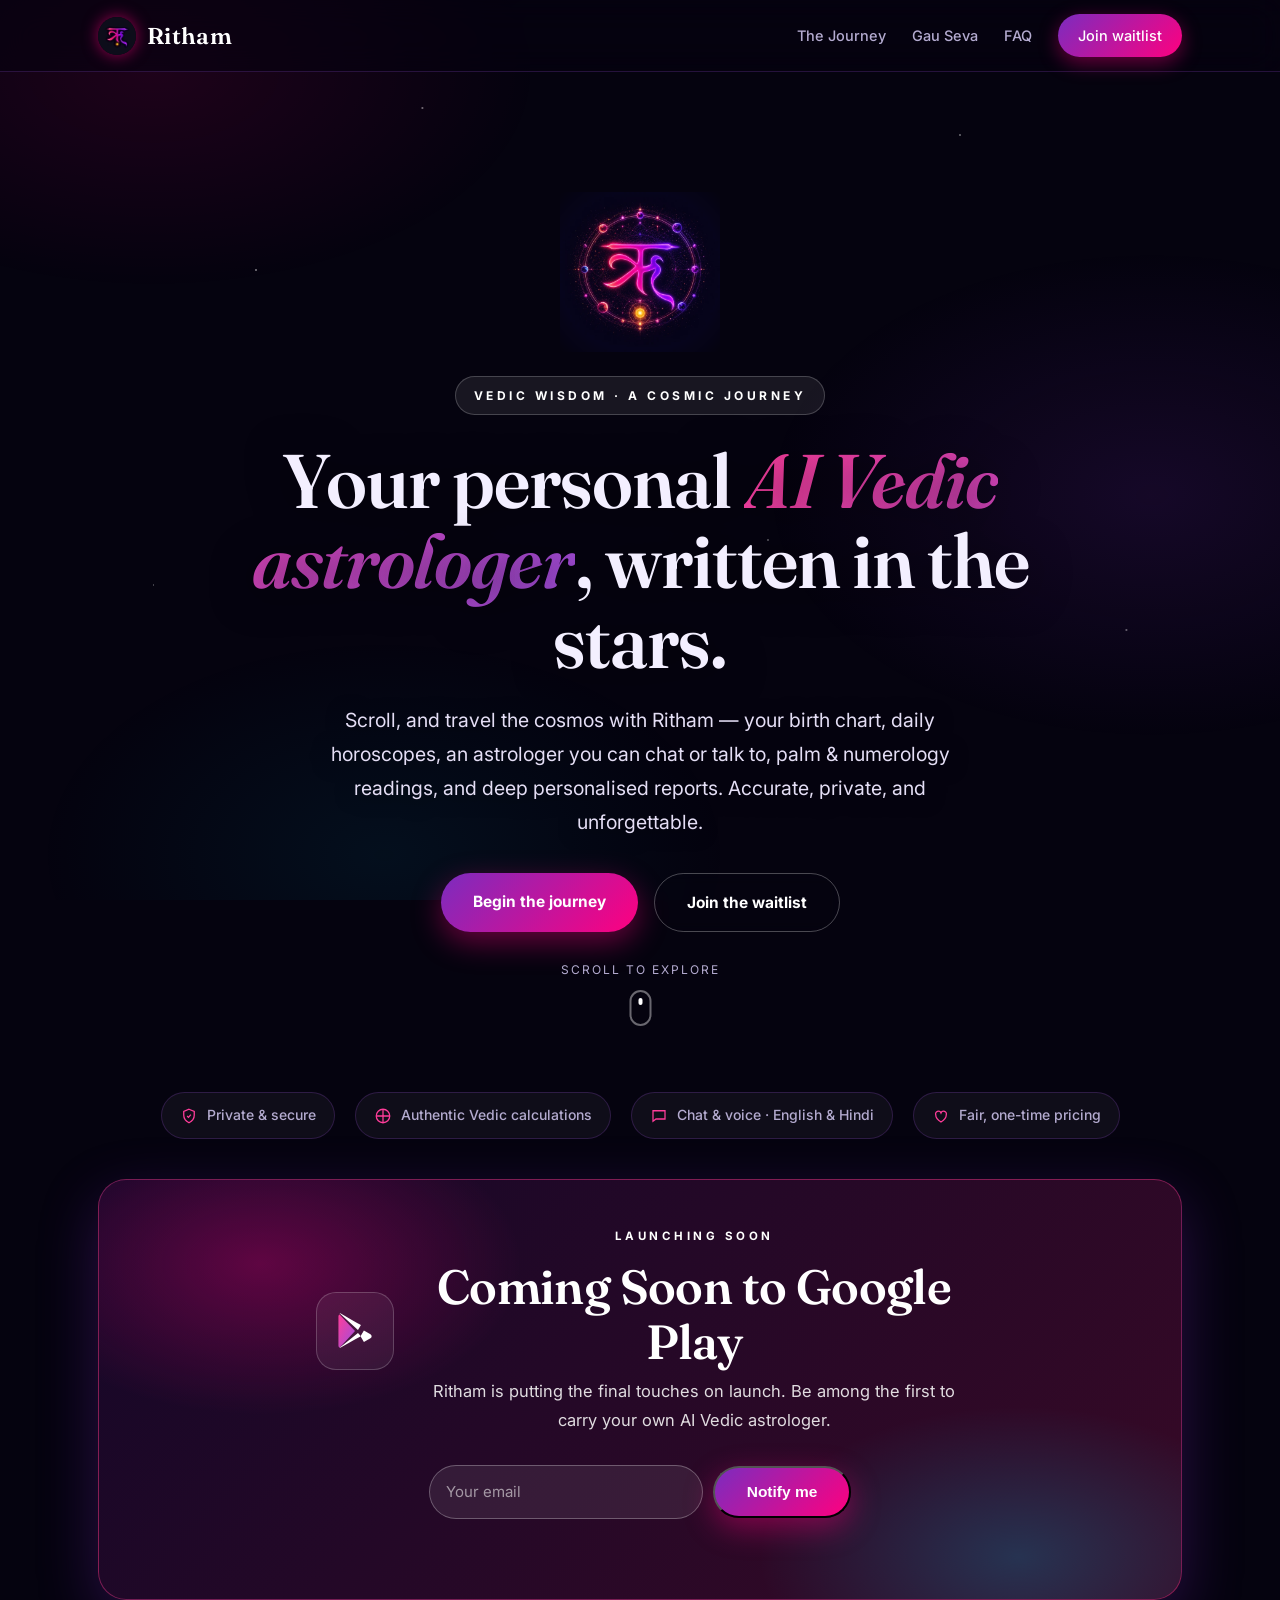
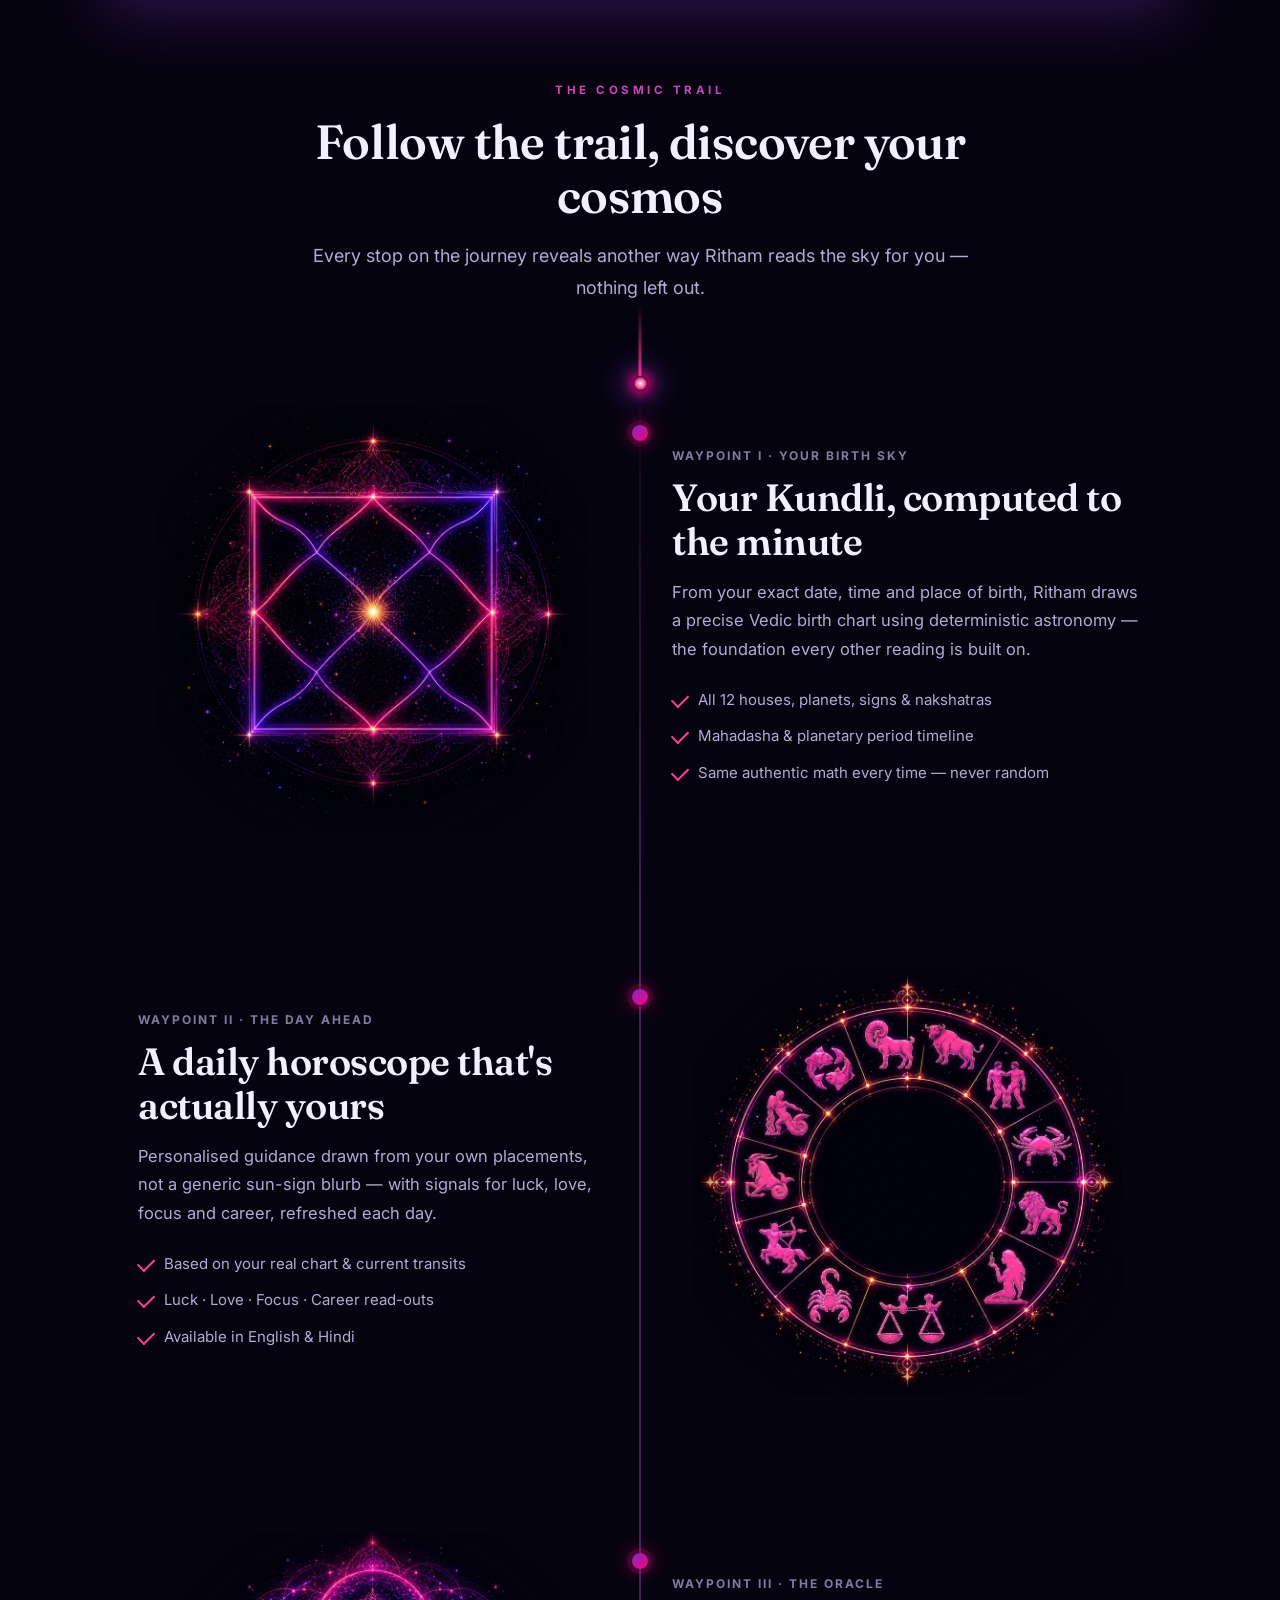
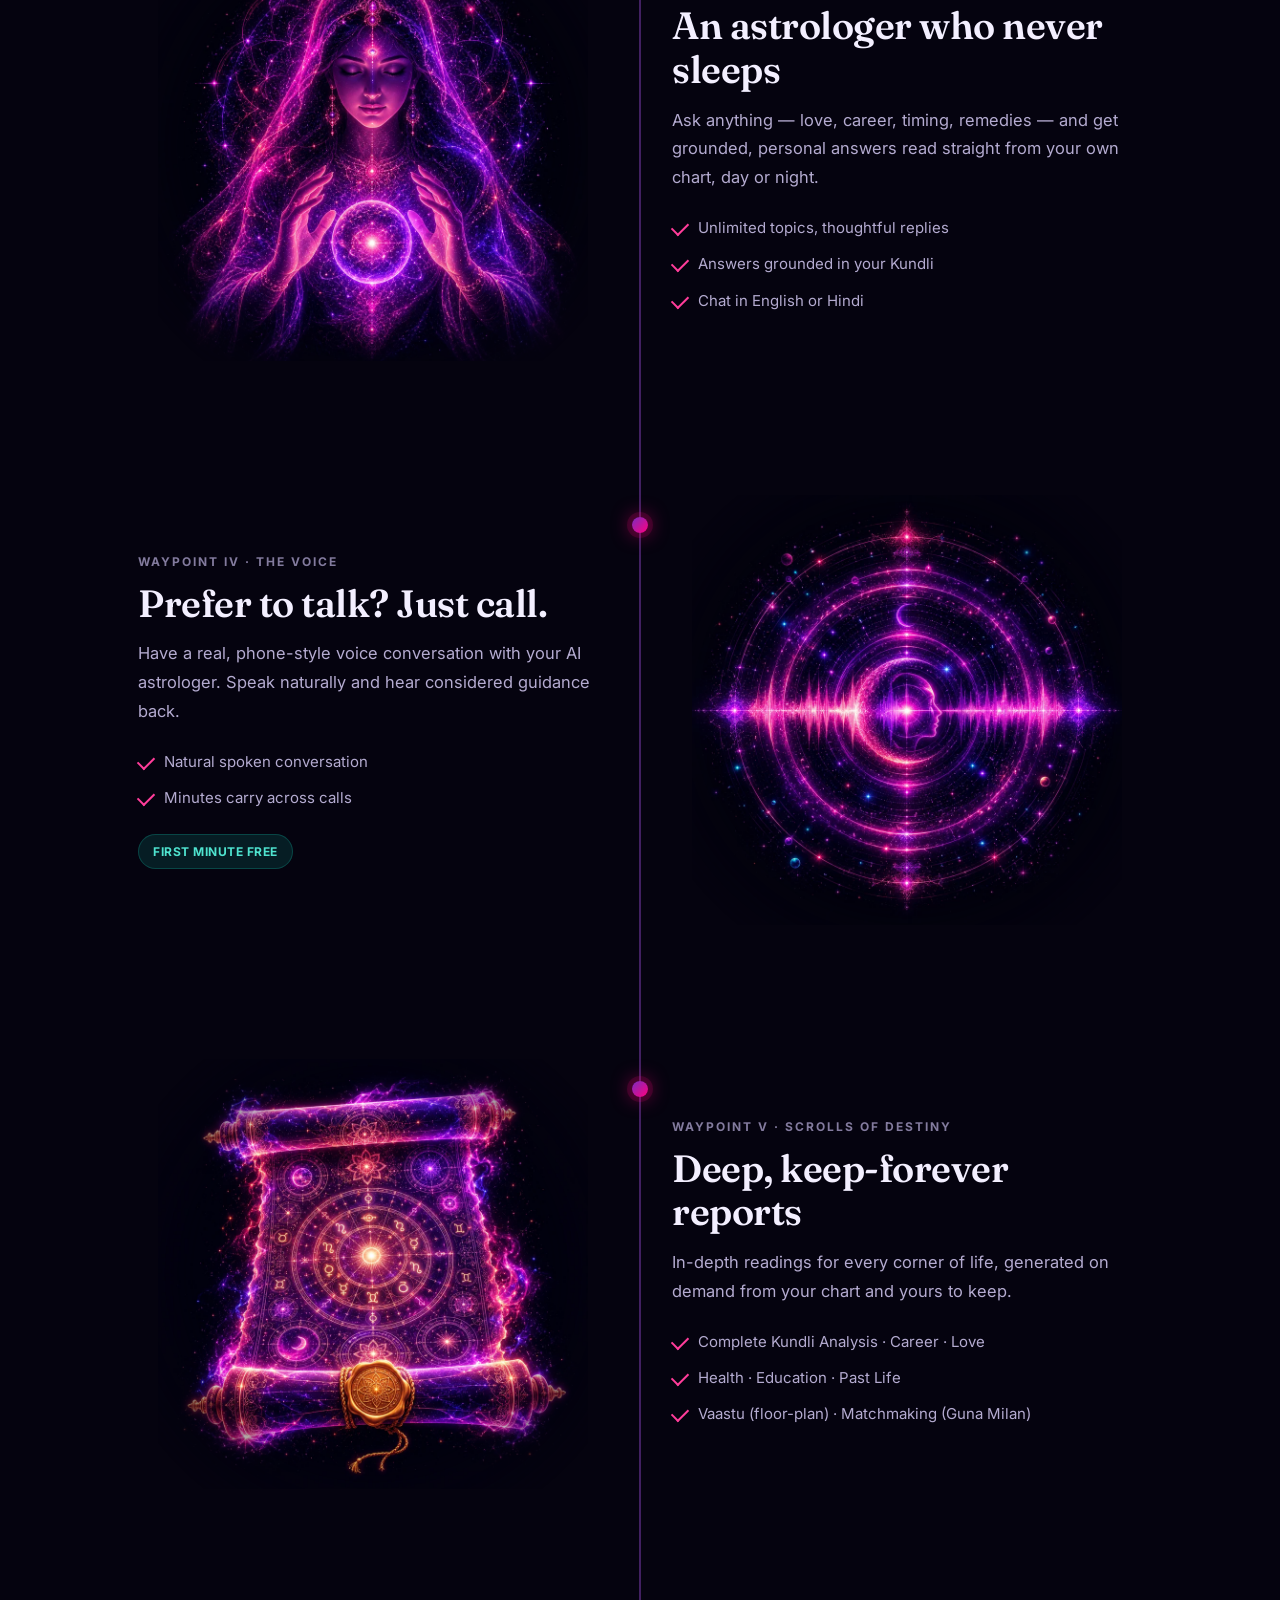
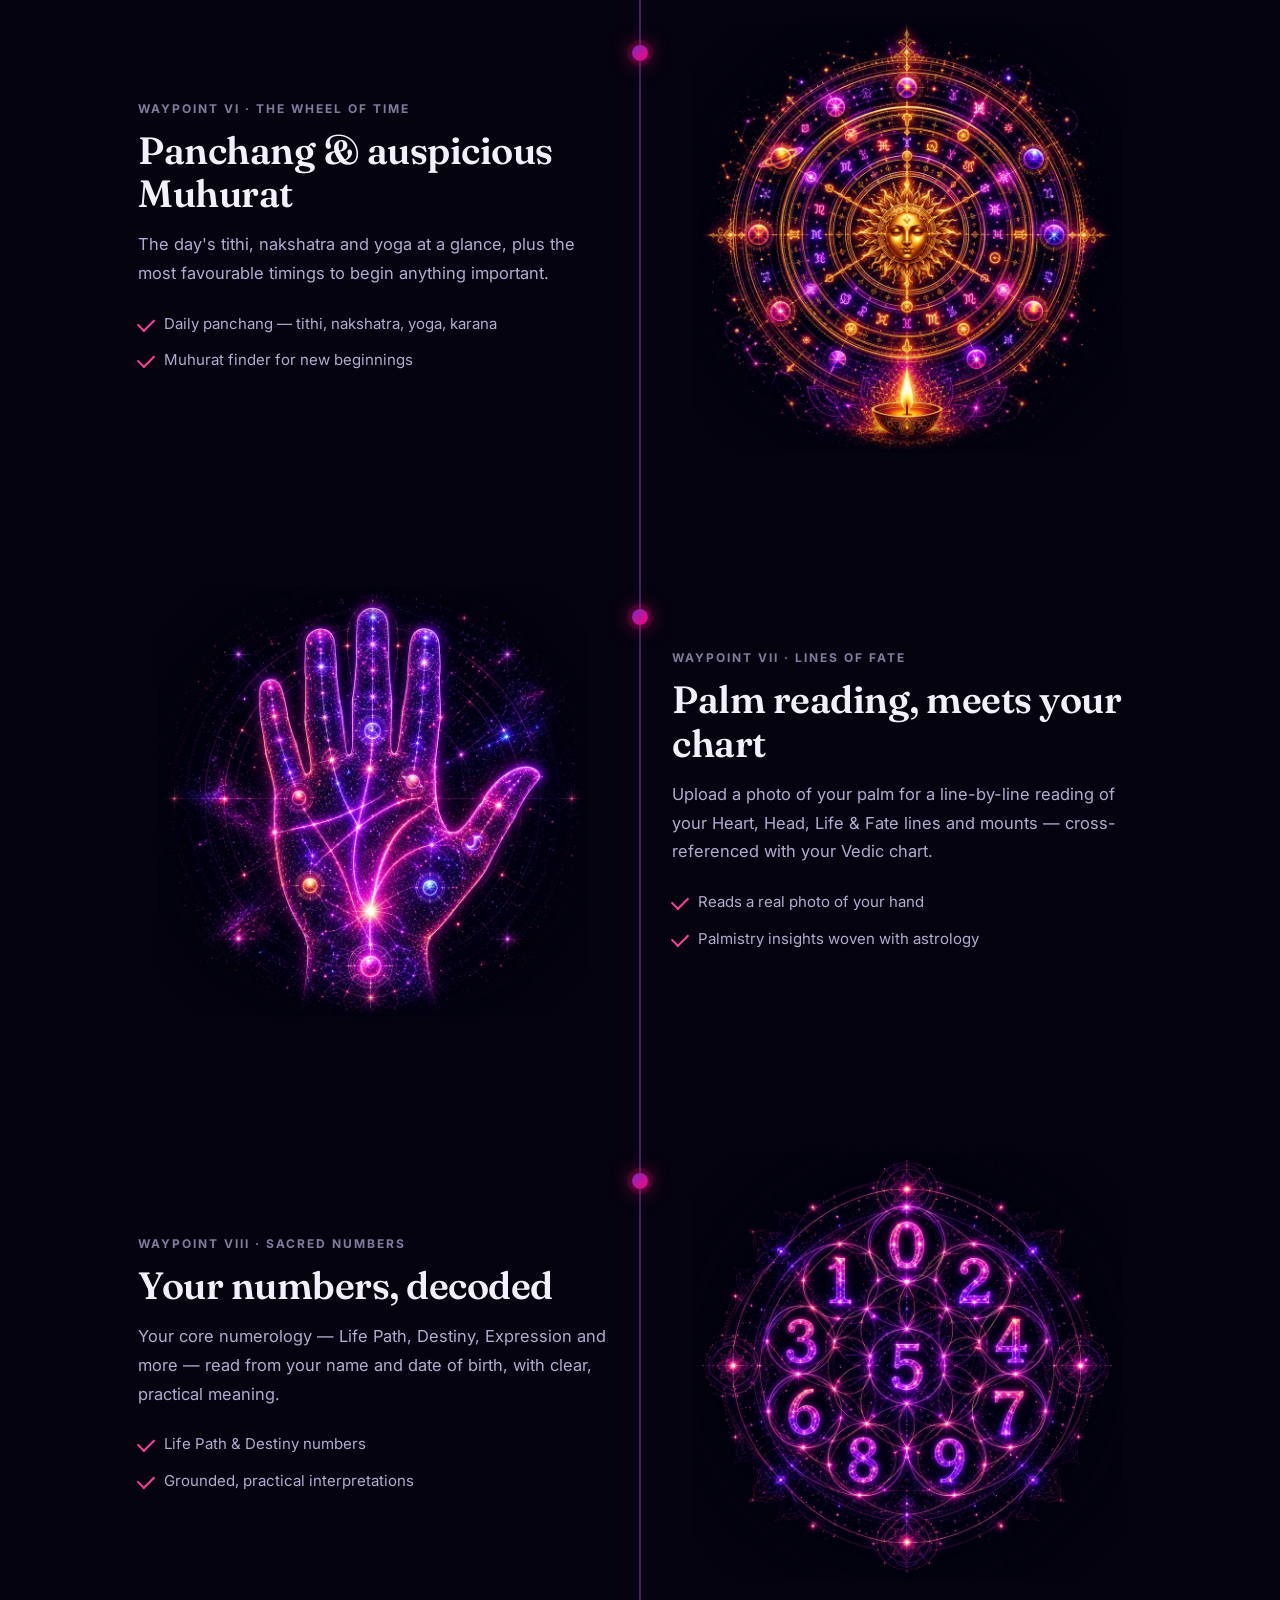
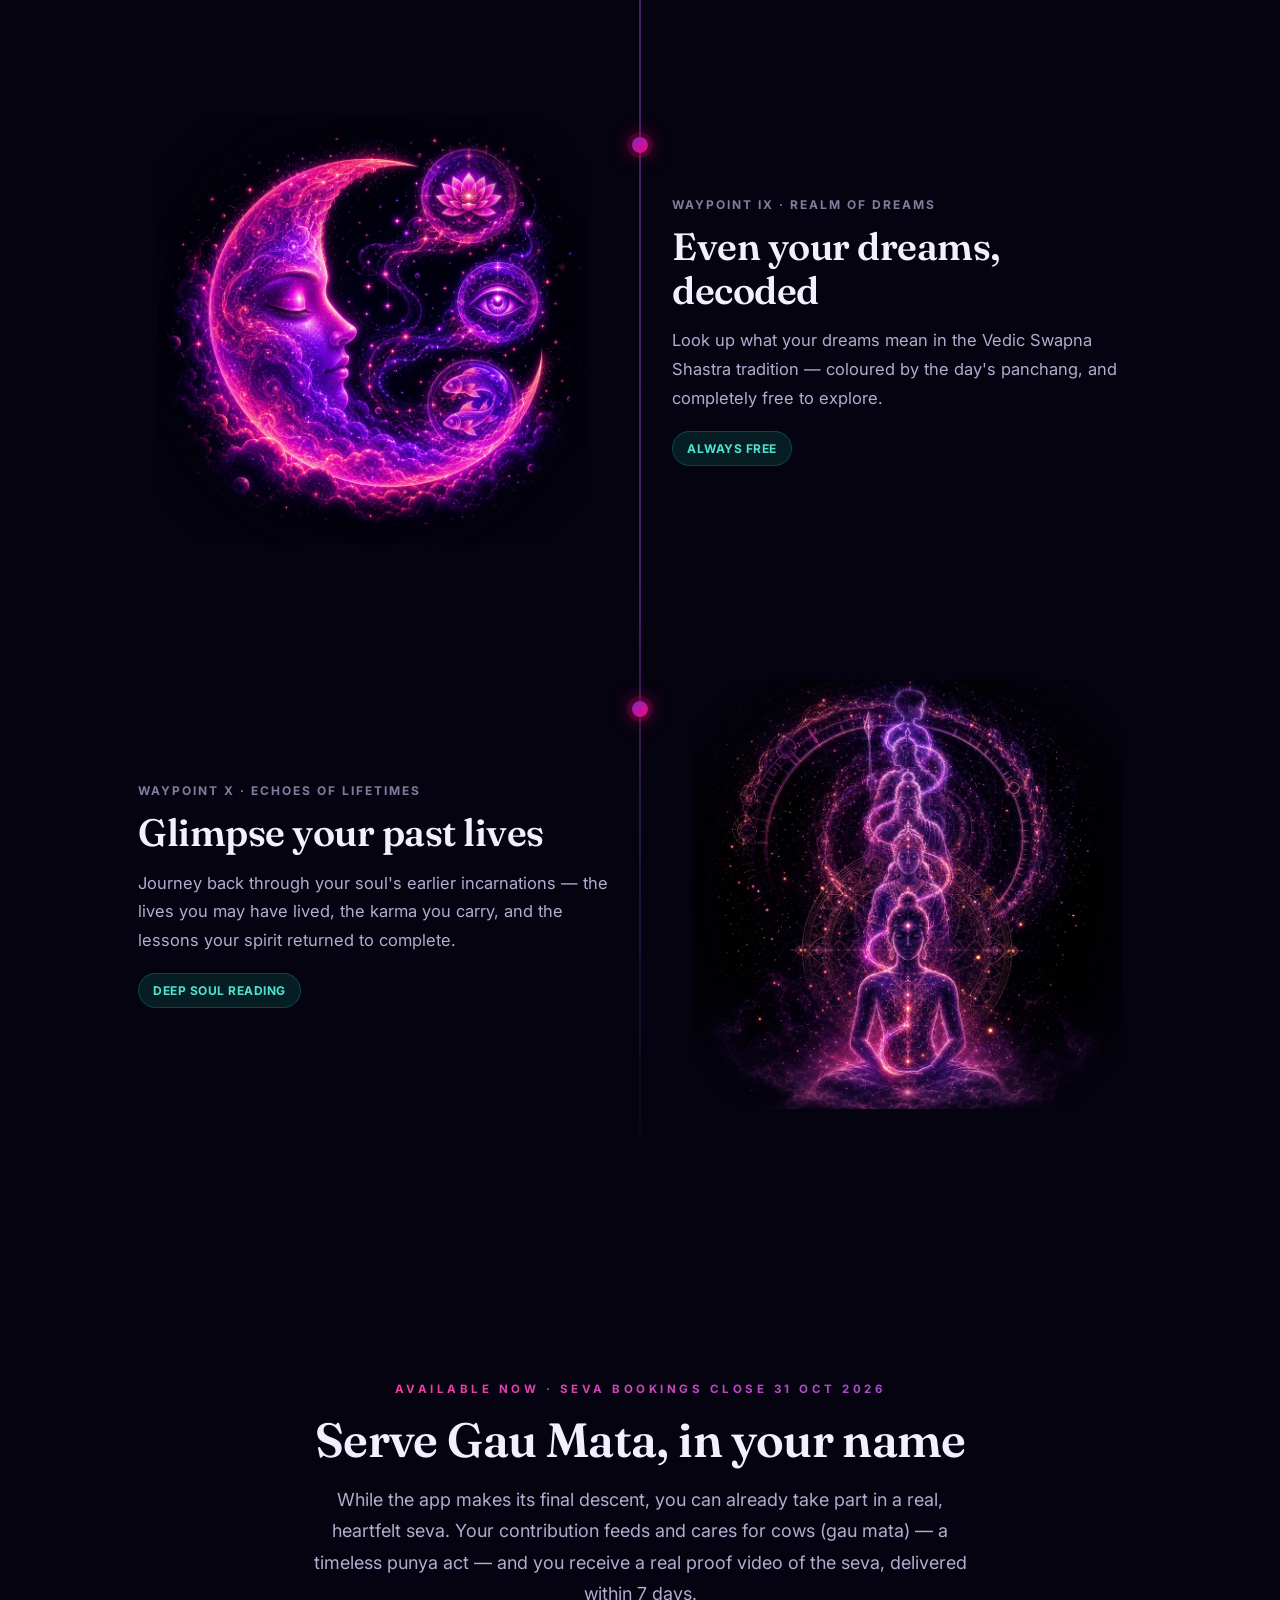
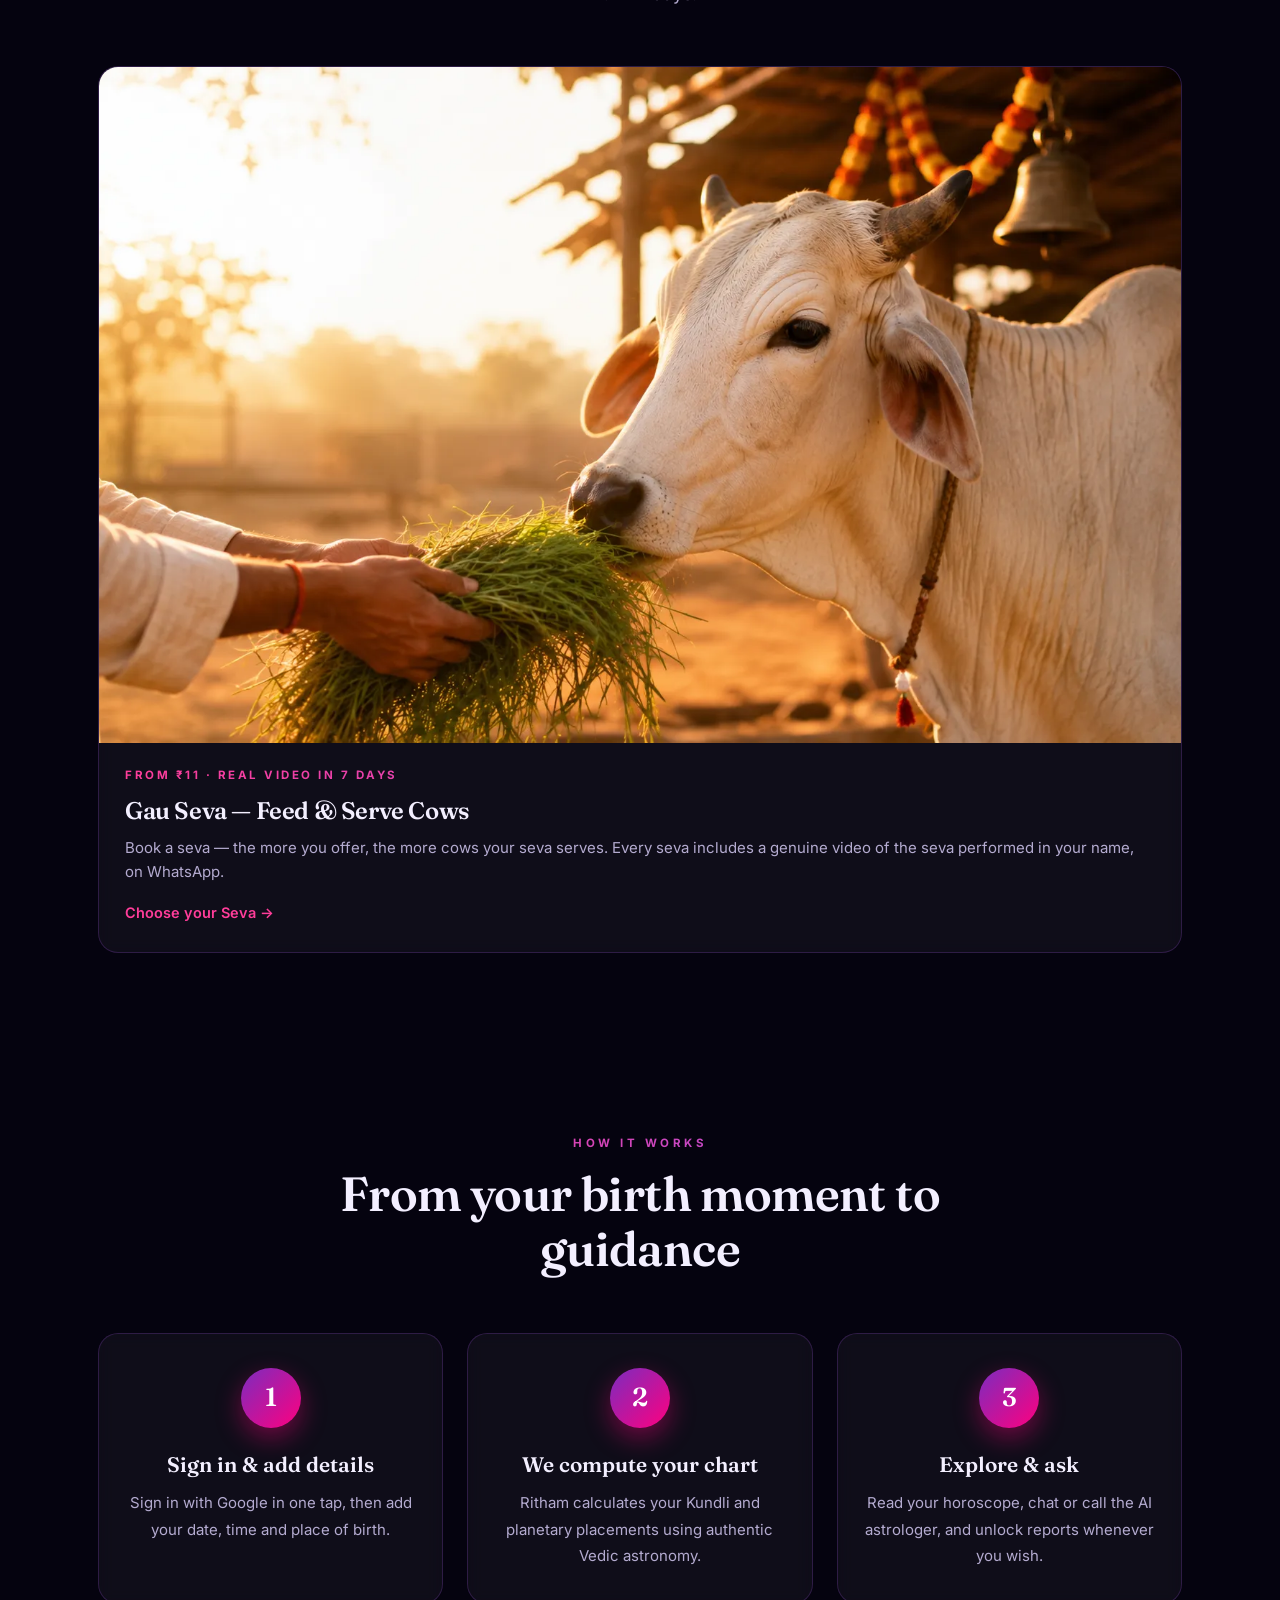
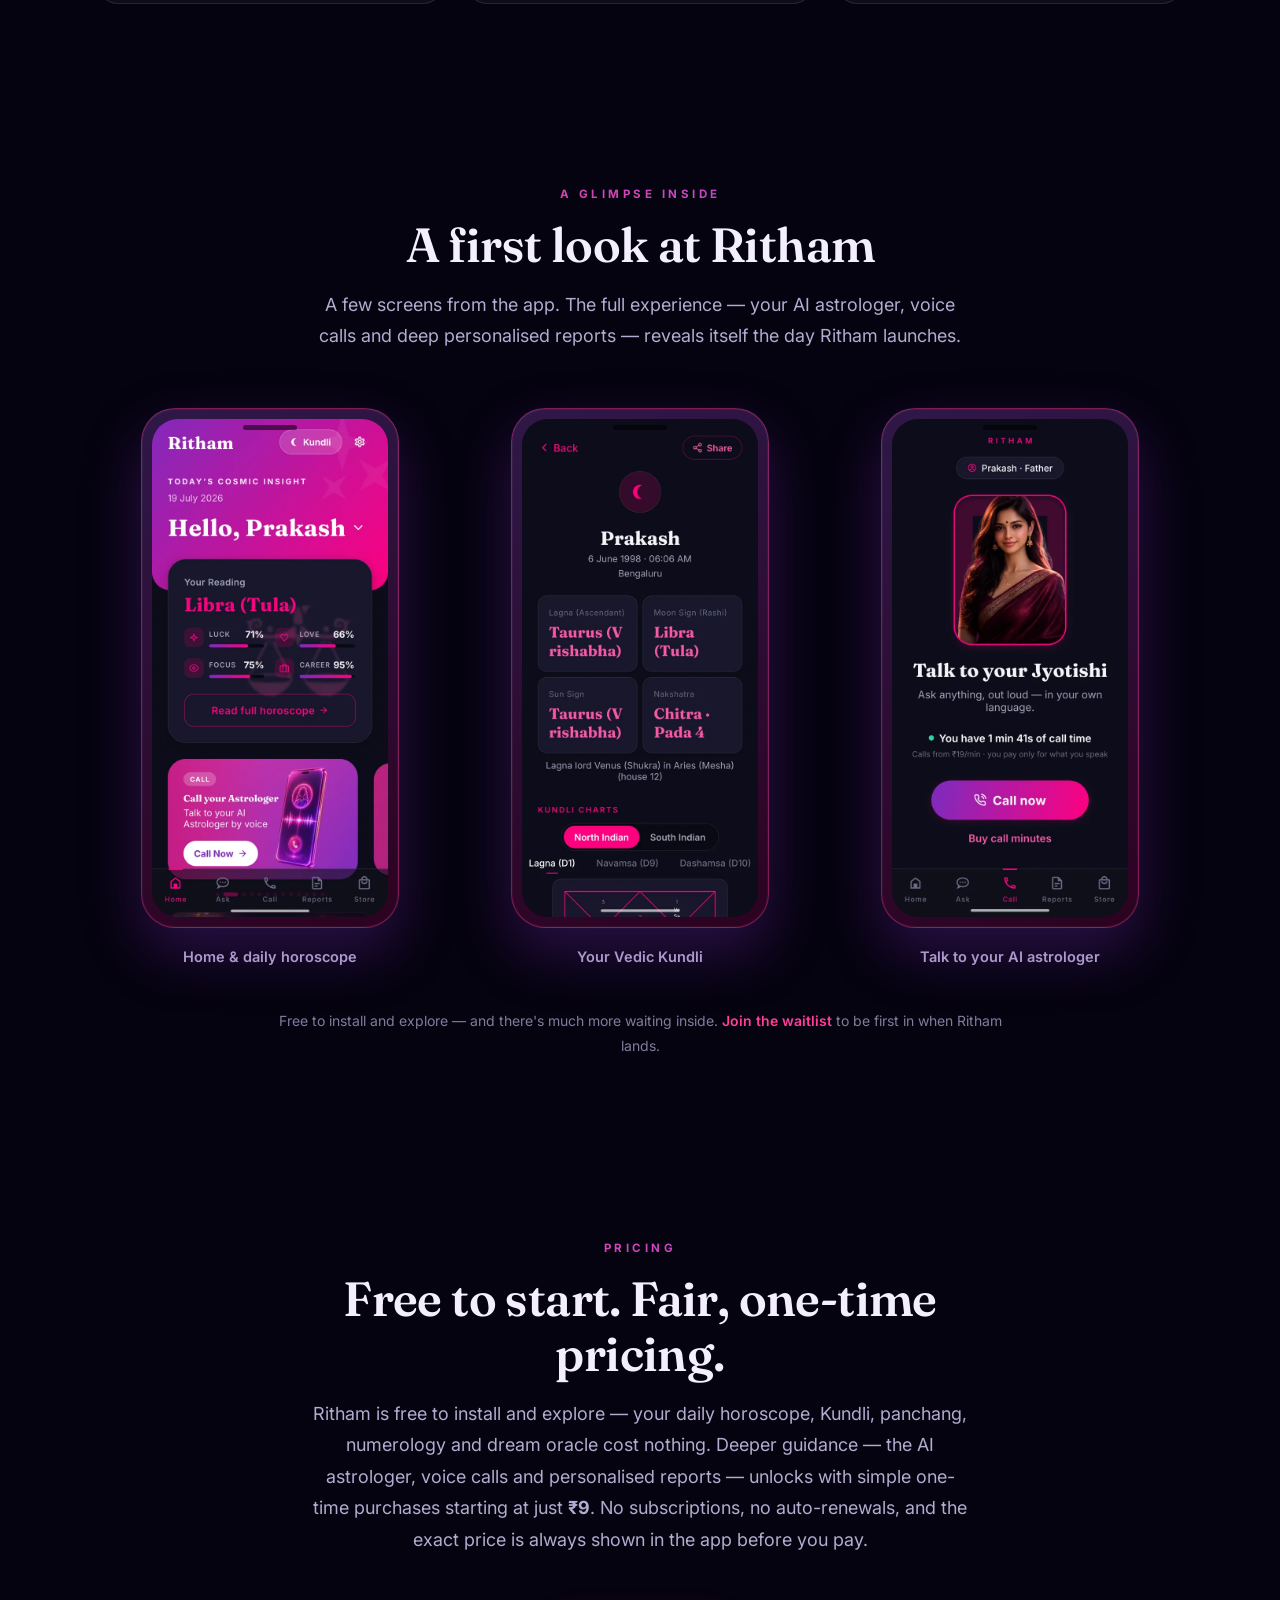
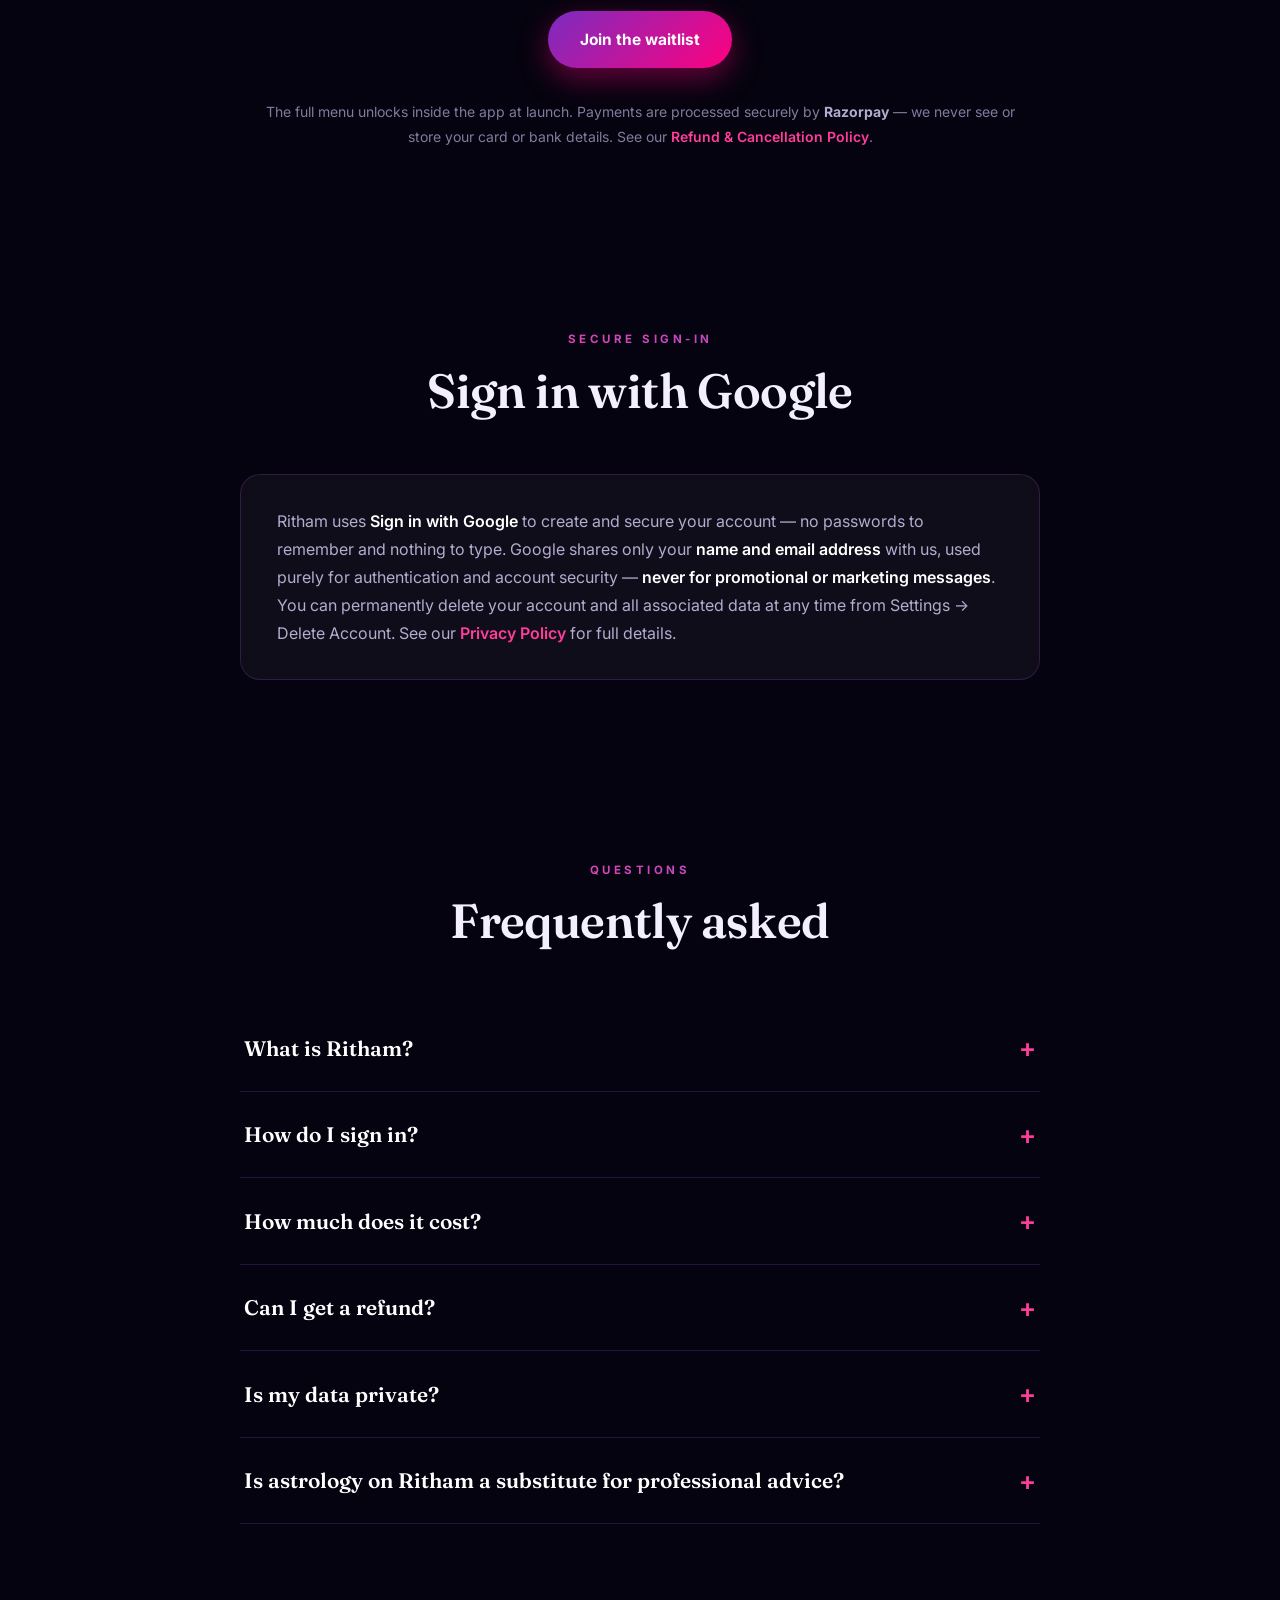
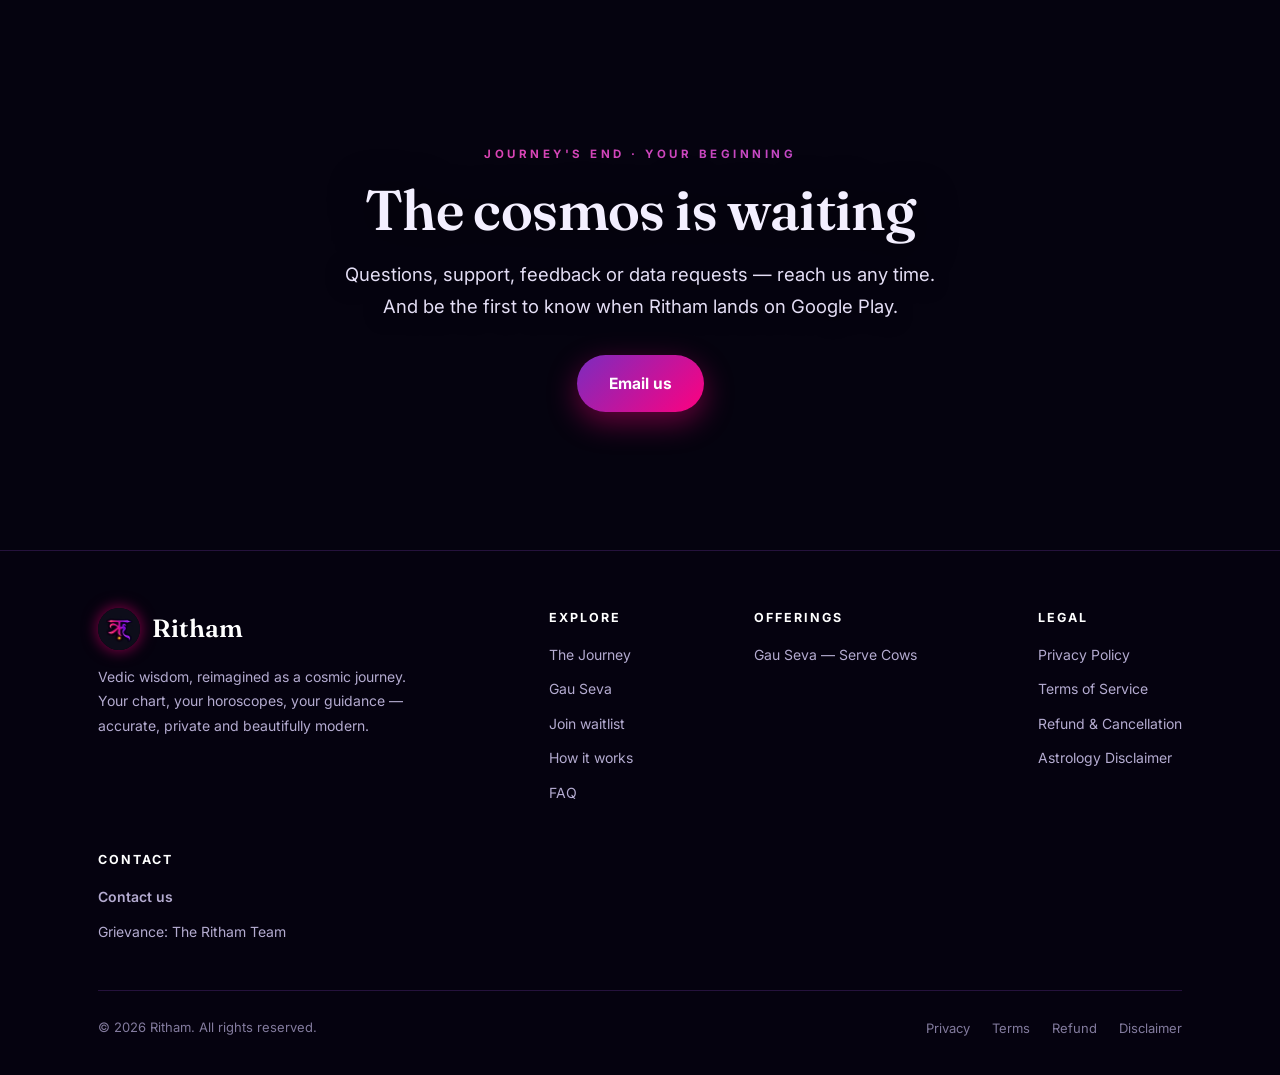
<file: website/index.html>
<!DOCTYPE html>
<html lang="en">
<head>
  <meta charset="UTF-8" />
  <meta name="viewport" content="width=device-width, initial-scale=1.0" />
  <title>Ritham — Your AI Vedic Astrologer · A Cosmic Journey</title>
  <meta name="description" content="Ritham is a Vedic astrology app: your Kundli, daily horoscopes, an AI astrologer you can chat or talk to, panchang, muhurat, palm reading, numerology, a dream oracle and personalised reports — one immersive, private app. Sign in securely with Google." />
  <link rel="icon" href="favicon.png" />
  <meta property="og:title" content="Ritham — Your AI Vedic Astrologer" />
  <meta property="og:description" content="Scroll through the cosmos and discover your Kundli, an AI astrologer, personalised reports and more." />
  <meta property="og:type" content="website" />
  <meta property="og:image" content="img/hero-cosmos.webp" />
  <link rel="preconnect" href="https://fonts.googleapis.com" />
  <link rel="preconnect" href="https://fonts.gstatic.com" crossorigin />
  <link href="https://fonts.googleapis.com/css2?family=Fraunces:ital,opsz,wght@0,9..144,500;0,9..144,600;1,9..144,500;1,9..144,600&family=Inter:wght@400;500;600;700&display=swap" rel="stylesheet" />
  <link rel="stylesheet" href="styles.css?v=20260805" />
  <!-- Meta Pixel Code -->
  <script>
  !function(f,b,e,v,n,t,s)
  {if(f.fbq)return;n=f.fbq=function(){n.callMethod?
  n.callMethod.apply(n,arguments):n.queue.push(arguments)};
  if(!f._fbq)f._fbq=n;n.push=n;n.loaded=!0;n.version='2.0';
  n.queue=[];t=b.createElement(e);t.async=!0;
  t.src=v;s=b.getElementsByTagName(e)[0];
  s.parentNode.insertBefore(t,s)}(window, document,'script',
  'https://connect.facebook.net/en_US/fbevents.js');
  fbq('init', '1001713839547879');
  fbq('track', 'PageView');
  </script>
  <noscript><img height="1" width="1" style="display:none"
  src="https://www.facebook.com/tr?id=1001713839547879&ev=PageView&noscript=1"
  /></noscript>
  <!-- End Meta Pixel Code -->
</head>
<body>
  <header>
    <nav class="nav">
      <a href="index.html" class="nav-brand">
        <img src="logo.png" alt="Ritham logo" />
        <span class="word">Ritham</span>
      </a>
      <div class="nav-links">
        <a href="#journey">The Journey</a>
        <a href="#offerings">Gau Seva</a>
        <a href="#faq">FAQ</a>
        <a href="#coming-soon" class="nav-cta">Join waitlist</a>
      </div>
    </nav>
  </header>

  <main>
    <!-- ── Hero: The Threshold ──────────────────────────── -->
    <section class="hero">
      <div class="hero-bg" aria-hidden="true"></div>
      <img src="img/sigil-ritham.webp" alt="The Ritham celestial sigil" class="hero-sigil" />
      <div class="kicker">Vedic Wisdom · A Cosmic Journey</div>
      <h1>Your personal <em>AI Vedic astrologer</em>, written in the stars.</h1>
      <p class="sub">Scroll, and travel the cosmos with Ritham — your birth chart, daily horoscopes, an astrologer you can chat or talk to, palm &amp; numerology readings, and deep personalised reports. Accurate, private, and unforgettable.</p>
      <div class="cta-row">
        <a href="#journey" class="btn btn-primary">Begin the journey</a>
        <a href="#coming-soon" class="btn btn-ghost">Join the waitlist</a>
      </div>
      <div class="scroll-cue">Scroll to explore<span class="dot"></span></div>
    </section>

    <!-- ── Trust strip ──────────────────────────────────── -->
    <div class="trust">
      <div class="item"><svg viewBox="0 0 24 24" fill="none" stroke="currentColor" stroke-width="1.7"><path d="M12 3l7 3v5c0 4.5-3 8-7 10-4-2-7-5.5-7-10V6z"/><path d="M9.5 12l1.8 1.8 3.2-3.6"/></svg>Private &amp; secure</div>
      <div class="item"><svg viewBox="0 0 24 24" fill="none" stroke="currentColor" stroke-width="1.7"><circle cx="12" cy="12" r="9"/><path d="M12 3v18M3 12h18"/></svg>Authentic Vedic calculations</div>
      <div class="item"><svg viewBox="0 0 24 24" fill="none" stroke="currentColor" stroke-width="1.7"><path d="M4 5h16v11H8l-4 3z"/></svg>Chat &amp; voice · English &amp; Hindi</div>
      <div class="item"><svg viewBox="0 0 24 24" fill="none" stroke="currentColor" stroke-width="1.7"><path d="M12 20s-7-4.3-7-9.4A3.6 3.6 0 0 1 12 8a3.6 3.6 0 0 1 7 2.6C19 15.7 12 20 12 20z"/></svg>Fair, one-time pricing</div>
    </div>

    <!-- ── Coming Soon band ─────────────────────────────── -->
    <section class="playband" id="coming-soon">
      <div class="wrap">
        <div class="playband-inner reveal">
          <div class="pb-glyph">
            <svg viewBox="0 0 512 512" aria-hidden="true"><defs><linearGradient id="pbg2" x1="0" y1="0" x2="1" y2="1"><stop offset="0" stop-color="#FF3D9A"/><stop offset="1" stop-color="#9D4EDD"/></linearGradient></defs><path fill="url(#pbg2)" d="M48 32c-9 5-15 15-15 27v394c0 12 6 22 15 27l208-224L48 32z"/><path fill="#fff" d="M336 176l-64-35L64 21c-5-3-10-4-16-4l248 227 40-68z"/><path fill="#fff" d="M336 336l40 68 88-49c22-12 22-44 0-56l-88-49-40 68 0 18z"/><path fill="#fff" d="M48 481c6 0 11-1 16-4l208-116 64-35-40-42L48 481z"/></svg>
          </div>
          <div class="pb-copy">
            <div class="eyebrow">Launching soon</div>
            <h2>Coming Soon to Google Play</h2>
            <p>Ritham is putting the final touches on launch. Be among the first to carry your own AI Vedic astrologer.</p>
          </div>
          <form class="notify-form" data-fs-user="rithamastro" data-fs-domain="gmail.com">
            <input class="notify-hp" type="text" name="_honey" tabindex="-1" autocomplete="off" aria-hidden="true" />
            <input class="notify-input" type="email" name="email" required autocomplete="email" placeholder="Your email" aria-label="Your email address" />
            <button class="btn btn-primary notify-btn" type="submit">Notify me</button>
            <p class="notify-msg" role="status" aria-live="polite"></p>
          </form>
        </div>
      </div>
    </section>

    <!-- ── The Journey (cosmic trail) ───────────────────── -->
    <section class="journey" id="journey">
      <div class="wrap">
        <div class="section-head reveal">
          <div class="eyebrow grad-text">The Cosmic Trail</div>
          <h2>Follow the trail, discover your cosmos</h2>
          <p>Every stop on the journey reveals another way Ritham reads the sky for you — nothing left out.</p>
        </div>
      </div>

      <div class="waypoints wrap">

        <div class="trail-line" aria-hidden="true"></div>
        <div class="trail-fill" aria-hidden="true"></div>
        <div class="trail-comet" aria-hidden="true"></div>

        <!-- 1 · Kundli -->
        <div class="waypoint">
          <span class="wp-node" aria-hidden="true"></span>
          <div class="wp-media reveal-l"><img src="img/wp-kundli.webp" alt="Vedic Kundli birth chart" /></div>
          <div class="wp-text reveal-r">
            <div class="step-label">Waypoint I · Your Birth Sky</div>
            <h3>Your Kundli, computed to the minute</h3>
            <p>From your exact date, time and place of birth, Ritham draws a precise Vedic birth chart using deterministic astronomy — the foundation every other reading is built on.</p>
            <ul class="wp-list">
              <li>All 12 houses, planets, signs &amp; nakshatras</li>
              <li>Mahadasha &amp; planetary period timeline</li>
              <li>Same authentic math every time — never random</li>
            </ul>
          </div>
        </div>

        <!-- 2 · Daily Horoscope -->
        <div class="waypoint reverse">
          <span class="wp-node" aria-hidden="true"></span>
          <div class="wp-media reveal-r"><img src="img/zodiac-wheel.webp" alt="Zodiac wheel — daily horoscope" /></div>
          <div class="wp-text reveal-l">
            <div class="step-label">Waypoint II · The Day Ahead</div>
            <h3>A daily horoscope that's actually yours</h3>
            <p>Personalised guidance drawn from your own placements, not a generic sun-sign blurb — with signals for luck, love, focus and career, refreshed each day.</p>
            <ul class="wp-list">
              <li>Based on your real chart &amp; current transits</li>
              <li>Luck · Love · Focus · Career read-outs</li>
              <li>Available in English &amp; Hindi</li>
            </ul>
          </div>
        </div>

        <!-- 3 · AI Chat -->
        <div class="waypoint">
          <span class="wp-node" aria-hidden="true"></span>
          <div class="wp-media reveal-l"><img src="img/wp-oracle.webp" alt="AI astrologer oracle" /></div>
          <div class="wp-text reveal-r">
            <div class="step-label">Waypoint III · The Oracle</div>
            <h3>An astrologer who never sleeps</h3>
            <p>Ask anything — love, career, timing, remedies — and get grounded, personal answers read straight from your own chart, day or night.</p>
            <ul class="wp-list">
              <li>Unlimited topics, thoughtful replies</li>
              <li>Answers grounded in your Kundli</li>
              <li>Chat in English or Hindi</li>
            </ul>
          </div>
        </div>

        <!-- 4 · Voice Call -->
        <div class="waypoint reverse">
          <span class="wp-node" aria-hidden="true"></span>
          <div class="wp-media reveal-r"><img src="img/wp-voice.webp" alt="AI voice call" /></div>
          <div class="wp-text reveal-l">
            <div class="step-label">Waypoint IV · The Voice</div>
            <h3>Prefer to talk? Just call.</h3>
            <p>Have a real, phone-style voice conversation with your AI astrologer. Speak naturally and hear considered guidance back.</p>
            <ul class="wp-list">
              <li>Natural spoken conversation</li>
              <li>Minutes carry across calls</li>
            </ul>
            <span class="wp-tag">First minute free</span>
          </div>
        </div>

        <!-- 5 · Reports -->
        <div class="waypoint">
          <span class="wp-node" aria-hidden="true"></span>
          <div class="wp-media reveal-l"><img src="img/wp-reports.webp" alt="Personalised astrology reports" /></div>
          <div class="wp-text reveal-r">
            <div class="step-label">Waypoint V · Scrolls of Destiny</div>
            <h3>Deep, keep-forever reports</h3>
            <p>In-depth readings for every corner of life, generated on demand from your chart and yours to keep.</p>
            <ul class="wp-list">
              <li>Complete Kundli Analysis · Career · Love</li>
              <li>Health · Education · Past Life</li>
              <li>Vaastu (floor-plan) · Matchmaking (Guna Milan)</li>
            </ul>
          </div>
        </div>

        <!-- 6 · Panchang & Muhurat -->
        <div class="waypoint reverse">
          <span class="wp-node" aria-hidden="true"></span>
          <div class="wp-media reveal-r"><img src="img/wp-time.webp" alt="Panchang and Muhurat cosmic clock" /></div>
          <div class="wp-text reveal-l">
            <div class="step-label">Waypoint VI · The Wheel of Time</div>
            <h3>Panchang &amp; auspicious Muhurat</h3>
            <p>The day's tithi, nakshatra and yoga at a glance, plus the most favourable timings to begin anything important.</p>
            <ul class="wp-list">
              <li>Daily panchang — tithi, nakshatra, yoga, karana</li>
              <li>Muhurat finder for new beginnings</li>
            </ul>
          </div>
        </div>

        <!-- 7 · Palm Reading -->
        <div class="waypoint">
          <span class="wp-node" aria-hidden="true"></span>
          <div class="wp-media reveal-l"><img src="img/wp-palm.webp" alt="Palm reading" /></div>
          <div class="wp-text reveal-r">
            <div class="step-label">Waypoint VII · Lines of Fate</div>
            <h3>Palm reading, meets your chart</h3>
            <p>Upload a photo of your palm for a line-by-line reading of your Heart, Head, Life &amp; Fate lines and mounts — cross-referenced with your Vedic chart.</p>
            <ul class="wp-list">
              <li>Reads a real photo of your hand</li>
              <li>Palmistry insights woven with astrology</li>
            </ul>
          </div>
        </div>

        <!-- 8 · Numerology -->
        <div class="waypoint reverse">
          <span class="wp-node" aria-hidden="true"></span>
          <div class="wp-media reveal-r"><img src="img/wp-numbers.webp" alt="Numerology" /></div>
          <div class="wp-text reveal-l">
            <div class="step-label">Waypoint VIII · Sacred Numbers</div>
            <h3>Your numbers, decoded</h3>
            <p>Your core numerology — Life Path, Destiny, Expression and more — read from your name and date of birth, with clear, practical meaning.</p>
            <ul class="wp-list">
              <li>Life Path &amp; Destiny numbers</li>
              <li>Grounded, practical interpretations</li>
            </ul>
          </div>
        </div>

        <!-- 9 · Dream Oracle -->
        <div class="waypoint">
          <span class="wp-node" aria-hidden="true"></span>
          <div class="wp-media reveal-l"><img src="img/wp-dream.webp" alt="Dream oracle" /></div>
          <div class="wp-text reveal-r">
            <div class="step-label">Waypoint IX · Realm of Dreams</div>
            <h3>Even your dreams, decoded</h3>
            <p>Look up what your dreams mean in the Vedic Swapna Shastra tradition — coloured by the day's panchang, and completely free to explore.</p>
            <span class="wp-tag">Always free</span>
          </div>
        </div>

        <!-- 10 · Past Life -->
        <div class="waypoint reverse">
          <span class="wp-node" aria-hidden="true"></span>
          <div class="wp-media reveal-r"><img src="img/wp-pastlife.webp" alt="Past life reading" /></div>
          <div class="wp-text reveal-l">
            <div class="step-label">Waypoint X · Echoes of Lifetimes</div>
            <h3>Glimpse your past lives</h3>
            <p>Journey back through your soul's earlier incarnations — the lives you may have lived, the karma you carry, and the lessons your spirit returned to complete.</p>
            <span class="wp-tag">Deep soul reading</span>
          </div>
        </div>

      </div>
    </section>

    <!-- ── Sacred Offering: Gau Seva (bookable now) ──────── -->
    <section id="offerings">
      <div class="wrap">
        <div class="section-head reveal">
          <div class="eyebrow grad-text">Available now · Seva bookings close 31 Oct 2026</div>
          <h2>Serve Gau Mata, in your name</h2>
          <p>While the app makes its final descent, you can already take part in a real, heartfelt seva. Your contribution feeds and cares for cows (gau mata) — a timeless punya act — and you receive a real proof video of the seva, delivered within 7 days.</p>
        </div>
        <div class="offer-grid">
          <a class="offer-card glass reveal" href="gauseva/index.html">
            <div class="offer-media"><img src="gauseva/img/gau-hero.webp" alt="Gau Seva — feeding and caring for cows" loading="lazy" /></div>
            <div class="offer-body">
              <div class="offer-eyebrow grad-text">From ₹11 · Real video in 7 days</div>
              <h3>Gau Seva — Feed &amp; Serve Cows</h3>
              <p>Book a seva — the more you offer, the more cows your seva serves. Every seva includes a genuine video of the seva performed in your name, on WhatsApp.</p>
              <span class="offer-link">Choose your Seva →</span>
            </div>
          </a>
        </div>
      </div>
    </section>

    <!-- ── How it works ─────────────────────────────────── -->
    <section id="how">
      <div class="wrap">
        <div class="section-head reveal">
          <div class="eyebrow grad-text">How it works</div>
          <h2>From your birth moment to guidance</h2>
        </div>
        <div class="steps">
          <div class="step glass reveal">
            <div class="num">1</div>
            <h3>Sign in &amp; add details</h3>
            <p>Sign in with Google in one tap, then add your date, time and place of birth.</p>
          </div>
          <div class="step glass reveal">
            <div class="num">2</div>
            <h3>We compute your chart</h3>
            <p>Ritham calculates your Kundli and planetary placements using authentic Vedic astronomy.</p>
          </div>
          <div class="step glass reveal">
            <div class="num">3</div>
            <h3>Explore &amp; ask</h3>
            <p>Read your horoscope, chat or call the AI astrologer, and unlock reports whenever you wish.</p>
          </div>
        </div>
      </div>
    </section>

    <!-- ── App Demo (teaser screenshots) ─────────────────── -->
    <section id="demo">
      <div class="wrap">
        <div class="section-head reveal">
          <div class="eyebrow grad-text">A glimpse inside</div>
          <h2>A first look at Ritham</h2>
          <p>A few screens from the app. The full experience — your AI astrologer, voice calls and deep personalised reports — reveals itself the day Ritham launches.</p>
        </div>

        <div class="shots">
          <figure class="shot reveal">
            <div class="phone"><img src="img/shot-home.webp" alt="Ritham app home screen showing today's personalised horoscope" loading="lazy" /></div>
            <figcaption>Home &amp; daily horoscope</figcaption>
          </figure>
          <figure class="shot reveal">
            <div class="phone"><img src="img/shot-kundli.webp" alt="Ritham Kundli birth chart screen" loading="lazy" /></div>
            <figcaption>Your Vedic Kundli</figcaption>
          </figure>
          <figure class="shot reveal">
            <div class="phone"><img src="img/shot-call.webp" alt="Ritham voice call with AI astrologer screen" loading="lazy" /></div>
            <figcaption>Talk to your AI astrologer</figcaption>
          </figure>
        </div>

        <p class="demo-note">Free to install and explore — and there's much more waiting inside. <a class="mail" href="#coming-soon">Join the waitlist</a> to be first in when Ritham lands.</p>
      </div>
    </section>

    <!-- ── Pricing (teaser) ─────────────────────────────── -->
    <section id="pricing">
      <div class="wrap">
        <div class="section-head reveal">
          <div class="eyebrow grad-text">Pricing</div>
          <h2>Free to start. Fair, one-time pricing.</h2>
          <p>Ritham is free to install and explore — your daily horoscope, Kundli, panchang, numerology and dream oracle cost nothing. Deeper guidance — the AI astrologer, voice calls and personalised reports — unlocks with simple one-time purchases starting at just <strong>₹9</strong>. No subscriptions, no auto-renewals, and the exact price is always shown in the app before you pay.</p>
        </div>

        <div class="price-cta reveal">
          <a href="#coming-soon" class="btn btn-primary">Join the waitlist</a>
          <p class="price-note">The full menu unlocks inside the app at launch. Payments are processed securely by <strong>Razorpay</strong> — we never see or store your card or bank details. See our <a class="mail" href="refund.html">Refund &amp; Cancellation Policy</a>.</p>
        </div>
      </div>
    </section>

    <!-- ── Secure sign-in ───────────────────────────────── -->
    <section id="security">
      <div class="wrap">
        <div class="section-head reveal">
          <div class="eyebrow grad-text">Secure sign-in</div>
          <h2>Sign in with Google</h2>
        </div>
        <div class="signin-note glass reveal">
          <p>Ritham uses <strong>Sign in with Google</strong> to create and secure your account — no passwords to remember and nothing to type. Google shares only your <strong>name and email address</strong> with us, used purely for authentication and account security — <strong>never for promotional or marketing messages</strong>. You can permanently delete your account and all associated data at any time from Settings → Delete Account. See our <a class="mail" href="privacy.html">Privacy Policy</a> for full details.</p>
        </div>
      </div>
    </section>

    <!-- ── FAQ ──────────────────────────────────────────── -->
    <section id="faq">
      <div class="wrap">
        <div class="section-head reveal">
          <div class="eyebrow grad-text">Questions</div>
          <h2>Frequently asked</h2>
        </div>
        <div class="faq reveal">
          <details>
            <summary>What is Ritham?</summary>
            <p>Ritham is a Vedic astrology app that computes your birth chart (Kundli) and gives you daily horoscopes, an AI astrologer you can chat or talk to, panchang and muhurat, palm reading, numerology, a dream oracle and detailed reports — all generated from your birth details.</p>
          </details>
          <details>
            <summary>How do I sign in?</summary>
            <p>Tap <strong>Continue with Google</strong> and choose your account — you're in instantly, with no passwords to remember.</p>
          </details>
          <details>
            <summary>How much does it cost?</summary>
            <p>Ritham is free to install and explore. Deeper features — the AI astrologer, voice calls and detailed reports — are simple one-time purchases starting at just ₹9, processed securely by Razorpay. The exact price is always shown in the app before you pay, so you're never charged anything unexpectedly.</p>
          </details>
          <details>
            <summary>Can I get a refund?</summary>
            <p>Because readings and reports are generated and delivered digitally the moment you buy, they are generally non-refundable. If you were charged but did not receive what you paid for, contact us and we'll make it right. Full details are in our <a class="mail" href="refund.html">Refund &amp; Cancellation Policy</a>.</p>
          </details>
          <details>
            <summary>Is my data private?</summary>
            <p>Yes. Your birth details, chats and reports are visible only to you, and your payment details are handled by Razorpay and never stored by us. You can delete your account and all its data at any time from Settings → Delete Account.</p>
          </details>
          <details>
            <summary>Is astrology on Ritham a substitute for professional advice?</summary>
            <p>No. Readings are offered for guidance, reflection and entertainment, and are not a substitute for professional medical, legal, financial or psychological advice. Please see our <a class="mail" href="disclaimer.html">Disclaimer</a>.</p>
          </details>
        </div>
      </div>
    </section>

    <!-- ── Arrival CTA ──────────────────────────────────── -->
    <section class="arrival" id="contact">
      <div class="arrival-bg" aria-hidden="true"></div>
      <div class="reveal">
        <div class="eyebrow grad-text">Journey's end · your beginning</div>
        <h2>The cosmos is waiting</h2>
        <p>Questions, support, feedback or data requests — reach us any time. And be the first to know when Ritham lands on Google Play.</p>
        <a href="#" class="btn btn-primary contact-link" data-u="rithamastro" data-d="gmail.com">Email us</a>
      </div>
    </section>
  </main>

  <!-- ── Footer ─────────────────────────────────────────── -->
  <footer>
    <div class="wrap">
      <div class="footer-grid">
        <div class="footer-brand">
          <div class="fb-row">
            <img src="logo.png" alt="Ritham logo" />
            <span class="word">Ritham</span>
          </div>
          <p>Vedic wisdom, reimagined as a cosmic journey. Your chart, your horoscopes, your guidance — accurate, private and beautifully modern.</p>
        </div>
        <div class="footer-col">
          <h4>Explore</h4>
          <a href="#journey">The Journey</a>
          <a href="#offerings">Gau Seva</a>
          <a href="#coming-soon">Join waitlist</a>
          <a href="#how">How it works</a>
          <a href="#faq">FAQ</a>
        </div>
        <div class="footer-col">
          <h4>Offerings</h4>
          <a href="gauseva/index.html">Gau Seva — Serve Cows</a>
        </div>
        <div class="footer-col">
          <h4>Legal</h4>
          <a href="privacy.html">Privacy Policy</a>
          <a href="terms.html">Terms of Service</a>
          <a href="refund.html">Refund &amp; Cancellation</a>
          <a href="disclaimer.html">Astrology Disclaimer</a>
        </div>
        <div class="footer-col">
          <h4>Contact</h4>
          <a class="mail contact-link" href="#" data-u="rithamastro" data-d="gmail.com">Contact us</a>
          <span>Grievance: The Ritham Team</span>
        </div>
      </div>
      <div class="footer-bottom">
        <span class="copy">© 2026 Ritham. All rights reserved.</span>
        <span class="mini">
          <a href="privacy.html">Privacy</a>
          <a href="terms.html">Terms</a>
          <a href="refund.html">Refund</a>
          <a href="disclaimer.html">Disclaimer</a>
        </span>
      </div>
    </div>
  </footer>

  <script>
    var reduce = window.matchMedia && window.matchMedia('(prefers-reduced-motion: reduce)').matches;

    // Email obfuscation — assembled at runtime, not in the page source.
    document.querySelectorAll('.contact-link').forEach(function (a) {
      a.href = 'mailto:' + a.getAttribute('data-u') + '@' + a.getAttribute('data-d');
    });

    // Reveal on scroll (fade + directional slide).
    (function () {
      var els = document.querySelectorAll('.reveal, .reveal-l, .reveal-r');
      if (reduce || !('IntersectionObserver' in window)) {
        els.forEach(function (el) { el.classList.add('in'); });
        return;
      }
      var io = new IntersectionObserver(function (entries) {
        entries.forEach(function (e) {
          if (e.isIntersecting) { e.target.classList.add('in'); io.unobserve(e.target); }
        });
      }, { threshold: 0.16 });
      els.forEach(function (el) { io.observe(el); });
    })();

    // The comet descends the trail as you scroll through the journey.
    (function () {
      if (reduce) return;
      var journey = document.querySelector('.waypoints');
      var fill = document.querySelector('.trail-fill');
      var comet = document.querySelector('.trail-comet');
      if (!journey || !fill || !comet) return;
      var TOP = 24, BOT = 60, ticking = false;
      function update() {
        var r = journey.getBoundingClientRect();
        var track = r.height - TOP - BOT;
        var pct = (window.innerHeight * 0.5 - (r.top + TOP)) / track;
        pct = Math.max(0, Math.min(1, pct));
        var px = pct * track;
        fill.style.height = px + 'px';
        comet.style.top = (TOP + px) + 'px';
        ticking = false;
      }
      window.addEventListener('scroll', function () {
        if (!ticking) { window.requestAnimationFrame(update); ticking = true; }
      }, { passive: true });
      window.addEventListener('resize', update, { passive: true });
      update();
    })();

    // Waitlist form → submit to FormSubmit (AJAX), show inline confirmation.
    // Endpoint is assembled at runtime so the email isn't in the page source.
    (function () {
      var form = document.querySelector('.notify-form');
      if (!form) return;
      var msg = form.querySelector('.notify-msg');
      var btn = form.querySelector('.notify-btn');
      var honey = form.querySelector('.notify-hp');
      var endpoint = 'https://formsubmit.co/ajax/' +
        form.getAttribute('data-fs-user') + '@' + form.getAttribute('data-fs-domain');

      function say(text, cls) { msg.textContent = text; msg.className = 'notify-msg' + (cls ? ' ' + cls : ''); }

      form.addEventListener('submit', function (e) {
        e.preventDefault();
        if (honey && honey.value) return; // honeypot tripped → silently ignore bots
        var input = form.querySelector('.notify-input');
        var email = (input.value || '').trim();
        if (!email) { say('Please enter your email.', 'err'); return; }

        btn.disabled = true;
        say('Adding you…', '');

        fetch(endpoint, {
          method: 'POST',
          headers: { 'Content-Type': 'application/json', 'Accept': 'application/json' },
          body: JSON.stringify({
            email: email,
            _subject: 'New Ritham waitlist signup',
            _template: 'table',
            _captcha: 'false'
          })
        }).then(function (res) {
          if (!res.ok) throw new Error('bad status');
          form.reset();
          say("You're on the list ✦ We'll email you the moment Ritham lands on Google Play.", 'ok');
        }).catch(function () {
          say('Something went wrong — please try again in a moment.', 'err');
        }).then(function () { btn.disabled = false; });
      });
    })();
  </script>
</body>
</html>
</file>
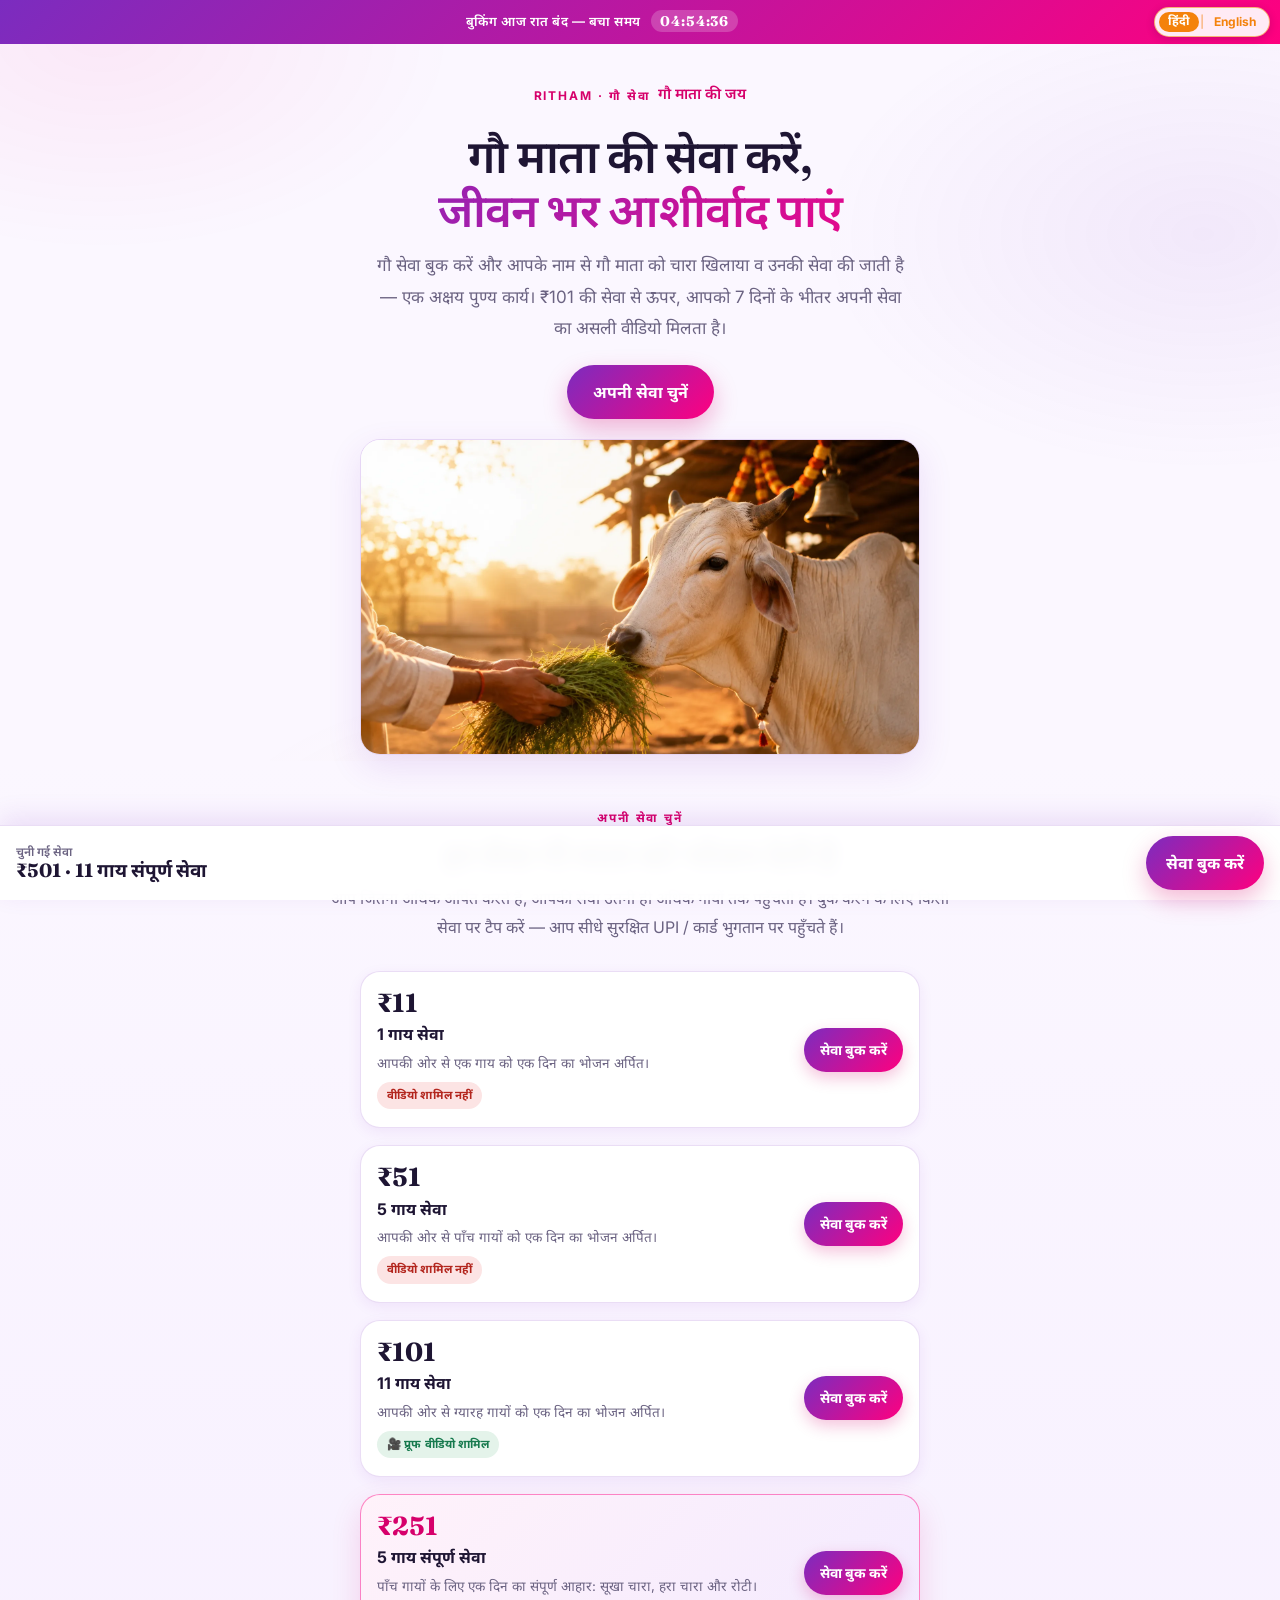
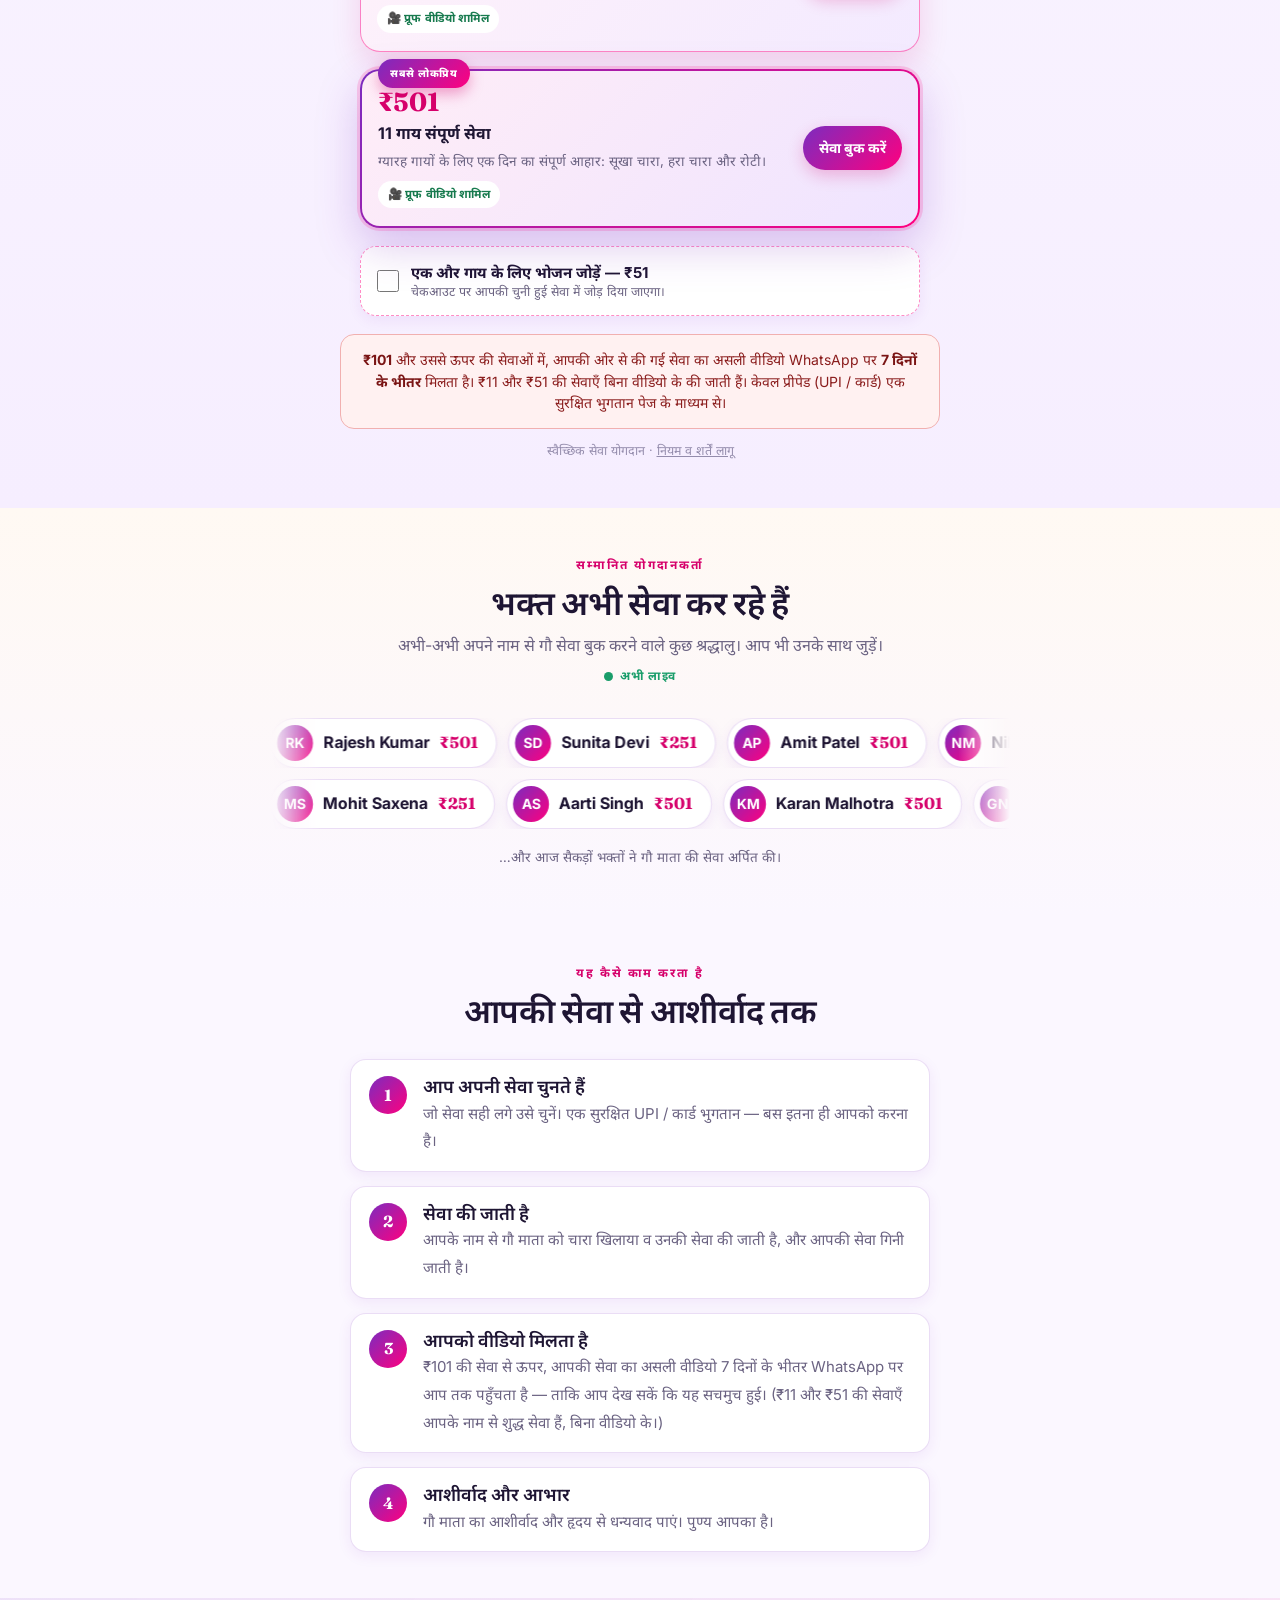
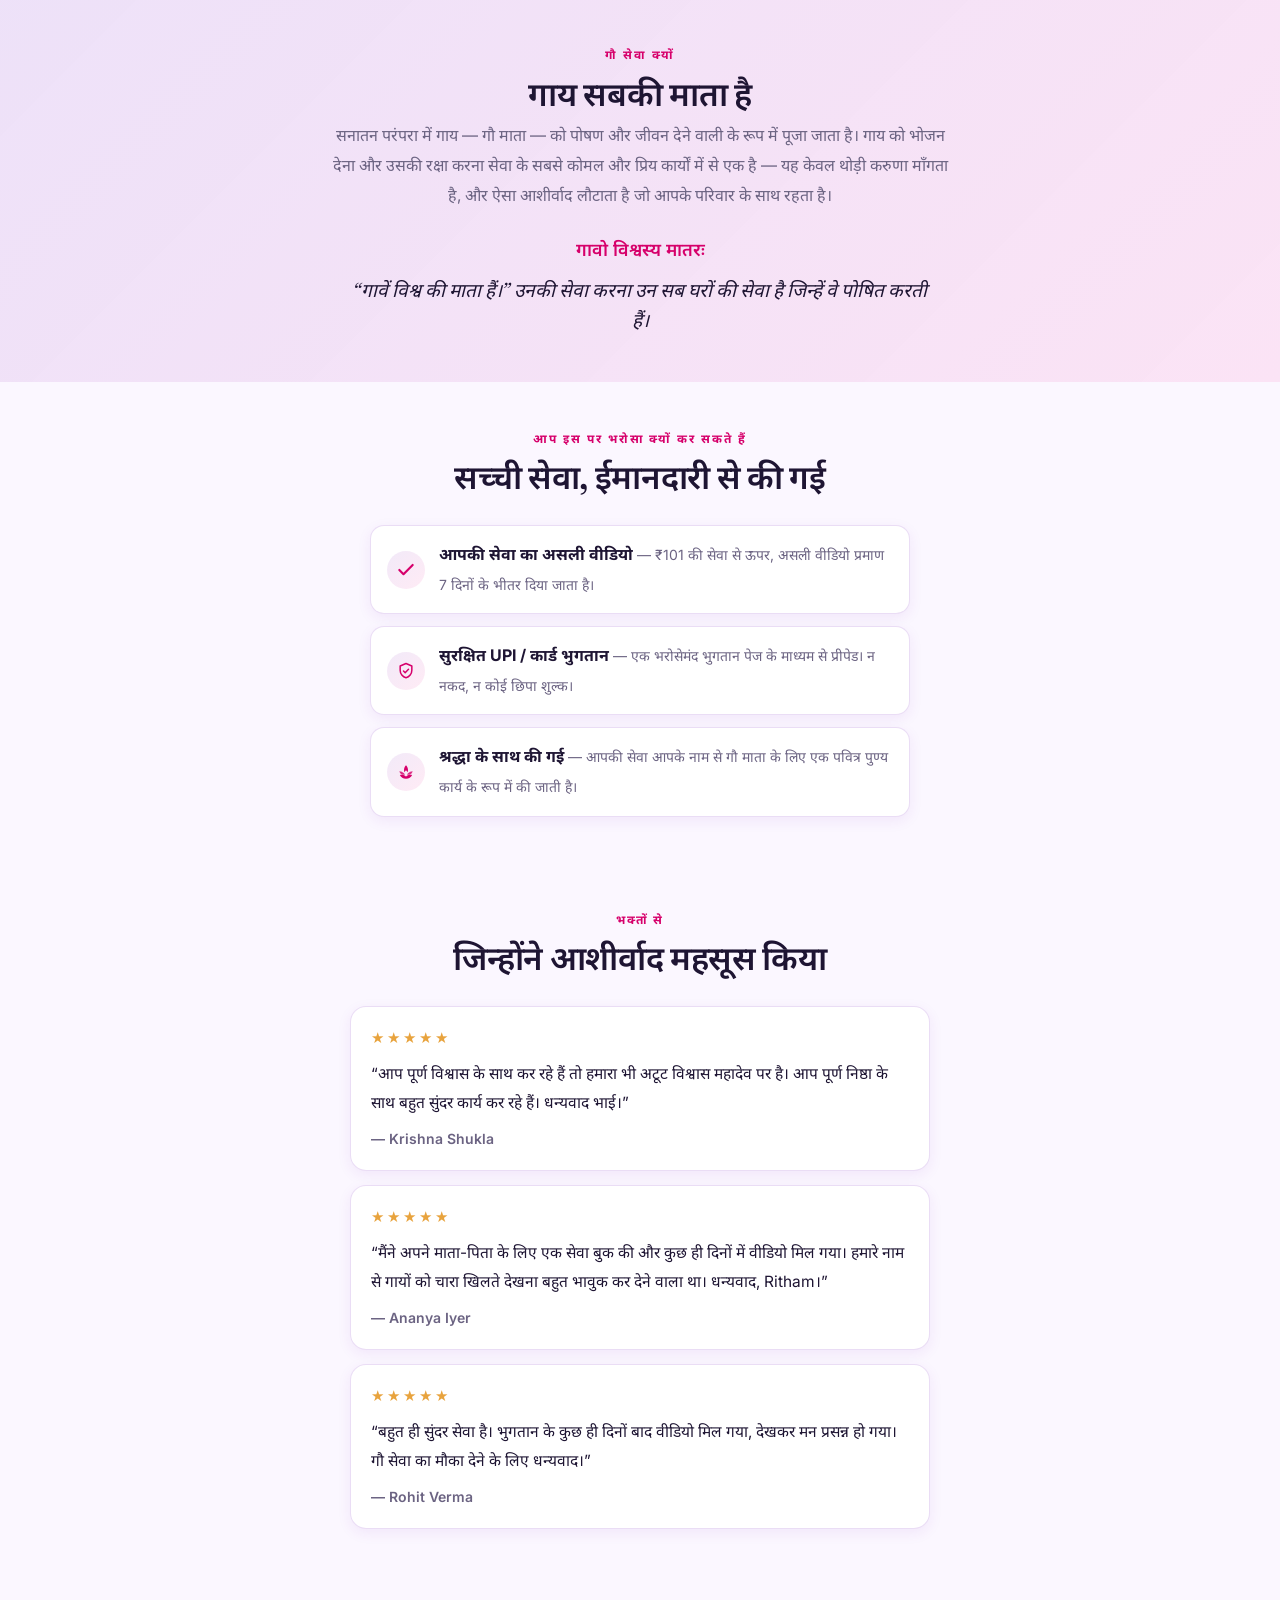
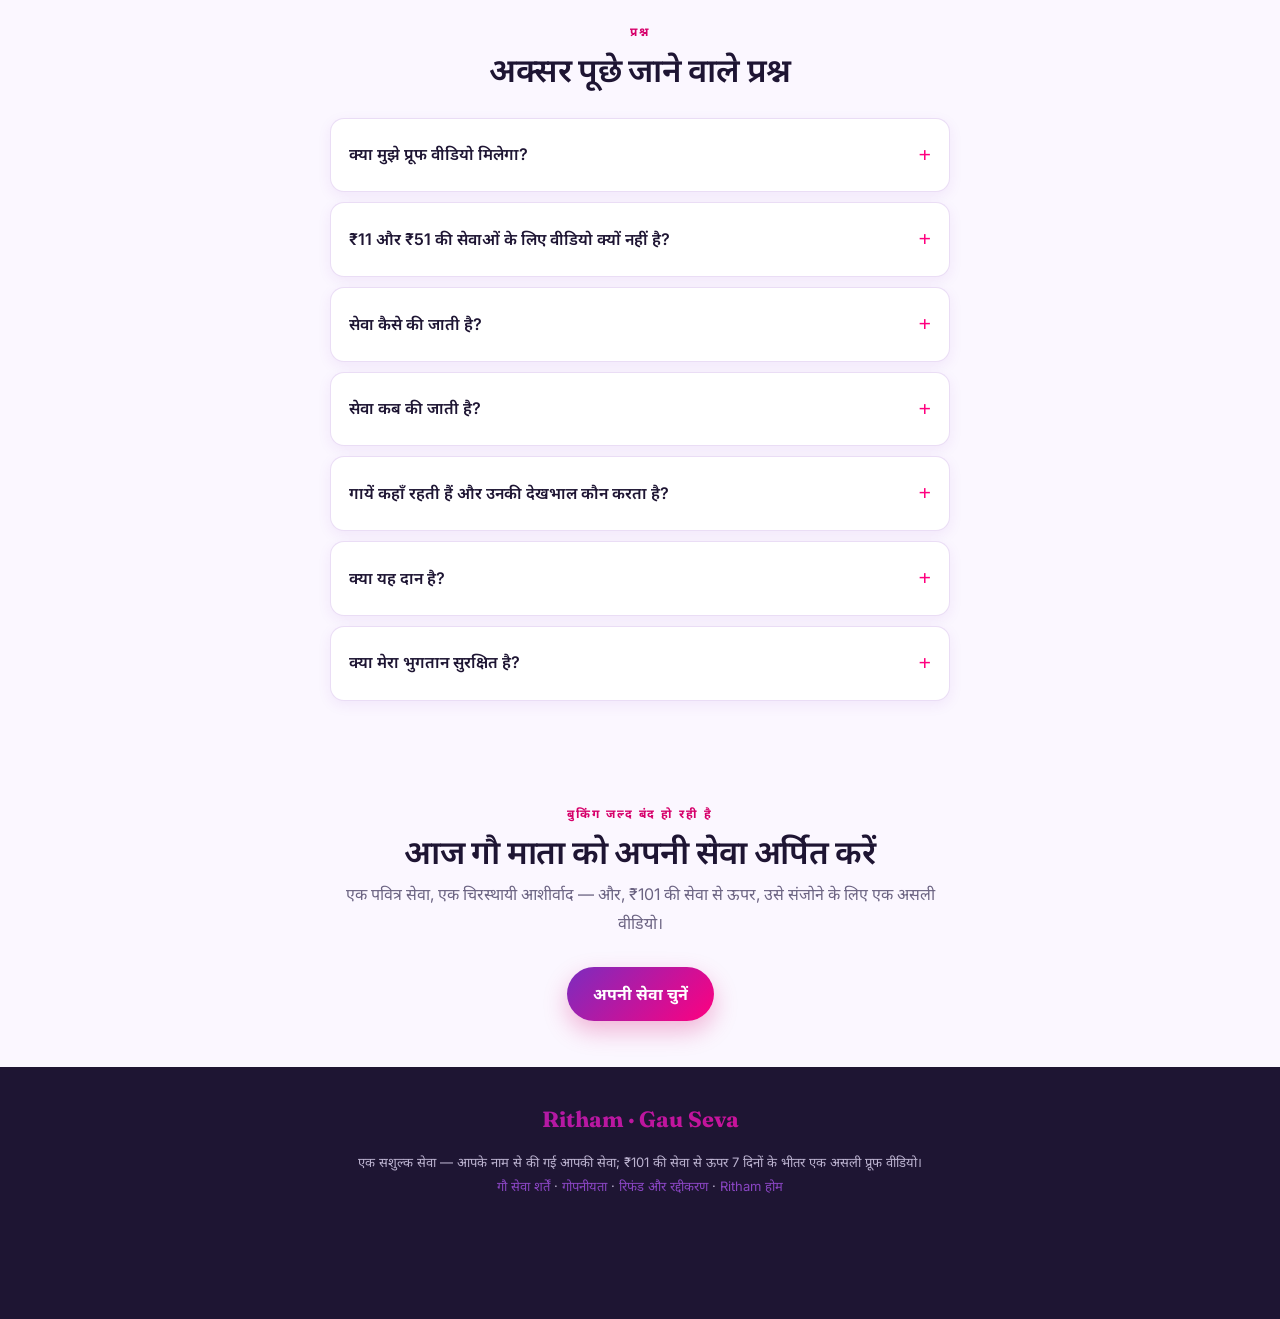
<file: website/gauseva/index.html>
<!DOCTYPE html>
<html lang="hi">
<head>
  <meta charset="UTF-8" />
  <meta name="viewport" content="width=device-width, initial-scale=1.0" />
  <title>Gau Seva · Feed & Serve Gau Mata · Ritham</title>
  <meta name="description" content="Book a Gau Seva — cows (Gau Mata) are fed and cared for in your name. From the ₹101 seva upward you receive a real proof video within 7 days (₹11 and ₹51 are pure seva, no video). A sacred punya act. A paid seva service, not a donation." />
  <link rel="icon" href="../favicon.png" />

  <!-- Open Graph (for Facebook / Instagram / WhatsApp shares) -->
  <meta property="og:title" content="Gau Seva · Serve Gau Mata · Ritham" />
  <meta property="og:description" content="Book a seva for cows in your name. From the ₹101 seva upward, receive a real proof video within 7 days (₹11 & ₹51 are pure seva, no video). A sacred punya act." />
  <meta property="og:type" content="website" />
  <!-- REPLACE with the absolute URL of the OG share image once hosted -->
  <meta property="og:image" content="img/gau-hero.webp" />

  <!-- ════════════════════════════════════════════════════════════
       META PIXEL  —  single source of truth is META_PIXEL_ID below.
       • PageView on load.  • 'InitiateCheckout' on every tier tap
         (value = tier amount, currency INR) so Ads Manager shows which
         tier converts.
       • The ad algorithm optimises on 'Purchase', fired on-page the
         moment the server confirms payment (see firePurchase). The
         server also sends a deduped CAPI Purchase (shared event_id).
       ════════════════════════════════════════════════════════════ -->
  <script>
  // ── SINGLE SOURCE OF TRUTH for the browser Meta Pixel id ─────────────────────
  // Set this to the Ritham Ads account's pixel id. The EXACT same id must be set
  // as the Supabase secret META_PIXEL_ID (used by the server-side CAPI in
  // gau-seva-webhook / gau-seva-verify-payment / gau-seva-create-order).
  // If the two ever differ, events split across pixels again — do NOT let them.
  var META_PIXEL_ID = '1658457675609940';   // Ritam OG pixel (Ritham Ads account)
  !function(f,b,e,v,n,t,s)
  {if(f.fbq)return;n=f.fbq=function(){n.callMethod?
  n.callMethod.apply(n,arguments):n.queue.push(arguments)};
  if(!f._fbq)f._fbq=n;n.push=n;n.loaded=!0;n.version='2.0';
  n.queue=[];t=b.createElement(e);t.async=!0;
  t.src=v;s=b.getElementsByTagName(e)[0];
  s.parentNode.insertBefore(t,s)}(window, document,'script',
  'https://connect.facebook.net/en_US/fbevents.js');
  fbq('init', META_PIXEL_ID);
  fbq('track', 'PageView');
  </script>
  <!-- No <noscript> beacon on purpose: it would require a SECOND hardcoded pixel id
       (the exact divergence risk we're eliminating), and no-JS visitors can't fire
       fbq events or complete Razorpay checkout anyway. META_PIXEL_ID stays the only
       place the pixel id appears in this file. -->
  <!-- End Meta Pixel Code -->

  <!-- Brand fonts: Fraunces (display) + Inter (body) + Noto Sans Devanagari (Hindi). -->
  <link rel="preconnect" href="https://fonts.googleapis.com" />
  <link rel="preconnect" href="https://fonts.gstatic.com" crossorigin />
  <link href="https://fonts.googleapis.com/css2?family=Fraunces:ital,opsz,wght@0,9..144,500;0,9..144,600;0,9..144,700;1,9..144,500&family=Inter:wght@400;500;600;700&family=Noto+Sans+Devanagari:wght@400;500;600;700&display=swap" rel="stylesheet" />

  <!-- ══════════ CRITICAL CSS (inline — light brand theme, fast first paint) ══════════ -->
  <style>
    :root{
      --magenta:#FF007F; --magenta-d:#D6006B; --violet:#7B2CBF; --violet-l:#9D4EDD;
      --gold:#E8A33D; --saffron:#F4820B;
      --grad:linear-gradient(135deg,#7B2CBF 0%,#FF007F 100%);
      --grad-soft:linear-gradient(135deg,rgba(123,44,191,.10),rgba(255,0,127,.08));
      --bg:#FBF7FF; --bg-warm:#FFF9F3; --surface:#FFFFFF;
      --ink:#1E1533; --muted:#6B6382; --dim:#948CAC;
      --line:rgba(123,44,191,.16); --line-strong:rgba(255,0,127,.45);
      --shadow:0 12px 34px rgba(123,44,191,.12); --shadow-sm:0 4px 14px rgba(123,44,191,.08);
      --ok:#1a9d6a; --radius:20px; --tap:54px;
    }
    *{box-sizing:border-box;margin:0;padding:0}
    html{-webkit-text-size-adjust:100%;scroll-behavior:smooth}
    body{
      font-family:'Inter','Noto Sans Devanagari',system-ui,-apple-system,Segoe UI,Roboto,sans-serif;
      color:var(--ink);background:var(--bg);line-height:1.75;font-size:16px;overflow-x:hidden;
      -webkit-font-smoothing:antialiased;
    }
    body::before{content:'';position:fixed;inset:0;z-index:-1;pointer-events:none;
      background:
        radial-gradient(ellipse 46% 40% at 8% 4%, rgba(255,0,127,.06), transparent 60%),
        radial-gradient(ellipse 50% 44% at 94% 26%, rgba(123,44,191,.07), transparent 60%),
        radial-gradient(ellipse 44% 40% at 40% 100%, rgba(232,163,61,.06), transparent 60%);}
    h1,h2,h3,.display{font-family:'Fraunces','Noto Sans Devanagari',Georgia,serif;line-height:1.18;color:var(--ink);font-weight:600}
    a{color:var(--violet);text-decoration:none}
    img{max-width:100%;display:block}
    .deva{font-family:'Noto Sans Devanagari','Inter',sans-serif}
    /* Hindi mode gets a touch more line-height for comfortable Devanagari reading */
    html[lang="hi"] body{line-height:1.85}
    .wrap{width:100%;max-width:780px;margin:0 auto;padding:0 20px}
    .grad-text{background:var(--grad);-webkit-background-clip:text;background-clip:text;-webkit-text-fill-color:transparent;color:transparent}
    .eyebrow{font-weight:700;letter-spacing:.16em;text-transform:uppercase;font-size:12px;color:var(--magenta-d)}
    .center{text-align:center}
    section{padding:46px 0}
    .section-head{max-width:620px;margin:0 auto 28px;text-align:center}
    .section-head h2{font-size:28px;margin:8px 0 8px;letter-spacing:-.01em}
    .section-head p{color:var(--muted)}

    /* ── Language toggle (small, sticky, top-right, unobtrusive) ── */
    .lang-toggle{position:fixed;top:7px;right:10px;z-index:90;display:inline-flex;align-items:center;gap:1px;
      background:rgba(255,255,255,.92);backdrop-filter:blur(6px);border:1px solid rgba(244,130,11,.55);
      border-radius:999px;padding:3px 4px;box-shadow:0 2px 9px rgba(30,21,51,.18)}
    .lang-toggle button{border:0;background:none;cursor:pointer;font-size:12px;font-weight:700;line-height:1;
      padding:4px 9px;border-radius:999px;color:var(--saffron);font-family:'Inter',sans-serif}
    .lang-toggle button.deva{font-family:'Noto Sans Devanagari','Inter',sans-serif}
    .lang-toggle button.active{background:var(--saffron);color:#fff}
    .lang-toggle .sep{color:rgba(244,130,11,.5);font-size:12px;font-weight:600}

    /* Banner */
    .banner{position:sticky;top:0;z-index:60;background:var(--grad);color:#fff;text-align:center;
      font-size:13px;font-weight:600;letter-spacing:.04em;padding:9px 90px 9px 14px;text-transform:uppercase}

    /* Buttons */
    .btn{display:inline-flex;align-items:center;justify-content:center;gap:8px;min-height:var(--tap);
      padding:0 26px;border-radius:999px;font-weight:700;font-family:'Inter','Noto Sans Devanagari',sans-serif;font-size:16px;
      cursor:pointer;border:0;transition:transform .12s ease,box-shadow .12s ease;line-height:1}
    .btn:active{transform:translateY(1px) scale(.99)}
    .btn-grad{background:var(--grad);color:#fff;box-shadow:0 10px 24px rgba(214,0,107,.28)}
    .btn-ghost{background:#fff;border:1.5px solid var(--line-strong);color:var(--violet)}
    .btn svg{width:18px;height:18px}

    /* Hero */
    .hero{padding:36px 0 6px;text-align:center}
    .hero .kicker{display:inline-flex;align-items:center;gap:8px;margin-bottom:14px;flex-wrap:wrap;justify-content:center}
    .hero .kicker .deva{font-size:15px;color:var(--magenta-d);font-weight:600}
    .hero h1{font-size:36px;margin:6px 0 12px;letter-spacing:-.02em}
    .hero h1 .big{display:block;background:var(--grad);-webkit-background-clip:text;background-clip:text;-webkit-text-fill-color:transparent}
    .hero p.lede{font-size:17px;color:var(--muted);max-width:540px;margin:0 auto 20px}
    .hero-media{position:relative;margin:20px auto 0;max-width:560px;border-radius:var(--radius);overflow:hidden;box-shadow:var(--shadow);border:1px solid var(--line)}
    .hero-media img{width:100%;height:auto;aspect-ratio:16/9;object-fit:cover;background:var(--grad-soft)}

    /* Tiers */
    #seva{background:linear-gradient(180deg,var(--bg) 0%, #F6EEFF 100%)}
    .tiers{display:flex;flex-direction:column;gap:17px;max-width:560px;margin:0 auto}
    .tier{position:relative;display:flex;align-items:center;gap:12px;background:var(--surface);
      border:1.5px solid var(--line);border-radius:var(--radius);padding:18px 16px;box-shadow:var(--shadow-sm);
      cursor:pointer;transition:border-color .15s ease,transform .12s ease,box-shadow .15s ease}
    .tier:active{transform:scale(.995)}
    .tier.sel{border-color:var(--magenta);box-shadow:0 0 0 3px rgba(255,0,127,.14),var(--shadow-sm)}
    .tier .info{flex:1 1 auto;min-width:0}
    .tier .amt{font-family:'Fraunces',serif;font-size:26px;font-weight:700;color:var(--ink);display:block;line-height:1.05}
    .tier .ttl{display:block;font-weight:700;color:var(--ink);font-size:16px;margin-top:3px}
    .tier .desc{display:block;color:var(--muted);font-size:13.5px;line-height:1.5;margin-top:3px}
    .tier .go{flex:0 0 auto;align-self:center;background:var(--grad);color:#fff;font-weight:700;border-radius:999px;
      min-height:44px;padding:0 16px;display:inline-flex;align-items:center;font-size:14px;white-space:nowrap;
      box-shadow:0 6px 16px rgba(214,0,107,.24)}
    /* 🎥 proof-video badge (₹101 and above only) */
    .tier .vbadge{display:inline-flex;align-items:center;gap:4px;margin-top:9px;font-size:11.5px;font-weight:700;
      padding:3px 10px;border-radius:999px;background:#E4F3EA;color:#177a4e;letter-spacing:.01em}
    /* red "no proof video" badge (₹11 + ₹51) — mirrors .vbadge so the difference is obvious */
    .tier .nvbadge{display:inline-flex;align-items:center;gap:4px;margin-top:9px;font-size:11.5px;font-weight:700;
      padding:3px 10px;border-radius:999px;background:#FCE4E4;color:#b3261e;letter-spacing:.01em}
    /* Premium tiers (₹251 + ₹501) — colourful cards that pull the eye */
    .tier.premium{background:linear-gradient(135deg,#FFF2FA 0%,#F3EAFF 100%);border-color:var(--line-strong);
      box-shadow:0 12px 30px rgba(214,0,107,.14)}
    .tier.premium .amt{color:var(--magenta-d)}
    .tier.premium .vbadge{background:#fff;color:#177a4e}
    /* Most Popular (₹501) — the strongest pull: gradient ring + deeper glow */
    .tier.popular{border:2px solid transparent;
      background:linear-gradient(135deg,#FFEDF7,#EFE4FF) padding-box, var(--grad) border-box;
      box-shadow:0 18px 44px rgba(123,44,191,.26)}
    .tier.popular.sel{box-shadow:0 0 0 3px rgba(255,0,127,.16),0 18px 44px rgba(123,44,191,.26)}
    /* Top ribbon badge (Most Popular) */
    .tier .badge{position:absolute;top:-12px;left:16px;font-size:10.5px;font-weight:800;letter-spacing:.07em;
      text-transform:uppercase;color:#fff;background:var(--grad);padding:5px 12px;border-radius:999px;
      box-shadow:0 6px 14px rgba(214,0,107,.34)}
    /* Add-on box under the tiers */
    .addon{max-width:560px;margin:18px auto 0;display:flex;align-items:center;gap:12px;background:var(--surface);
      border:1.5px dashed var(--line-strong);border-radius:16px;padding:14px 16px;cursor:pointer;box-shadow:var(--shadow-sm)}
    .addon input{width:22px;height:22px;flex:0 0 auto;accent-color:var(--magenta);cursor:pointer}
    .addon .txt{flex:1 1 auto;min-width:0;line-height:1.4}
    .addon .txt b{color:var(--ink);font-size:15px}
    .addon .txt small{display:block;color:var(--muted);font-size:12.5px}
    .seva-note{max-width:600px;margin:18px auto 0;text-align:center;color:#8a1c1c;font-size:14px;line-height:1.55;background:#FFF1F1;border:1px solid #F1B0B0;border-radius:14px;padding:14px 18px}
    .seva-note b{color:#7a1414}
    .seva-disclaimer{max-width:560px;margin:10px auto 0;text-align:center;color:var(--dim);font-size:12.5px}
    .seva-disclaimer a{color:var(--dim);text-decoration:underline}

    /* How it works */
    .steps{display:grid;gap:14px;max-width:580px;margin:0 auto}
    .step{display:flex;gap:16px;align-items:flex-start;background:var(--surface);border:1px solid var(--line);border-radius:16px;padding:16px 18px;box-shadow:var(--shadow-sm)}
    .step .n{flex:0 0 auto;width:38px;height:38px;border-radius:50%;background:var(--grad);color:#fff;font-weight:700;display:flex;align-items:center;justify-content:center;font-family:'Fraunces',serif}
    .step h3{font-size:18px;margin-bottom:2px}
    .step p{color:var(--muted);font-size:15px}

    /* Why */
    .why{background:var(--grad-soft)}
    .why blockquote{max-width:580px;margin:6px auto 0;font-family:'Fraunces','Noto Sans Devanagari',serif;font-style:italic;font-size:19px;color:var(--ink);text-align:center;line-height:1.6}
    .why .shlok{display:block;font-size:18px;color:var(--magenta-d);margin-bottom:8px;font-style:normal;font-weight:600}

    /* Trust badges */
    .badges{display:grid;gap:12px;max-width:540px;margin:0 auto}
    .badge-row{display:flex;gap:14px;align-items:center;background:var(--surface);border:1px solid var(--line);border-radius:14px;padding:14px 16px;box-shadow:var(--shadow-sm)}
    .badge-row .ic{flex:0 0 auto;width:38px;height:38px;border-radius:50%;background:var(--grad-soft);display:flex;align-items:center;justify-content:center;color:var(--magenta-d)}
    .badge-row .ic svg{width:20px;height:20px}
    .badge-row b{color:var(--ink)}
    .badge-row span{color:var(--muted);font-size:14px}

    /* Testimonials */
    .tst{display:grid;gap:14px;max-width:580px;margin:0 auto}
    .tst .card{background:var(--surface);border:1px solid var(--line);border-radius:16px;padding:18px 20px;box-shadow:var(--shadow-sm)}
    .tst .stars{color:var(--gold);font-size:15px;letter-spacing:3px;font-family:Georgia,serif}
    .tst .card p{color:var(--ink);margin:8px 0;font-size:15.5px}
    .tst .who{color:var(--muted);font-weight:600;font-size:14px}

    /* FAQ */
    .faq{max-width:620px;margin:0 auto}
    details{background:var(--surface);border:1px solid var(--line);border-radius:14px;margin-bottom:10px;overflow:hidden;box-shadow:var(--shadow-sm)}
    summary{list-style:none;cursor:pointer;padding:16px 18px;font-weight:600;color:var(--ink);display:flex;justify-content:space-between;align-items:center;gap:12px;min-height:var(--tap)}
    summary::-webkit-details-marker{display:none}
    summary .chev{transition:transform .2s ease;color:var(--magenta);font-size:22px;flex:0 0 auto;font-family:Georgia,serif}
    details[open] summary .chev{transform:rotate(45deg)}
    details .a{padding:0 18px 16px;color:var(--muted);font-size:15px}
    details .a a{font-weight:600}

    /* Footer */
    footer{background:var(--ink);color:#D8CFEC;text-align:center;padding:32px 20px 120px}
    footer .brand{font-family:'Fraunces',serif;font-size:22px;font-weight:700}
    footer a{color:var(--violet-l)}
    footer .small{opacity:.85;font-size:13px;margin-top:10px;line-height:1.9}

    /* Sticky contribute bar */
    .sticky-bar{position:fixed;left:0;right:0;bottom:0;z-index:70;background:rgba(255,255,255,.97);
      backdrop-filter:blur(8px);border-top:1px solid var(--line);box-shadow:0 -8px 24px rgba(123,44,191,.12);
      padding:10px 16px calc(10px + env(safe-area-inset-bottom,0));display:flex;align-items:center;gap:12px}
    .sticky-bar .lbl{flex:1 1 auto;min-width:0;line-height:1.25}
    .sticky-bar .lbl small{display:block;color:var(--muted);font-size:12px;font-weight:600}
    .sticky-bar .lbl b{font-family:'Fraunces','Noto Sans Devanagari',serif;font-size:19px;color:var(--ink)}
    .sticky-bar .btn{flex:0 0 auto;padding:0 20px}


    /* Checkout modal */
    .modal{position:fixed;inset:0;z-index:100;display:none;align-items:center;justify-content:center;
      background:rgba(30,21,51,.55);backdrop-filter:blur(3px);padding:18px}
    .modal.open{display:flex}
    .modal-card{position:relative;background:var(--surface);border-radius:var(--radius);width:100%;max-width:400px;
      padding:26px 22px 22px;box-shadow:0 24px 60px rgba(30,21,51,.35);animation:pop .18s ease}
    @keyframes pop{from{transform:translateY(10px) scale(.98);opacity:.6}to{transform:none;opacity:1}}
    .modal-x{position:absolute;top:10px;right:12px;background:none;border:0;font-size:26px;line-height:1;color:var(--dim);cursor:pointer}
    .ck-amt{font-family:'Fraunces','Noto Sans Devanagari',serif;font-size:26px;font-weight:700;color:var(--ink);margin:4px 0 16px}
    .ck-l{display:block;font-size:13px;font-weight:600;color:var(--muted);margin:10px 0 5px}
    .ck-in,.ck-phone{width:100%;min-height:50px;border:1.5px solid var(--line);border-radius:12px;
      font-size:16px;font-family:'Inter','Noto Sans Devanagari',sans-serif;background:#fff;color:var(--ink)}
    .ck-in{padding:0 14px}
    .ck-in:focus,.ck-phone:focus-within{outline:none;border-color:var(--magenta)}
    .ck-phone{display:flex;align-items:center;overflow:hidden}
    .ck-phone span{padding:0 10px 0 14px;color:var(--muted);font-weight:600;border-right:1px solid var(--line);align-self:stretch;display:flex;align-items:center}
    .ck-phone input{flex:1;min-width:0;border:0;background:none;padding:0 14px;font-size:16px;font-family:'Inter',sans-serif;color:var(--ink)}
    .ck-phone input:focus{outline:none}
    .ck-note{color:var(--muted);font-size:13px;margin:12px 0 4px}
    .ck-err{color:#b3261e;font-size:13.5px;min-height:18px;margin:2px 0}
    .btn-block{display:flex;width:100%}
    .ck-secure{text-align:center;color:var(--dim);font-size:12px;margin-top:10px}
    .ck-center{text-align:center;padding:12px 4px}
    .ck-center h3{font-size:22px;margin:14px 0 6px}
    .ck-center p{color:var(--muted);font-size:15px}
    .ck-code{font-family:'Fraunces','Noto Sans Devanagari',serif;color:var(--ink);font-weight:600;margin-top:10px!important}
    .ck-tick{width:64px;height:64px;border-radius:50%;background:var(--grad-soft);color:var(--ok);display:flex;align-items:center;justify-content:center;margin:0 auto}
    .ck-tick svg{width:32px;height:32px}
    #ck-done{margin-top:16px}
    .spinner{width:40px;height:40px;border:4px solid var(--line);border-top-color:var(--magenta);border-radius:50%;margin:8px auto;animation:spin .8s linear infinite}
    @keyframes spin{to{transform:rotate(360deg)}}

    @media(min-width:680px){
      .hero h1{font-size:46px}
      .section-head h2{font-size:33px}
    }
    /* ── Countdown in banner ── */
    .cd-timer{font-family:'Fraunces',Georgia,serif;font-weight:700;font-size:14px;letter-spacing:.06em;
      margin-left:7px;background:rgba(255,255,255,.20);padding:2px 9px;border-radius:999px;font-variant-numeric:tabular-nums}

    /* ── Live donation toast (social proof / urgency) ── */
    .donor-toast{position:fixed;left:12px;bottom:calc(84px + env(safe-area-inset-bottom,0));z-index:65;
      display:flex;align-items:center;gap:10px;max-width:300px;pointer-events:none;
      background:rgba(255,255,255,.98);border:1px solid var(--line);border-left:4px solid var(--magenta);
      border-radius:14px;padding:9px 13px 9px 11px;box-shadow:0 10px 30px rgba(123,44,191,.20);
      opacity:0;transform:translateY(14px) scale(.96);transition:opacity .35s ease,transform .35s ease}
    .donor-toast.show{opacity:1;transform:none}
    .donor-toast .dt-av{flex:0 0 auto;width:34px;height:34px;border-radius:50%;background:var(--grad);color:#fff;
      display:flex;align-items:center;justify-content:center;font-weight:700;font-size:13px;font-family:'Inter',sans-serif}
    .donor-toast .dt-msg{font-size:13px;line-height:1.4;color:var(--ink)}
    .donor-toast .dt-msg b{color:var(--magenta-d)}
    .donor-toast .dt-msg .dt-sub{display:block;color:var(--dim);font-size:11px;font-weight:600;margin-top:1px}

    /* ── Respected Contributors ── */
    .contributors{background:linear-gradient(180deg,#FFF9F3 0%, var(--bg) 100%)}
    .live-dot{display:inline-flex;align-items:center;gap:7px;justify-content:center;margin:2px auto 0;
      font-size:12px;font-weight:700;letter-spacing:.06em;text-transform:uppercase;color:var(--ok)}
    .live-dot::before{content:'';width:9px;height:9px;border-radius:50%;background:var(--ok);
      box-shadow:0 0 0 0 rgba(26,157,106,.55);animation:pulse 1.8s infinite}
    @keyframes pulse{0%{box-shadow:0 0 0 0 rgba(26,157,106,.5)}70%{box-shadow:0 0 0 8px rgba(26,157,106,0)}100%{box-shadow:0 0 0 0 rgba(26,157,106,0)}}
    /* Fast-moving contributor carousel — two rows scrolling opposite ways, edges faded.
       Each row's track holds the chip set TWICE so a translateX(-50%) loops seamlessly. */
    .marquee{display:grid;gap:11px;
      -webkit-mask-image:linear-gradient(90deg,transparent 0,#000 7%,#000 93%,transparent 100%);
      mask-image:linear-gradient(90deg,transparent 0,#000 7%,#000 93%,transparent 100%)}
    .mq-row{overflow:hidden}
    .mq-track{display:flex;gap:11px;width:max-content;will-change:transform}
    .mq-track.a{animation:mq-left 60s linear infinite}
    .mq-track.b{animation:mq-right 74s linear infinite}
    .marquee:hover .mq-track{animation-play-state:paused}
    @keyframes mq-left{from{transform:translateX(0)}to{transform:translateX(-50%)}}
    @keyframes mq-right{from{transform:translateX(-50%)}to{transform:translateX(0)}}
    .donor-chip{flex:0 0 auto;display:flex;align-items:center;gap:10px;background:var(--surface);
      border:1px solid var(--line);border-radius:999px;padding:6px 18px 6px 6px;box-shadow:var(--shadow-sm);white-space:nowrap}
    .donor-chip .cav{width:36px;height:36px;border-radius:50%;background:var(--grad);color:#fff;flex:0 0 auto;
      display:flex;align-items:center;justify-content:center;font-weight:700;font-size:14px;font-family:'Inter',sans-serif}
    .donor-chip .cnm{font-size:16px;font-weight:700;color:var(--ink)}
    .donor-chip .camt{font-family:'Fraunces',serif;font-weight:700;font-size:16px;color:var(--magenta-d)}
    .donor-more{max-width:560px;margin:16px auto 0;text-align:center;color:var(--muted);font-size:13.5px}

    @media(prefers-reduced-motion:reduce){*{transition:none!important;scroll-behavior:auto!important}
      .live-dot::before{animation:none!important}
      .mq-track{animation:none!important}}
  </style>
</head>
<body>

  <!-- Reusable SVG icons (no emojis) -->
  <svg width="0" height="0" style="position:absolute" aria-hidden="true" focusable="false">
    <defs>
      <symbol id="check" viewBox="0 0 24 24"><path d="M20 6 9 17l-5-5" fill="none" stroke="currentColor" stroke-width="2.6" stroke-linecap="round" stroke-linejoin="round"/></symbol>
      <symbol id="shield" viewBox="0 0 24 24"><path d="M12 3l7 3v5c0 4.4-3 8.3-7 9-4-.7-7-4.6-7-9V6l7-3z" fill="none" stroke="currentColor" stroke-width="1.8" stroke-linejoin="round"/><path d="M9 12l2 2 4-4" fill="none" stroke="currentColor" stroke-width="1.8" stroke-linecap="round" stroke-linejoin="round"/></symbol>
      <symbol id="lotus" viewBox="0 0 24 24"><path d="M12 4c1.6 1.7 2.4 3.6 2.4 5.6 0 1-.2 1.9-.6 2.8-.4-.9-.9-1.7-1.8-2.6-.9.9-1.4 1.7-1.8 2.6-.4-.9-.6-1.8-.6-2.8C9.6 7.6 10.4 5.7 12 4z" fill="currentColor"/><path d="M4 11c2.3.2 4 1 5.3 2.3.6.6 1 1.2 1.4 1.9-1 .2-2 .2-3 0C5.9 14.7 4.6 13.2 4 11zm16 0c-.6 2.2-1.9 3.7-3.7 4.2-1 .2-2 .2-3 0 .4-.7.8-1.3 1.4-1.9C16 12 17.7 11.2 20 11z" fill="currentColor" opacity=".8"/><path d="M12 20c-3.4 0-6.2-1.8-7.4-4.4 2.3-.6 4.6-.3 6.3.9.4.3.8.6 1.1 1 .3-.4.7-.7 1.1-1 1.7-1.2 4-1.5 6.3-.9C18.2 18.2 15.4 20 12 20z" fill="currentColor"/></symbol>
      <symbol id="wa" viewBox="0 0 24 24"><path fill="currentColor" d="M19.05 4.91A9.82 9.82 0 0 0 12.04 2C6.58 2 2.13 6.45 2.13 11.91c0 1.75.46 3.45 1.32 4.95L2.05 22l5.25-1.38a9.9 9.9 0 0 0 4.74 1.21h.004c5.46 0 9.91-4.45 9.91-9.91 0-2.65-1.03-5.14-2.9-7.01zM12.04 20.15a8.23 8.23 0 0 1-4.19-1.15l-.3-.18-3.12.82.83-3.04-.2-.31a8.2 8.2 0 0 1-1.26-4.38c0-4.54 3.7-8.23 8.24-8.23 2.2 0 4.27.86 5.82 2.42a8.18 8.18 0 0 1 2.41 5.82c0 4.54-3.7 8.24-8.24 8.24zm4.52-6.16c-.25-.12-1.47-.72-1.69-.81-.23-.08-.39-.12-.56.12-.17.25-.64.81-.79.97-.14.17-.29.19-.54.06-.25-.12-1.05-.39-1.99-1.23-.74-.66-1.23-1.47-1.38-1.72-.14-.25-.02-.38.11-.51.11-.11.25-.29.37-.43.12-.14.17-.25.25-.41.08-.17.04-.31-.02-.43-.06-.12-.56-1.34-.76-1.84-.2-.48-.4-.42-.56-.43h-.48a.92.92 0 0 0-.66.31c-.23.25-.87.85-.87 2.07 0 1.22.89 2.4 1.01 2.56.12.17 1.75 2.67 4.23 3.74.59.26 1.05.41 1.41.52.59.19 1.13.16 1.56.1.48-.07 1.47-.6 1.68-1.18.21-.58.21-1.07.14-1.18-.06-.11-.22-.17-.47-.29z"/></symbol>
    </defs>
  </svg>

  <!-- ══════════ LANGUAGE TOGGLE (Hindi default · one tap to English) ══════════ -->
  <div class="lang-toggle" id="langToggle" role="group" aria-label="Language / भाषा">
    <button type="button" data-lang="hi" class="deva active" aria-label="हिंदी में देखें">हिंदी</button>
    <span class="sep" aria-hidden="true">|</span>
    <button type="button" data-lang="en" aria-label="View in English">English</button>
  </div>

  <!-- ══════════ BANNER (live countdown to midnight — resets 12:00 AM daily) ══════════ -->
  <!-- The label carries data-hi/data-en; the timer <b> is a sibling so applyLang()
       never overwrites the ticking clock. -->
  <div class="banner" id="banner">
    <span class="cd-label" data-hi="बुकिंग आज रात बंद — बचा समय" data-en="Bookings close tonight — time left">बुकिंग आज रात बंद — बचा समय</span>
    <b class="cd-timer" id="cd-timer" aria-hidden="true">00:00:00</b>
  </div>

  <!-- ══════════ HERO ══════════ -->
  <header class="hero">
    <div class="wrap">
      <div class="kicker">
        <span class="eyebrow" data-hi="Ritham · गौ सेवा" data-en="Ritham · Gau Seva">Ritham · गौ सेवा</span>
        <span class="deva" data-hi="गौ माता की जय" data-en="Gau Mata ki Jai">गौ माता की जय</span>
      </div>
      <h1>
        <span data-hi="गौ माता की सेवा करें," data-en="Serve Gau Mata,">गौ माता की सेवा करें,</span>
        <span class="big" data-hi="जीवन भर आशीर्वाद पाएं" data-en="earn a lifetime of blessings">जीवन भर आशीर्वाद पाएं</span>
      </h1>
      <p class="lede" data-hi="गौ सेवा बुक करें और आपके नाम से गौ माता को चारा खिलाया व उनकी सेवा की जाती है — एक अक्षय पुण्य कार्य। ₹101 की सेवा से ऊपर, आपको 7 दिनों के भीतर अपनी सेवा का असली वीडियो मिलता है।" data-en="Book a Gau Seva and cows (gau mata) are fed and cared for in your name — a timeless punya (meritorious) act. From the ₹101 seva upward, you receive a real video of your seva within 7 days.">गौ सेवा बुक करें और आपके नाम से गौ माता को चारा खिलाया व उनकी सेवा की जाती है — एक अक्षय पुण्य कार्य। ₹101 की सेवा से ऊपर, आपको 7 दिनों के भीतर अपनी सेवा का असली वीडियो मिलता है।</p>
      <a class="btn btn-grad" href="#seva" data-hi="अपनी सेवा चुनें" data-en="Choose your Seva">अपनी सेवा चुनें</a>

      <div class="hero-media">
        <img src="img/gau-hero.webp" alt="Cows being fed and cared for — Gau Seva" width="560" height="315" />
      </div>
    </div>
  </header>

  <!-- ══════════ SEVA TIERS (core) ══════════ -->
  <section id="seva">
    <div class="wrap">
      <div class="section-head">
        <div class="eyebrow" data-hi="अपनी सेवा चुनें" data-en="Choose your seva">अपनी सेवा चुनें</div>
        <h2 data-hi="हर सेवा गौ माता को भोजन देती है" data-en="Every seva feeds Gau Mata">हर सेवा गौ माता को भोजन देती है</h2>
        <p data-hi="आप जितना अधिक अर्पित करते हैं, आपकी सेवा उतनी ही अधिक गायों तक पहुँचती है। बुक करने के लिए किसी सेवा पर टैप करें — आप सीधे सुरक्षित UPI / कार्ड भुगतान पर पहुँचते हैं।" data-en="The more you offer, the more cows your seva serves. Tap a seva to book it — you go straight to a secure UPI / card payment.">आप जितना अधिक अर्पित करते हैं, आपकी सेवा उतनी ही अधिक गायों तक पहुँचती है। बुक करने के लिए किसी सेवा पर टैप करें — आप सीधे सुरक्षित UPI / कार्ड भुगतान पर पहुँचते हैं।</p>
      </div>

      <div class="tiers" id="tiers">
        <!-- data-amt   = tier amount (sticky bar + pixel value; the server recomputes it).
             data-video = 1 when this tier includes the 🎥 proof video (₹101 and above).
             data-label-hi / data-label-en = short seva name for the sticky bar + checkout modal
               (NOT data-hi/data-en — those would make applyLang() overwrite the card's children).
             The visible title / description / badges are translated via data-hi / data-en. -->
        <div class="tier" data-amt="11" data-video="0" data-label-hi="1 गाय सेवा" data-label-en="1 Cow Seva" tabindex="0" role="button" aria-label="Book 11 rupee seva — a day's meal for one cow">
          <div class="info">
            <span class="amt">₹11</span>
            <span class="ttl" data-hi="1 गाय सेवा" data-en="1 Cow Seva">1 गाय सेवा</span>
            <span class="desc" data-hi="आपकी ओर से एक गाय को एक दिन का भोजन अर्पित।" data-en="A day's meal offered to one cow, on your behalf.">आपकी ओर से एक गाय को एक दिन का भोजन अर्पित।</span>
            <span class="nvbadge" data-hi="वीडियो शामिल नहीं" data-en="No proof video">वीडियो शामिल नहीं</span>
          </div>
          <span class="go" data-hi="सेवा बुक करें" data-en="Book Seva">सेवा बुक करें</span>
        </div>

        <div class="tier" data-amt="51" data-video="0" data-label-hi="5 गाय सेवा" data-label-en="5 Cows Seva" tabindex="0" role="button" aria-label="Book 51 rupee seva — a day's meal for five cows">
          <div class="info">
            <span class="amt">₹51</span>
            <span class="ttl" data-hi="5 गाय सेवा" data-en="5 Cows Seva">5 गाय सेवा</span>
            <span class="desc" data-hi="आपकी ओर से पाँच गायों को एक दिन का भोजन अर्पित।" data-en="A day's meal offered to five cows, on your behalf.">आपकी ओर से पाँच गायों को एक दिन का भोजन अर्पित।</span>
            <span class="nvbadge" data-hi="वीडियो शामिल नहीं" data-en="No proof video">वीडियो शामिल नहीं</span>
          </div>
          <span class="go" data-hi="सेवा बुक करें" data-en="Book Seva">सेवा बुक करें</span>
        </div>

        <div class="tier" data-amt="101" data-video="1" data-label-hi="11 गाय सेवा" data-label-en="11 Cows Seva" tabindex="0" role="button" aria-label="Book 101 rupee seva — a day's meal for eleven cows, includes proof video">
          <div class="info">
            <span class="amt">₹101</span>
            <span class="ttl" data-hi="11 गाय सेवा" data-en="11 Cows Seva">11 गाय सेवा</span>
            <span class="desc" data-hi="आपकी ओर से ग्यारह गायों को एक दिन का भोजन अर्पित।" data-en="A day's meal offered to eleven cows, on your behalf.">आपकी ओर से ग्यारह गायों को एक दिन का भोजन अर्पित।</span>
            <span class="vbadge" data-hi="🎥 प्रूफ वीडियो शामिल" data-en="🎥 Proof video included">🎥 प्रूफ वीडियो शामिल</span>
          </div>
          <span class="go" data-hi="सेवा बुक करें" data-en="Book Seva">सेवा बुक करें</span>
        </div>

        <div class="tier premium" data-amt="251" data-video="1" data-label-hi="5 गाय संपूर्ण सेवा" data-label-en="5 Cows Sampoorna Seva" tabindex="0" role="button" aria-label="Book 251 rupee complete seva — a full day's nourishment for five cows, includes proof video">
          <div class="info">
            <span class="amt">₹251</span>
            <span class="ttl" data-hi="5 गाय संपूर्ण सेवा" data-en="5 Cows Sampoorna Seva">5 गाय संपूर्ण सेवा</span>
            <span class="desc" data-hi="पाँच गायों के लिए एक दिन का संपूर्ण आहार: सूखा चारा, हरा चारा और रोटी।" data-en="A COMPLETE day's nourishment for five cows: dry fodder, green fodder, and roti.">पाँच गायों के लिए एक दिन का संपूर्ण आहार: सूखा चारा, हरा चारा और रोटी।</span>
            <span class="vbadge" data-hi="🎥 प्रूफ वीडियो शामिल" data-en="🎥 Proof video included">🎥 प्रूफ वीडियो शामिल</span>
          </div>
          <span class="go" data-hi="सेवा बुक करें" data-en="Book Seva">सेवा बुक करें</span>
        </div>

        <div class="tier premium popular" data-amt="501" data-video="1" data-label-hi="11 गाय संपूर्ण सेवा" data-label-en="11 Cows Sampoorna Seva" tabindex="0" role="button" aria-label="Book 501 rupee complete seva — most popular — a full day's nourishment for eleven cows, includes proof video">
          <span class="badge" data-hi="सबसे लोकप्रिय" data-en="Most Popular">सबसे लोकप्रिय</span>
          <div class="info">
            <span class="amt">₹501</span>
            <span class="ttl" data-hi="11 गाय संपूर्ण सेवा" data-en="11 Cows Sampoorna Seva">11 गाय संपूर्ण सेवा</span>
            <span class="desc" data-hi="ग्यारह गायों के लिए एक दिन का संपूर्ण आहार: सूखा चारा, हरा चारा और रोटी।" data-en="A COMPLETE day's nourishment for eleven cows: dry fodder, green fodder, and roti.">ग्यारह गायों के लिए एक दिन का संपूर्ण आहार: सूखा चारा, हरा चारा और रोटी।</span>
            <span class="vbadge" data-hi="🎥 प्रूफ वीडियो शामिल" data-en="🎥 Proof video included">🎥 प्रूफ वीडियो शामिल</span>
          </div>
          <span class="go" data-hi="सेवा बुक करें" data-en="Book Seva">सेवा बुक करें</span>
        </div>
      </div>

      <!-- Checkout add-on: applied to whichever tier the visitor books (read in openCheckout). -->
      <label class="addon">
        <input type="checkbox" id="addon51" />
        <span class="txt">
          <b data-hi="एक और गाय के लिए भोजन जोड़ें — ₹51" data-en="Add a meal for one more cow — ₹51">एक और गाय के लिए भोजन जोड़ें — ₹51</b>
          <small data-hi="चेकआउट पर आपकी चुनी हुई सेवा में जोड़ दिया जाएगा।" data-en="Added to your chosen seva at checkout.">चेकआउट पर आपकी चुनी हुई सेवा में जोड़ दिया जाएगा।</small>
        </span>
      </label>

      <p class="seva-note" data-hi="<b>₹101</b> और उससे ऊपर की सेवाओं में, आपकी ओर से की गई सेवा का असली वीडियो WhatsApp पर <b>7 दिनों के भीतर</b> मिलता है। ₹11 और ₹51 की सेवाएँ बिना वीडियो के की जाती हैं। केवल प्रीपेड (UPI / कार्ड) एक सुरक्षित भुगतान पेज के माध्यम से।" data-en="For the <b>₹101</b> seva and above, you receive a real video of the seva done in your name, on WhatsApp <b>within 7 days</b>. The ₹11 and ₹51 sevas are performed without a video. Prepaid only (UPI / card) via a secure payment page."><b>₹101</b> और उससे ऊपर की सेवाओं में, आपकी ओर से की गई सेवा का असली वीडियो WhatsApp पर <b>7 दिनों के भीतर</b> मिलता है। ₹11 और ₹51 की सेवाएँ बिना वीडियो के की जाती हैं। केवल प्रीपेड (UPI / कार्ड) एक सुरक्षित भुगतान पेज के माध्यम से।</p>

      <p class="seva-disclaimer" data-hi="स्वैच्छिक सेवा योगदान · <a href=&quot;terms.html&quot;>नियम व शर्तें लागू</a>" data-en="Voluntary seva contribution · <a href=&quot;terms.html&quot;>T&amp;C apply</a>">स्वैच्छिक सेवा योगदान · <a href="terms.html">नियम व शर्तें लागू</a></p>
    </div>
  </section>

  <!-- ══════════ RESPECTED CONTRIBUTORS (social proof · skews to ₹251 / ₹501) ══════════ -->
  <section class="contributors">
    <div class="wrap">
      <div class="section-head">
        <div class="eyebrow" data-hi="सम्मानित योगदानकर्ता" data-en="Respected contributors">सम्मानित योगदानकर्ता</div>
        <h2 data-hi="भक्त अभी सेवा कर रहे हैं" data-en="Devotees serving right now">भक्त अभी सेवा कर रहे हैं</h2>
        <p data-hi="अभी-अभी अपने नाम से गौ सेवा बुक करने वाले कुछ श्रद्धालु। आप भी उनके साथ जुड़ें।" data-en="A few devotees who just booked their Gau Seva. Join them today.">अभी-अभी अपने नाम से गौ सेवा बुक करने वाले कुछ श्रद्धालु। आप भी उनके साथ जुड़ें।</p>
        <div class="live-dot" data-hi="अभी लाइव" data-en="Live now">अभी लाइव</div>
      </div>
      <!-- Two fast-scrolling rows of contributor chips, built by JS (buildMarquee).
           Names are illustrative; amounts skew to ₹251 / ₹501 to nudge upscaling. -->
      <div class="marquee" id="donorMarquee" aria-hidden="true">
        <div class="mq-row"><div class="mq-track a" id="mqTrackA"></div></div>
        <div class="mq-row"><div class="mq-track b" id="mqTrackB"></div></div>
      </div>
      <p class="donor-more" data-hi="…और आज सैकड़ों भक्तों ने गौ माता की सेवा अर्पित की।" data-en="…and hundreds more devotees offered their seva to Gau Mata today.">…और आज सैकड़ों भक्तों ने गौ माता की सेवा अर्पित की।</p>
    </div>
  </section>

  <!-- ══════════ HOW IT WORKS ══════════ -->
  <section>
    <div class="wrap">
      <div class="section-head">
        <div class="eyebrow" data-hi="यह कैसे काम करता है" data-en="How it works">यह कैसे काम करता है</div>
        <h2 data-hi="आपकी सेवा से आशीर्वाद तक" data-en="From your seva to blessings">आपकी सेवा से आशीर्वाद तक</h2>
      </div>
      <div class="steps">
        <div class="step"><div class="n">1</div><div><h3 data-hi="आप अपनी सेवा चुनते हैं" data-en="You choose your seva">आप अपनी सेवा चुनते हैं</h3><p data-hi="जो सेवा सही लगे उसे चुनें। एक सुरक्षित UPI / कार्ड भुगतान — बस इतना ही आपको करना है।" data-en="Pick the seva that feels right. A secure UPI / card payment — that's the only step you take.">जो सेवा सही लगे उसे चुनें। एक सुरक्षित UPI / कार्ड भुगतान — बस इतना ही आपको करना है।</p></div></div>
        <div class="step"><div class="n">2</div><div><h3 data-hi="सेवा की जाती है" data-en="The seva is performed">सेवा की जाती है</h3><p data-hi="आपके नाम से गौ माता को चारा खिलाया व उनकी सेवा की जाती है, और आपकी सेवा गिनी जाती है।" data-en="Cows (gau mata) are fed and cared for in your name, your seva counted.">आपके नाम से गौ माता को चारा खिलाया व उनकी सेवा की जाती है, और आपकी सेवा गिनी जाती है।</p></div></div>
        <div class="step"><div class="n">3</div><div><h3 data-hi="आपको वीडियो मिलता है" data-en="You receive a video">आपको वीडियो मिलता है</h3><p data-hi="₹101 की सेवा से ऊपर, आपकी सेवा का असली वीडियो 7 दिनों के भीतर WhatsApp पर आप तक पहुँचता है — ताकि आप देख सकें कि यह सचमुच हुई। (₹11 और ₹51 की सेवाएँ आपके नाम से शुद्ध सेवा हैं, बिना वीडियो के।)" data-en="From the ₹101 seva upward, a real video of your seva reaches you on WhatsApp within 7 days — so you see it was truly done. (The ₹11 and ₹51 sevas are pure seva in your name, without a video.)">₹101 की सेवा से ऊपर, आपकी सेवा का असली वीडियो 7 दिनों के भीतर WhatsApp पर आप तक पहुँचता है — ताकि आप देख सकें कि यह सचमुच हुई। (₹11 और ₹51 की सेवाएँ आपके नाम से शुद्ध सेवा हैं, बिना वीडियो के।)</p></div></div>
        <div class="step"><div class="n">4</div><div><h3 data-hi="आशीर्वाद और आभार" data-en="Blessings and gratitude">आशीर्वाद और आभार</h3><p data-hi="गौ माता का आशीर्वाद और हृदय से धन्यवाद पाएं। पुण्य आपका है।" data-en="Receive the blessings of gau mata and a heartfelt thank-you. The punya is yours.">गौ माता का आशीर्वाद और हृदय से धन्यवाद पाएं। पुण्य आपका है।</p></div></div>
      </div>
    </div>
  </section>

  <!-- ══════════ WHY GAU SEVA ══════════ -->
  <section class="why">
    <div class="wrap">
      <div class="section-head">
        <div class="eyebrow" data-hi="गौ सेवा क्यों" data-en="Why Gau Seva">गौ सेवा क्यों</div>
        <h2 data-hi="गाय सबकी माता है" data-en="The cow is a mother to all">गाय सबकी माता है</h2>
        <p data-hi="सनातन परंपरा में गाय — गौ माता — को पोषण और जीवन देने वाली के रूप में पूजा जाता है। गाय को भोजन देना और उसकी रक्षा करना सेवा के सबसे कोमल और प्रिय कार्यों में से एक है — यह केवल थोड़ी करुणा माँगता है, और ऐसा आशीर्वाद लौटाता है जो आपके परिवार के साथ रहता है।" data-en="In the Sanatan tradition, the cow — Gau Mata — is revered as a giver of nourishment and life. To feed and protect a cow is among the gentlest and most cherished acts of seva — it asks only a little kindness, and returns blessings that stay with your family.">सनातन परंपरा में गाय — गौ माता — को पोषण और जीवन देने वाली के रूप में पूजा जाता है। गाय को भोजन देना और उसकी रक्षा करना सेवा के सबसे कोमल और प्रिय कार्यों में से एक है — यह केवल थोड़ी करुणा माँगता है, और ऐसा आशीर्वाद लौटाता है जो आपके परिवार के साथ रहता है।</p>
      </div>
      <blockquote>
        <span class="shlok deva">गावो विश्वस्य मातरः</span>
        <span data-hi="“गावें विश्व की माता हैं।” उनकी सेवा करना उन सब घरों की सेवा है जिन्हें वे पोषित करती हैं।" data-en="“The cows are the mothers of the universe.” To serve them is to serve every home they nourish.">“गावें विश्व की माता हैं।” उनकी सेवा करना उन सब घरों की सेवा है जिन्हें वे पोषित करती हैं।</span>
      </blockquote>
    </div>
  </section>

  <!-- ══════════ TRUST BADGES ══════════ -->
  <section>
    <div class="wrap">
      <div class="section-head"><div class="eyebrow" data-hi="आप इस पर भरोसा क्यों कर सकते हैं" data-en="Why you can trust this">आप इस पर भरोसा क्यों कर सकते हैं</div><h2 data-hi="सच्ची सेवा, ईमानदारी से की गई" data-en="Sincere seva, honestly done">सच्ची सेवा, ईमानदारी से की गई</h2></div>
      <div class="badges">
        <div class="badge-row"><span class="ic"><svg><use href="#check"/></svg></span><div data-hi="<b>आपकी सेवा का असली वीडियो</b> <span>— ₹101 की सेवा से ऊपर, असली वीडियो प्रमाण 7 दिनों के भीतर दिया जाता है।</span>" data-en="<b>A real video of your seva</b> <span>— from the ₹101 seva upward, genuine video evidence is delivered within 7 days.</span>"><b>आपकी सेवा का असली वीडियो</b> <span>— ₹101 की सेवा से ऊपर, असली वीडियो प्रमाण 7 दिनों के भीतर दिया जाता है।</span></div></div>
        <div class="badge-row"><span class="ic"><svg><use href="#shield"/></svg></span><div data-hi="<b>सुरक्षित UPI / कार्ड भुगतान</b> <span>— एक भरोसेमंद भुगतान पेज के माध्यम से प्रीपेड। न नकद, न कोई छिपा शुल्क।</span>" data-en="<b>Secure UPI / card payment</b> <span>— prepaid through a trusted payment page. No cash, no hidden charges.</span>"><b>सुरक्षित UPI / कार्ड भुगतान</b> <span>— एक भरोसेमंद भुगतान पेज के माध्यम से प्रीपेड। न नकद, न कोई छिपा शुल्क।</span></div></div>
        <div class="badge-row"><span class="ic"><svg><use href="#lotus"/></svg></span><div data-hi="<b>श्रद्धा के साथ की गई</b> <span>— आपकी सेवा आपके नाम से गौ माता के लिए एक पवित्र पुण्य कार्य के रूप में की जाती है।</span>" data-en="<b>Performed with devotion</b> <span>— your seva is carried out in your name as a sacred punya act for gau mata.</span>"><b>श्रद्धा के साथ की गई</b> <span>— आपकी सेवा आपके नाम से गौ माता के लिए एक पवित्र पुण्य कार्य के रूप में की जाती है।</span></div></div>
      </div>
    </div>
  </section>

  <!-- ══════════ TESTIMONIALS (PLACEHOLDERS — replace with real ones) ══════════ -->
  <section>
    <div class="wrap">
      <div class="section-head"><div class="eyebrow" data-hi="भक्तों से" data-en="From devotees">भक्तों से</div><h2 data-hi="जिन्होंने आशीर्वाद महसूस किया" data-en="Those who felt the blessing">जिन्होंने आशीर्वाद महसूस किया</h2></div>
      <div class="tst">
        <!-- Genuine review (Krishna Shukla) — original Hindi kept; English is a faithful translation -->
        <div class="card"><div class="stars">★★★★★</div><p data-hi="“आप पूर्ण विश्वास के साथ कर रहे हैं तो हमारा भी अटूट विश्वास महादेव पर है। आप पूर्ण निष्ठा के साथ बहुत सुंदर कार्य कर रहे हैं। धन्यवाद भाई।”" data-en="“You are doing this with complete faith, and our faith in Mahadev is unshakeable too. You are doing a truly beautiful work with full devotion. Thank you, brother.”">“आप पूर्ण विश्वास के साथ कर रहे हैं तो हमारा भी अटूट विश्वास महादेव पर है। आप पूर्ण निष्ठा के साथ बहुत सुंदर कार्य कर रहे हैं। धन्यवाद भाई।”</p><div class="who">— Krishna Shukla</div></div>
        <!-- Illustrative review -->
        <div class="card"><div class="stars">★★★★★</div><p data-hi="“मैंने अपने माता-पिता के लिए एक सेवा बुक की और कुछ ही दिनों में वीडियो मिल गया। हमारे नाम से गायों को चारा खिलते देखना बहुत भावुक कर देने वाला था। धन्यवाद, Ritham।”" data-en="“I booked a seva for my parents and received the video within a few days. Seeing the cows being fed in our name was deeply moving. Thank you, Ritham.”">“मैंने अपने माता-पिता के लिए एक सेवा बुक की और कुछ ही दिनों में वीडियो मिल गया। हमारे नाम से गायों को चारा खिलते देखना बहुत भावुक कर देने वाला था। धन्यवाद, Ritham।”</p><div class="who">— Ananya Iyer</div></div>
        <!-- Illustrative review -->
        <div class="card"><div class="stars">★★★★★</div><p data-hi="“बहुत ही सुंदर सेवा है। भुगतान के कुछ ही दिनों बाद वीडियो मिल गया, देखकर मन प्रसन्न हो गया। गौ सेवा का मौका देने के लिए धन्यवाद।”" data-en="“This is a truly beautiful seva. I got the video just a few days after paying — seeing it filled my heart with joy. Thank you for the chance to do gau seva.”">“बहुत ही सुंदर सेवा है। भुगतान के कुछ ही दिनों बाद वीडियो मिल गया, देखकर मन प्रसन्न हो गया। गौ सेवा का मौका देने के लिए धन्यवाद।”</p><div class="who">— Rohit Verma</div></div>
      </div>
    </div>
  </section>

  <!-- ══════════ FAQ ══════════ -->
  <section>
    <div class="wrap">
      <div class="section-head"><div class="eyebrow" data-hi="प्रश्न" data-en="Questions">प्रश्न</div><h2 data-hi="अक्सर पूछे जाने वाले प्रश्न" data-en="Frequently asked">अक्सर पूछे जाने वाले प्रश्न</h2></div>
      <div class="faq">
        <details><summary><span data-hi="क्या मुझे प्रूफ वीडियो मिलेगा?" data-en="Will I get a proof video?">क्या मुझे प्रूफ वीडियो मिलेगा?</span> <span class="chev">+</span></summary><div class="a" data-hi="<b>₹101 की सेवा से ऊपर</b>, हाँ — आपको आपके नाम से की गई सेवा का असली वीडियो मिलता है, जो बुकिंग के 7 दिनों के भीतर WhatsApp पर भेजा जाता है। <b>₹11</b> और <b>₹51</b> की सेवाएँ <b>आपके नाम से शुद्ध सेवा</b> के रूप में की जाती हैं और उनमें वीडियो शामिल नहीं है।" data-en="From the <b>₹101 seva upward</b>, yes — you receive a genuine video of the seva performed in your name, sent on WhatsApp within 7 days of booking. The <b>₹11</b> and <b>₹51</b> sevas are offered as <b>pure seva in your name</b> and do not include a video."><b>₹101 की सेवा से ऊपर</b>, हाँ — आपको आपके नाम से की गई सेवा का असली वीडियो मिलता है, जो बुकिंग के 7 दिनों के भीतर WhatsApp पर भेजा जाता है। <b>₹11</b> और <b>₹51</b> की सेवाएँ <b>आपके नाम से शुद्ध सेवा</b> के रूप में की जाती हैं और उनमें वीडियो शामिल नहीं है।</div></details>
        <details><summary><span data-hi="₹11 और ₹51 की सेवाओं के लिए वीडियो क्यों नहीं है?" data-en="Why is there no video for the ₹11 and ₹51 sevas?">₹11 और ₹51 की सेवाओं के लिए वीडियो क्यों नहीं है?</span> <span class="chev">+</span></summary><div class="a" data-hi="ये छोटी सेवाएँ आपके नाम से शुद्ध सेवा के रूप में की जाती हैं — चारा और देखभाल फिर भी गायों को अर्पित की जाती है, पर हर छोटी बुकिंग के लिए अलग से वीडियो बनाना और भेजना संभव नहीं है। यदि आप प्रूफ वीडियो चाहते हैं, तो कृपया ₹101 या उससे ऊपर की सेवा चुनें।" data-en="These smaller sevas are performed as a pure seva in your name — the fodder and care are still offered to the cows, but individually filming and delivering a video for every small booking isn't feasible. If you would like a proof video, please choose the ₹101 seva or above.">ये छोटी सेवाएँ आपके नाम से शुद्ध सेवा के रूप में की जाती हैं — चारा और देखभाल फिर भी गायों को अर्पित की जाती है, पर हर छोटी बुकिंग के लिए अलग से वीडियो बनाना और भेजना संभव नहीं है। यदि आप प्रूफ वीडियो चाहते हैं, तो कृपया ₹101 या उससे ऊपर की सेवा चुनें।</div></details>
        <details><summary><span data-hi="सेवा कैसे की जाती है?" data-en="How is the seva done?">सेवा कैसे की जाती है?</span> <span class="chev">+</span></summary><div class="a" data-hi="आपका भुगतान गौ माता के भोजन और देखभाल में लगता है — चारा, पोषण और रखरखाव। बड़ी सेवा अधिक गायों की मदद करती है।" data-en="Your payment funds the feeding and care of cows (gau mata) — fodder, nourishment and upkeep. A larger seva supports more cows.">आपका भुगतान गौ माता के भोजन और देखभाल में लगता है — चारा, पोषण और रखरखाव। बड़ी सेवा अधिक गायों की मदद करती है।</div></details>
        <details><summary><span data-hi="सेवा कब की जाती है?" data-en="When is the seva performed?">सेवा कब की जाती है?</span> <span class="chev">+</span></summary><div class="a" data-hi="बुकिंग के बाद सेवा की जाती है, और आपका वीडियो 7 दिनों के भीतर आप तक पहुँचता है। इस दौर की बुकिंग जल्द बंद हो रही है।" data-en="The seva is performed after you book, and your video reaches you within 7 days. Bookings for this round are closing soon.">बुकिंग के बाद सेवा की जाती है, और आपका वीडियो 7 दिनों के भीतर आप तक पहुँचता है। इस दौर की बुकिंग जल्द बंद हो रही है।</div></details>
        <details><summary><span data-hi="गायें कहाँ रहती हैं और उनकी देखभाल कौन करता है?" data-en="Where do the cows live and who cares for them?">गायें कहाँ रहती हैं और उनकी देखभाल कौन करता है?</span> <span class="chev">+</span></summary><div class="a" data-hi="गायों की देखभाल हमारी गोशाला में उन लोगों द्वारा की जाती है जो उनके कल्याण के लिए समर्पित हैं। आपका वीडियो वही सेवा दिखाता है जिसे आपकी बुकिंग ने सहारा दिया। बुकिंग के बाद, अपडेट आपको WhatsApp पर मिलते हैं।" data-en="The cows are cared for at our goshala (cow shelter) by people devoted to their wellbeing. Your video shows the very seva your booking supported. After booking, updates reach you on WhatsApp.">गायों की देखभाल हमारी गोशाला में उन लोगों द्वारा की जाती है जो उनके कल्याण के लिए समर्पित हैं। आपका वीडियो वही सेवा दिखाता है जिसे आपकी बुकिंग ने सहारा दिया। बुकिंग के बाद, अपडेट आपको WhatsApp पर मिलते हैं।</div></details>
        <details><summary><span data-hi="क्या यह दान है?" data-en="Is this a donation?">क्या यह दान है?</span> <span class="chev">+</span></summary><div class="a" data-hi="नहीं। गौ सेवा एक <b>सशुल्क सेवा</b> है: आप एक सेवा बुक करते हैं, वह आपकी ओर से की जाती है, और आपको प्रमाण के रूप में वीडियो मिलता है। आपका भुगतान एक सेवा शुल्क है — इसका एक हिस्सा गायों को अर्पित चारे और देखभाल में लगता है, और बाकी हमारी सेवा व संचालन लागत को कवर करता है। यह कोई धर्मार्थ दान नहीं है और इस पर कर-छूट (80G) लाभ नहीं है। हमारी <a href=&quot;terms.html&quot;>गौ सेवा शर्तें</a> देखें।" data-en="No. Gau Seva is a <b>paid seva service</b>: you book a seva, it is performed on your behalf, and you receive a video as proof. Your payment is a service fee — a portion funds the fodder and care offered to the cows, and the rest covers our service and operating costs. It is not a charitable donation and carries no tax-exemption (80G) benefit. See our <a href=&quot;terms.html&quot;>Gau Seva Terms</a>.">नहीं। गौ सेवा एक <b>सशुल्क सेवा</b> है: आप एक सेवा बुक करते हैं, वह आपकी ओर से की जाती है, और आपको प्रमाण के रूप में वीडियो मिलता है। आपका भुगतान एक सेवा शुल्क है — इसका एक हिस्सा गायों को अर्पित चारे और देखभाल में लगता है, और बाकी हमारी सेवा व संचालन लागत को कवर करता है। यह कोई धर्मार्थ दान नहीं है और इस पर कर-छूट (80G) लाभ नहीं है। हमारी <a href="terms.html">गौ सेवा शर्तें</a> देखें।</div></details>
        <details><summary><span data-hi="क्या मेरा भुगतान सुरक्षित है?" data-en="Is my payment secure?">क्या मेरा भुगतान सुरक्षित है?</span> <span class="chev">+</span></summary><div class="a" data-hi="हाँ — भुगतान एक सुरक्षित UPI / कार्ड पेज के माध्यम से प्रीपेड है। हम आपके कार्ड विवरण कभी नहीं देखते या संग्रहीत नहीं करते। कोई कैश ऑन डिलीवरी नहीं।" data-en="Yes — payment is prepaid via a secure hosted UPI / card page. We never see or store your card details. No cash on delivery.">हाँ — भुगतान एक सुरक्षित UPI / कार्ड पेज के माध्यम से प्रीपेड है। हम आपके कार्ड विवरण कभी नहीं देखते या संग्रहीत नहीं करते। कोई कैश ऑन डिलीवरी नहीं।</div></details>
      </div>
    </div>
  </section>

  <!-- ══════════ FINAL CTA ══════════ -->
  <section class="center">
    <div class="wrap">
      <div class="section-head"><div class="eyebrow" data-hi="बुकिंग जल्द बंद हो रही है" data-en="Bookings closing soon">बुकिंग जल्द बंद हो रही है</div><h2 data-hi="आज गौ माता को अपनी सेवा अर्पित करें" data-en="Offer your Seva to Gau Mata today">आज गौ माता को अपनी सेवा अर्पित करें</h2><p data-hi="एक पवित्र सेवा, एक चिरस्थायी आशीर्वाद — और, ₹101 की सेवा से ऊपर, उसे संजोने के लिए एक असली वीडियो।" data-en="A sacred seva, a lasting blessing — and, from the ₹101 seva upward, a real video to hold it close.">एक पवित्र सेवा, एक चिरस्थायी आशीर्वाद — और, ₹101 की सेवा से ऊपर, उसे संजोने के लिए एक असली वीडियो।</p></div>
      <a class="btn btn-grad" href="#seva" data-hi="अपनी सेवा चुनें" data-en="Choose your Seva">अपनी सेवा चुनें</a>
    </div>
  </section>

  <footer>
    <div class="brand grad-text">Ritham · Gau Seva</div>
    <p class="small">
      <span data-hi="एक सशुल्क सेवा — आपके नाम से की गई आपकी सेवा; ₹101 की सेवा से ऊपर 7 दिनों के भीतर एक असली प्रूफ वीडियो।" data-en="A paid seva service — your seva performed in your name; a real proof video within 7 days from the ₹101 seva upward.">एक सशुल्क सेवा — आपके नाम से की गई आपकी सेवा; ₹101 की सेवा से ऊपर 7 दिनों के भीतर एक असली प्रूफ वीडियो।</span><br/>
      <a href="terms.html"><span data-hi="गौ सेवा शर्तें" data-en="Gau Seva Terms">गौ सेवा शर्तें</span></a> · <a href="../privacy.html"><span data-hi="गोपनीयता" data-en="Privacy">गोपनीयता</span></a> · <a href="../refund.html"><span data-hi="रिफंड और रद्दीकरण" data-en="Refund and Cancellation">रिफंड और रद्दीकरण</span></a> · <a href="../index.html"><span data-hi="Ritham होम" data-en="Ritham home">Ritham होम</span></a>
    </p>
  </footer>

  <!-- ══════════ LIVE DONATION TOAST (rotates every few seconds · social proof) ══════════ -->
  <div class="donor-toast" id="donorToast" role="status" aria-live="off"></div>

  <!-- ══════════ STICKY CONTRIBUTE BAR ══════════ -->
  <div class="sticky-bar">
    <div class="lbl"><small id="sb-sub" data-hi="चुनी गई सेवा" data-en="Selected seva">चुनी गई सेवा</small><b id="sb-amt">₹501 · 11 गाय संपूर्ण सेवा</b></div>
    <button class="btn btn-grad" id="sb-go" type="button" data-hi="सेवा बुक करें" data-en="Book Seva">सेवा बुक करें</button>
  </div>

  <!-- ══════════ CHECKOUT MODAL (on-site Razorpay, like the Sawan puja) ══════════ -->
  <div class="modal" id="checkout" aria-hidden="true">
    <div class="modal-card" role="dialog" aria-modal="true" aria-label="Book your seva">
      <button class="modal-x" id="ck-close" type="button" aria-label="Close">&times;</button>

      <div id="ck-form">
        <div class="eyebrow" data-hi="अपनी सेवा बुक करें" data-en="Book your Seva">अपनी सेवा बुक करें</div>
        <div class="ck-amt"><span id="ck-amt">₹101</span> · <span id="ck-title">11 गाय सेवा</span></div>
        <p id="ck-addon-line" style="display:none;color:var(--ok);font-size:13px;font-weight:600;margin:-8px 0 4px" data-hi="+ ₹51 — एक और गाय के लिए भोजन जोड़ा गया" data-en="+ ₹51 — a meal for one more cow added">+ ₹51 — एक और गाय के लिए भोजन जोड़ा गया</p>
        <label class="ck-l" for="ck-name" data-hi="आपका नाम" data-en="Your name">आपका नाम</label>
        <input class="ck-in" id="ck-name" type="text" placeholder="संकल्प के लिए नाम" data-ph-hi="संकल्प के लिए नाम" data-ph-en="Name for the sankalp" autocomplete="name" maxlength="80" />
        <label class="ck-l" for="ck-wa" data-hi="WhatsApp नंबर" data-en="WhatsApp number">WhatsApp नंबर</label>
        <div class="ck-phone"><span>+91</span><input id="ck-wa" type="tel" inputmode="numeric" maxlength="10" placeholder="10-अंकों का नंबर" data-ph-hi="10-अंकों का नंबर" data-ph-en="10-digit number" autocomplete="tel-national" /></div>
        <p class="ck-note" id="ck-note">आपका प्रूफ वीडियो यहाँ WhatsApp पर 7 दिनों के भीतर पहुँचाया जाता है।</p>
        <p class="ck-err" id="ck-err"></p>
        <button class="btn btn-grad btn-block" id="ck-pay" type="button" data-hi="भुगतान के लिए आगे बढ़ें" data-en="Proceed to Pay">भुगतान के लिए आगे बढ़ें</button>
        <p class="ck-secure" data-hi="सुरक्षित UPI / कार्ड भुगतान · Razorpay द्वारा संचालित" data-en="Secure UPI / card payment · powered by Razorpay">सुरक्षित UPI / कार्ड भुगतान · Razorpay द्वारा संचालित</p>
      </div>

      <div id="ck-processing" class="ck-center" style="display:none">
        <div class="spinner" aria-hidden="true"></div>
        <p data-hi="सुरक्षित भुगतान खोला जा रहा है…" data-en="Opening secure payment…">सुरक्षित भुगतान खोला जा रहा है…</p>
      </div>

      <div id="ck-success" class="ck-center" style="display:none">
        <div class="ck-tick"><svg><use href="#check"/></svg></div>
        <h3 data-hi="सेवा बुक हो गई" data-en="Seva booked">सेवा बुक हो गई</h3>
        <p id="ck-succ-msg">आपकी गौ सेवा पक्की हो गई है। आपका प्रूफ वीडियो WhatsApp पर <b>7 दिनों के भीतर</b> पहुँचाया जाएगा। गौ माता की जय।</p>
        <p class="ck-code" id="ck-code"></p>
        <button class="btn btn-ghost" id="ck-done" type="button" data-hi="हो गया" data-en="Done">हो गया</button>
      </div>
    </div>
  </div>

  <!-- ══════════ PAYMENT + UI JS (on-site Razorpay, mirrors the Sawan puja) ══════════ -->
  <script>
  (function(){
    // Supabase public anon key — safe to ship; the amount is recomputed and the
    // payment verified server-side in the gau-seva-* edge functions.
    var SB_URL  = 'https://eaxdqizerkuqkujxacru.supabase.co';
    var SB_ANON = 'eyJhbGciOiJIUzI1NiIsInR5cCI6IkpXVCJ9.eyJpc3MiOiJzdXBhYmFzZSIsInJlZiI6ImVheGRxaXplcmt1cWt1anhhY3J1Iiwicm9sZSI6ImFub24iLCJpYXQiOjE3ODI5MTU2MjksImV4cCI6MjA5ODQ5MTYyOX0.TB2A8e_7sl1rhH7aRi3QVJ5Q-QMgNlHnygK9TAiSFzI';

    // ── i18n: default HINDI, one tap to English. All copy also lives inline in
    //    data-hi / data-en attributes on the markup; these are the JS-generated
    //    strings (sticky bar, modal notes, success + error messages). ──────────
    var LANG = 'hi';
    var STR = {
      seva:        { hi:'सेवा', en:'Seva' },
      noteVideo:   { hi:'आपका प्रूफ वीडियो यहाँ WhatsApp पर 7 दिनों के भीतर पहुँचाया जाता है।',
                     en:'Your proof video is delivered here on WhatsApp within 7 days.' },
      noteNoVideo: { hi:'यह <b>आपके नाम से शुद्ध सेवा</b> है — इस श्रेणी के लिए कोई प्रूफ वीडियो नहीं भेजा जाता। प्रूफ वीडियो के लिए ₹101 या उससे ऊपर की सेवा चुनें।',
                     en:'This is a <b>pure seva in your name</b> — no proof video is sent for this tier. For a proof video, choose the ₹101 seva or above.' },
      succVideo:   { hi:'आपकी गौ सेवा पक्की हो गई है। आपका प्रूफ वीडियो WhatsApp पर <b>7 दिनों के भीतर</b> पहुँचाया जाएगा। गौ माता की जय।',
                     en:'Your Gau Seva is confirmed. Your proof video will be delivered on WhatsApp <b>within 7 days</b>. Gau Mata ki jai.' },
      succNoVideo: { hi:'आपकी गौ सेवा पक्की हो गई है और <b>आपके नाम से शुद्ध सेवा</b> के रूप में की जाएगी। गौ माता की जय।',
                     en:'Your Gau Seva is confirmed and will be performed as a <b>pure seva in your name</b>. Gau Mata ki jai.' },
      ref:         { hi:'बुकिंग रेफ: ', en:'Booking ref: ' },
      errName:     { hi:'कृपया अपना नाम दर्ज करें।', en:'Please enter your name.' },
      errWa:       { hi:'एक मान्य 10-अंकों का WhatsApp नंबर दर्ज करें।', en:'Enter a valid 10-digit WhatsApp number.' },
      errCancel:   { hi:'भुगतान रद्द हो गया — आप फिर से प्रयास कर सकते हैं।', en:'Payment cancelled — you can try again.' },
      errClosed:   { hi:'इस दौर की बुकिंग बंद हो चुकी है।', en:'Bookings for this round are closed.' },
      errFailed:   { hi:'भुगतान नहीं हो सका। कृपया फिर से प्रयास करें।', en:'The payment did not go through. Please try again.' },
      errGeneric:  { hi:'कुछ गड़बड़ हो गई। कृपया फिर से प्रयास करें।', en:'Something went wrong. Please try again.' }
    };
    function tr(k){ return (STR[k] && STR[k][LANG]) || ''; }

    var tiers = document.querySelectorAll('.tier');
    var sbAmt = document.getElementById('sb-amt');
    var sbGo  = document.getElementById('sb-go');
    var selected = null;
    // Callbacks run on every language change (registered later, e.g. the live toast).
    var langRefreshers = [];

    // Apply a language: swap every data-hi/data-en element + placeholders, then
    // refresh the JS-driven strings. No reload, no storage — a simple JS state var.
    function applyLang(lang){
      LANG = (lang === 'en') ? 'en' : 'hi';
      document.documentElement.setAttribute('lang', LANG);
      var els = document.querySelectorAll('[data-'+LANG+']');
      for (var i=0;i<els.length;i++){ els[i].innerHTML = els[i].getAttribute('data-'+LANG); }
      var phs = document.querySelectorAll('[data-ph-'+LANG+']');
      for (var j=0;j<phs.length;j++){ phs[j].setAttribute('placeholder', phs[j].getAttribute('data-ph-'+LANG)); }
      var btns = document.querySelectorAll('#langToggle button');
      for (var k=0;k<btns.length;k++){ btns[k].classList.toggle('active', btns[k].getAttribute('data-lang')===LANG); }
      refreshDynamic();
    }
    function refreshDynamic(){
      if (selected){
        sbAmt.textContent = '₹'+selected.getAttribute('data-amt')+' · '+selected.getAttribute('data-label-'+LANG);
      }
      if (modal && modal.classList.contains('open')){
        var title = document.getElementById('ck-title');
        if (title && current.tier) title.textContent = current.tier.getAttribute('data-label-'+LANG);
        var note = document.getElementById('ck-note');
        if (note) note.innerHTML = current.hasVideo ? tr('noteVideo') : tr('noteNoVideo');
      }
      for (var r=0;r<langRefreshers.length;r++){ try{ langRefreshers[r](); }catch(e){} }
    }

    function invokeFn(name, body){
      return fetch(SB_URL + '/functions/v1/' + name, {
        method:'POST',
        headers:{ 'apikey':SB_ANON, 'Authorization':'Bearer '+SB_ANON, 'Content-Type':'application/json' },
        body: JSON.stringify(body || {})
      }).then(function(r){ return r.json().then(function(d){ return { status:r.status, data:d }; }, function(){ return { status:r.status, data:{} }; }); });
    }
    function fireIC(amt, eventId){
      if (window.fbq){ try{ fbq('track','InitiateCheckout',{value:Number(amt),currency:'INR'}, eventId?{eventID:eventId}:undefined); }catch(e){} }
    }
    // Browser-side Purchase — the payment completes ON this page (on-site Razorpay
    // Checkout), so there is no redirect/thank-you page to fire it from; we fire it
    // here the moment the server confirms the signature is valid. Page-scoped guard
    // = fires at most once per load. eventID = "purchase_" + razorpay_order_id so it
    // dedupes against the server-side CAPI Purchase (verify/webhook), which uses the
    // exact same event_id, once META_CAPI_TOKEN is set. BOTH SIDES MUST MATCH.
    var purchaseFired = false;
    function firePurchase(amt, eventId){
      if (purchaseFired) return;
      purchaseFired = true;
      if (window.fbq){ try{ fbq('track','Purchase',{value:Number(amt),currency:'INR'}, eventId?{eventID:eventId}:undefined); }catch(e){} }
    }
    function uuid(){ return 'ic-'+Date.now().toString(36)+'-'+Math.random().toString(36).slice(2,10); }
    function select(t){
      if (selected) selected.classList.remove('sel');
      selected = t; t.classList.add('sel');
      sbAmt.textContent = '₹' + t.getAttribute('data-amt') + ' · ' + t.getAttribute('data-label-'+LANG);
    }

    // ── Checkout modal ──────────────────────────────────────
    var modal = document.getElementById('checkout');
    var elForm = document.getElementById('ck-form'), elProc = document.getElementById('ck-processing'), elSucc = document.getElementById('ck-success');
    var elErr = document.getElementById('ck-err'), elName = document.getElementById('ck-name'), elWa = document.getElementById('ck-wa');
    var elPay = document.getElementById('ck-pay'), elAddon = document.getElementById('addon51');
    var current = { base:101, amount:101, addon:false, label:'', hasVideo:true, tier:null };
    var ADDON_AMOUNT = 51;   // "one more cow" meal — must match the server's add-on amount

    function showPane(w){ elForm.style.display=(w==='form'?'block':'none'); elProc.style.display=(w==='proc'?'block':'none'); elSucc.style.display=(w==='succ'?'block':'none'); }
    // Open the on-site checkout for a tier element. Reads the add-on checkbox so the
    // extra ₹51 (one more cow) is folded into the total shown + the pixel value; the
    // server recomputes the real charge from data-amt + the addon flag (client price untrusted).
    function openCheckout(t){
      var base = Number(t.getAttribute('data-amt'));
      var addon = !!(elAddon && elAddon.checked);
      var total = base + (addon ? ADDON_AMOUNT : 0);
      var hasVideo = base >= 101;
      current = { base:base, amount:total, addon:addon, label:t.getAttribute('data-label-'+LANG), hasVideo:hasVideo, tier:t };
      document.getElementById('ck-amt').textContent = '₹'+total;
      document.getElementById('ck-title').textContent = current.label;
      var al = document.getElementById('ck-addon-line'); if (al) al.style.display = addon ? 'block' : 'none';
      document.getElementById('ck-note').innerHTML = hasVideo ? tr('noteVideo') : tr('noteNoVideo');
      elErr.textContent=''; elPay.disabled=false; showPane('form');
      modal.classList.add('open'); modal.setAttribute('aria-hidden','false'); document.body.style.overflow='hidden';
      setTimeout(function(){ elName.focus(); }, 60);
    }
    function closeModal(){ modal.classList.remove('open'); modal.setAttribute('aria-hidden','true'); document.body.style.overflow=''; }
    document.getElementById('ck-close').addEventListener('click', closeModal);
    document.getElementById('ck-done').addEventListener('click', closeModal);
    modal.addEventListener('click', function(e){ if(e.target===modal) closeModal(); });
    elWa.addEventListener('input', function(){ elWa.value = elWa.value.replace(/\D/g,'').slice(0,10); });

    function loadRazorpay(){
      return new Promise(function(resolve, reject){
        if (window.Razorpay){ resolve(); return; }
        var s=document.createElement('script'); s.src='https://checkout.razorpay.com/v1/checkout.js';
        s.onload=resolve; s.onerror=function(){ reject(new Error('rzp_load_failed')); };
        document.head.appendChild(s);
      });
    }
    function openRzp(ctx, whatsapp, name){
      return new Promise(function(resolve, reject){
        var rzp = new window.Razorpay({
          key: ctx.keyId, amount: ctx.amountPaise, currency:'INR',
          name:'Ritham · Gau Seva', description: current.label,
          order_id: ctx.orderId, theme:{ color:'#7B2CBF' },
          prefill:{ name:name, contact: whatsapp.replace('+91','') },
          handler:function(resp){ resolve(resp); },
          modal:{ ondismiss:function(){ reject(new Error('cancelled')); } }
        });
        rzp.on('payment.failed', function(){ reject(new Error('payment_failed')); });
        rzp.open();
      });
    }
    function pay(){
      var name = elName.value.trim();
      var digits = elWa.value.replace(/\D/g,'');
      if (name.length < 2){ elErr.textContent=tr('errName'); elName.focus(); return; }
      if (!/^[6-9]\d{9}$/.test(digits)){ elErr.textContent=tr('errWa'); elWa.focus(); return; }
      elErr.textContent=''; elPay.disabled=true;
      var whatsapp = '+91'+digits, icId = uuid();
      fireIC(current.amount, icId);
      showPane('proc');
      invokeFn('gau-seva-create-order', { amount: current.base, addon: current.addon, name: name, whatsapp: whatsapp, icEventId: icId })
        .then(function(r){
          var d = r.data || {};
          if (!d.ok || !d.orderId) throw new Error(d.error || 'order_failed');
          return loadRazorpay().then(function(){ return openRzp(d, whatsapp, name); });
        })
        .then(function(resp){
          return invokeFn('gau-seva-verify-payment', {
            razorpay_order_id: resp.razorpay_order_id,
            razorpay_payment_id: resp.razorpay_payment_id,
            razorpay_signature: resp.razorpay_signature
          }).then(function(v){
            if (!v.data || !v.data.ok) throw new Error('verify_failed');
            // Payment is verified server-side → fire the browser Purchase now.
            // event_id = "purchase_" + razorpay_order_id → matches the server CAPI Purchase for dedup.
            firePurchase(current.amount, 'purchase_' + resp.razorpay_order_id);
            document.getElementById('ck-succ-msg').innerHTML = current.hasVideo ? tr('succVideo') : tr('succNoVideo');
            document.getElementById('ck-code').textContent = tr('ref') + (v.data.bookingCode||'');
            showPane('succ');
          });
        })
        .catch(function(err){
          elPay.disabled=false; showPane('form');
          var m = String(err && err.message || err);
          if (m==='cancelled') elErr.textContent=tr('errCancel');
          else if (m==='bookings_closed') elErr.textContent=tr('errClosed');
          else if (m==='payment_failed') elErr.textContent=tr('errFailed');
          else elErr.textContent=tr('errGeneric');
        });
    }
    elPay.addEventListener('click', pay);
    elWa.addEventListener('keydown', function(e){ if(e.key==='Enter') pay(); });

    // ── Wire tiers ──────────────────────────────────────────
    tiers.forEach(function(t){
      // "Book Seva" opens the on-site checkout for this tier.
      t.querySelector('.go').addEventListener('click', function(e){ e.stopPropagation(); select(t); openCheckout(t); });
      // Tapping elsewhere just selects (updates the sticky bar).
      t.addEventListener('click', function(){ select(t); });
      t.addEventListener('keydown', function(e){ if(e.key==='Enter'||e.key===' '){ e.preventDefault(); select(t); openCheckout(t); } });
    });
    sbGo.addEventListener('click', function(){
      var t = selected || document.querySelector('.tier.popular');
      select(t); openCheckout(t);
    });

    // ── Wire language toggle ────────────────────────────────
    document.querySelectorAll('#langToggle button').forEach(function(b){
      b.addEventListener('click', function(){ applyLang(b.getAttribute('data-lang')); });
    });

    var def = document.querySelector('.tier.popular');
    if (def) select(def);

    // ── Countdown to next local midnight (banner) · resets 12:00 AM daily ──
    var cdTimer = document.getElementById('cd-timer');
    function pad2(n){ return (n<10?'0':'')+n; }
    function tickCountdown(){
      if (!cdTimer) return;
      var now = new Date();
      var mid = new Date(now.getFullYear(), now.getMonth(), now.getDate()+1, 0,0,0,0);
      var d = Math.max(0, mid - now);
      cdTimer.textContent = pad2(Math.floor(d/3600000))+':'+pad2(Math.floor(d%3600000/60000))+':'+pad2(Math.floor(d%60000/1000));
    }
    tickCountdown(); setInterval(tickCountdown, 1000);

    // ── Live donation toast · rotates every few seconds ──
    // Names are illustrative social proof; amounts skew to ₹251 / ₹501 (with a few
    // higher) so browsers see peers giving those tiers and upscale their own seva.
    var DONORS = [
      {n:'Nikhil Mondal',a:501},{n:'Priya Sharma',a:251},{n:'Rajesh Kumar',a:501},
      {n:'Sunita Devi',a:251},{n:'Amit Patel',a:501},{n:'Anjali Gupta',a:501},
      {n:'Deepak Verma',a:251},{n:'Kavita Joshi',a:501},{n:'Ramesh Yadav',a:251},
      {n:'Pooja Reddy',a:501},{n:'Vikram Singh',a:552},{n:'Sneha Nair',a:501},
      {n:'Manoj Tiwari',a:251},{n:'Neha Agarwal',a:501},{n:'Arjun Mehta',a:501},
      {n:'Kiran Rao',a:251},{n:'Suresh Reddy',a:302},{n:'Divya Menon',a:501},
      {n:'Sanjay Gupta',a:251},{n:'Ritu Malhotra',a:501}
    ];
    // Fisher–Yates shuffle so each visit shows a different order.
    for (var s=DONORS.length-1;s>0;s--){ var q=Math.floor(Math.random()*(s+1)); var t2=DONORS[s]; DONORS[s]=DONORS[q]; DONORS[q]=t2; }
    var toastEl = document.getElementById('donorToast');
    var toastIdx = 0, toastCur = null, toastHideT = null;
    function initials(name){ return name.split(/\s+/).map(function(w){return w.charAt(0);}).join('').slice(0,2).toUpperCase(); }
    function inr(n){ try{ return n.toLocaleString('en-IN'); }catch(e){ return String(n); } }
    function renderToast(d){
      if (!toastEl || !d) return;
      var msg = (LANG==='en')
        ? '<b>'+d.n+'</b> donated ₹'+inr(d.a)+' recently'
        : '<b>'+d.n+'</b> ने ₹'+inr(d.a)+' का योगदान दिया';
      var sub = (LANG==='en') ? 'just now · Gau Seva' : 'अभी-अभी · गौ सेवा';
      toastEl.innerHTML = '<span class="dt-av">'+initials(d.n)+'</span>'+
        '<span class="dt-msg">'+msg+'<span class="dt-sub">'+sub+'</span></span>';
    }
    function showToast(){
      toastCur = DONORS[toastIdx % DONORS.length]; toastIdx++;
      renderToast(toastCur);
      toastEl.classList.add('show');
      clearTimeout(toastHideT);
      toastHideT = setTimeout(function(){ toastEl.classList.remove('show'); }, 4500);
    }
    if (toastEl){
      setTimeout(function(){ showToast(); setInterval(showToast, 9000); }, 4000);
    }
    // Re-render the on-screen toast when the language flips.
    langRefreshers.push(function(){ if (toastCur && toastEl.classList.contains('show')) renderToast(toastCur); });

    // ── Fast-moving contributor carousel (dense social proof) ──
    // Large pool of illustrative names. Amounts are ONLY values a visitor can
    // actually pay on this page — the tiers ₹101 / ₹251 / ₹501 and the ₹51
    // add-on totals ₹302 / ₹552 — skewed hard to ₹251 / ₹501 to nudge upscaling.
    var MARQUEE = [
      {n:'Rajesh Kumar',a:501},{n:'Sunita Devi',a:251},{n:'Amit Patel',a:501},{n:'Nikhil Mondal',a:501},
      {n:'Vikram Singh',a:251},{n:'Anjali Gupta',a:251},{n:'Ramesh Yadav',a:501},{n:'Deepak Verma',a:501},
      {n:'Suresh Reddy',a:552},{n:'Meena Agarwal',a:501},{n:'Pooja Sharma',a:251},{n:'Arjun Mehta',a:501},
      {n:'Kavita Joshi',a:501},{n:'Manoj Tiwari',a:251},{n:'Sneha Nair',a:501},{n:'Kiran Rao',a:501},
      {n:'Divya Menon',a:251},{n:'Sanjay Gupta',a:501},{n:'Ritu Malhotra',a:501},{n:'Harish Chandra',a:101},
      {n:'Neha Agarwal',a:501},{n:'Priya Sharma',a:501},{n:'Rohit Verma',a:251},{n:'Ananya Iyer',a:501},
      {n:'Gaurav Bhatt',a:501},{n:'Shweta Rai',a:251},{n:'Alok Mishra',a:501},{n:'Rekha Pillai',a:501},
      {n:'Vijay Kumar',a:251},{n:'Nisha Kapoor',a:501},{n:'Prakash Jha',a:302},{n:'Lata Deshmukh',a:501},
      {n:'Mohit Saxena',a:251},{n:'Aarti Singh',a:501},{n:'Karan Malhotra',a:501},{n:'Geeta Nanda',a:251},
      {n:'Tarun Bose',a:501},{n:'Sarita Kulkarni',a:501},{n:'Yogesh Patil',a:251},{n:'Bhavna Shah',a:501},
      {n:'Rahul Chauhan',a:501},{n:'Swati Naik',a:251},{n:'Devendra Rao',a:501},{n:'Komal Jain',a:501},
      {n:'Ajay Pandey',a:251},{n:'Preeti Kohli',a:501},{n:'Naveen Kumar',a:101},{n:'Madhuri Sethi',a:501},
      {n:'Sachin More',a:251},{n:'Payal Grover',a:501},{n:'Ravi Shankar',a:552},{n:'Deepika Rana',a:501},
      {n:'Ashok Kulkarni',a:251},{n:'Snehal Desai',a:501},{n:'Imran Sheikh',a:501},{n:'Farah Khan',a:251},
      {n:'Vinod Chawla',a:501},{n:'Ruchi Bansal',a:501},{n:'Sameer Ali',a:251},{n:'Trisha Das',a:501},
      {n:'Girish Hegde',a:501},{n:'Meghna Roy',a:251},{n:'Ashwin Kamath',a:501},{n:'Poonam Yadav',a:501}
    ];
    function chipHTML(d){
      return '<span class="donor-chip"><span class="cav">'+initials(d.n)+'</span>'+
        '<span class="cnm">'+d.n+'</span><span class="camt">₹'+inr(d.a)+'</span></span>';
    }
    function buildTrack(el, list){
      if (!el) return;
      var half = list.map(chipHTML).join('');
      el.innerHTML = half + half;   // duplicated set → seamless -50% loop
    }
    (function buildMarquee(){
      var mid = Math.ceil(MARQUEE.length/2);
      buildTrack(document.getElementById('mqTrackA'), MARQUEE.slice(0, mid));
      buildTrack(document.getElementById('mqTrackB'), MARQUEE.slice(mid));
    })();

    // Load in Hindi by default (markup is already Hindi; this keeps state in sync).
    applyLang('hi');
  })();
  </script>
</body>
</html>
</file>
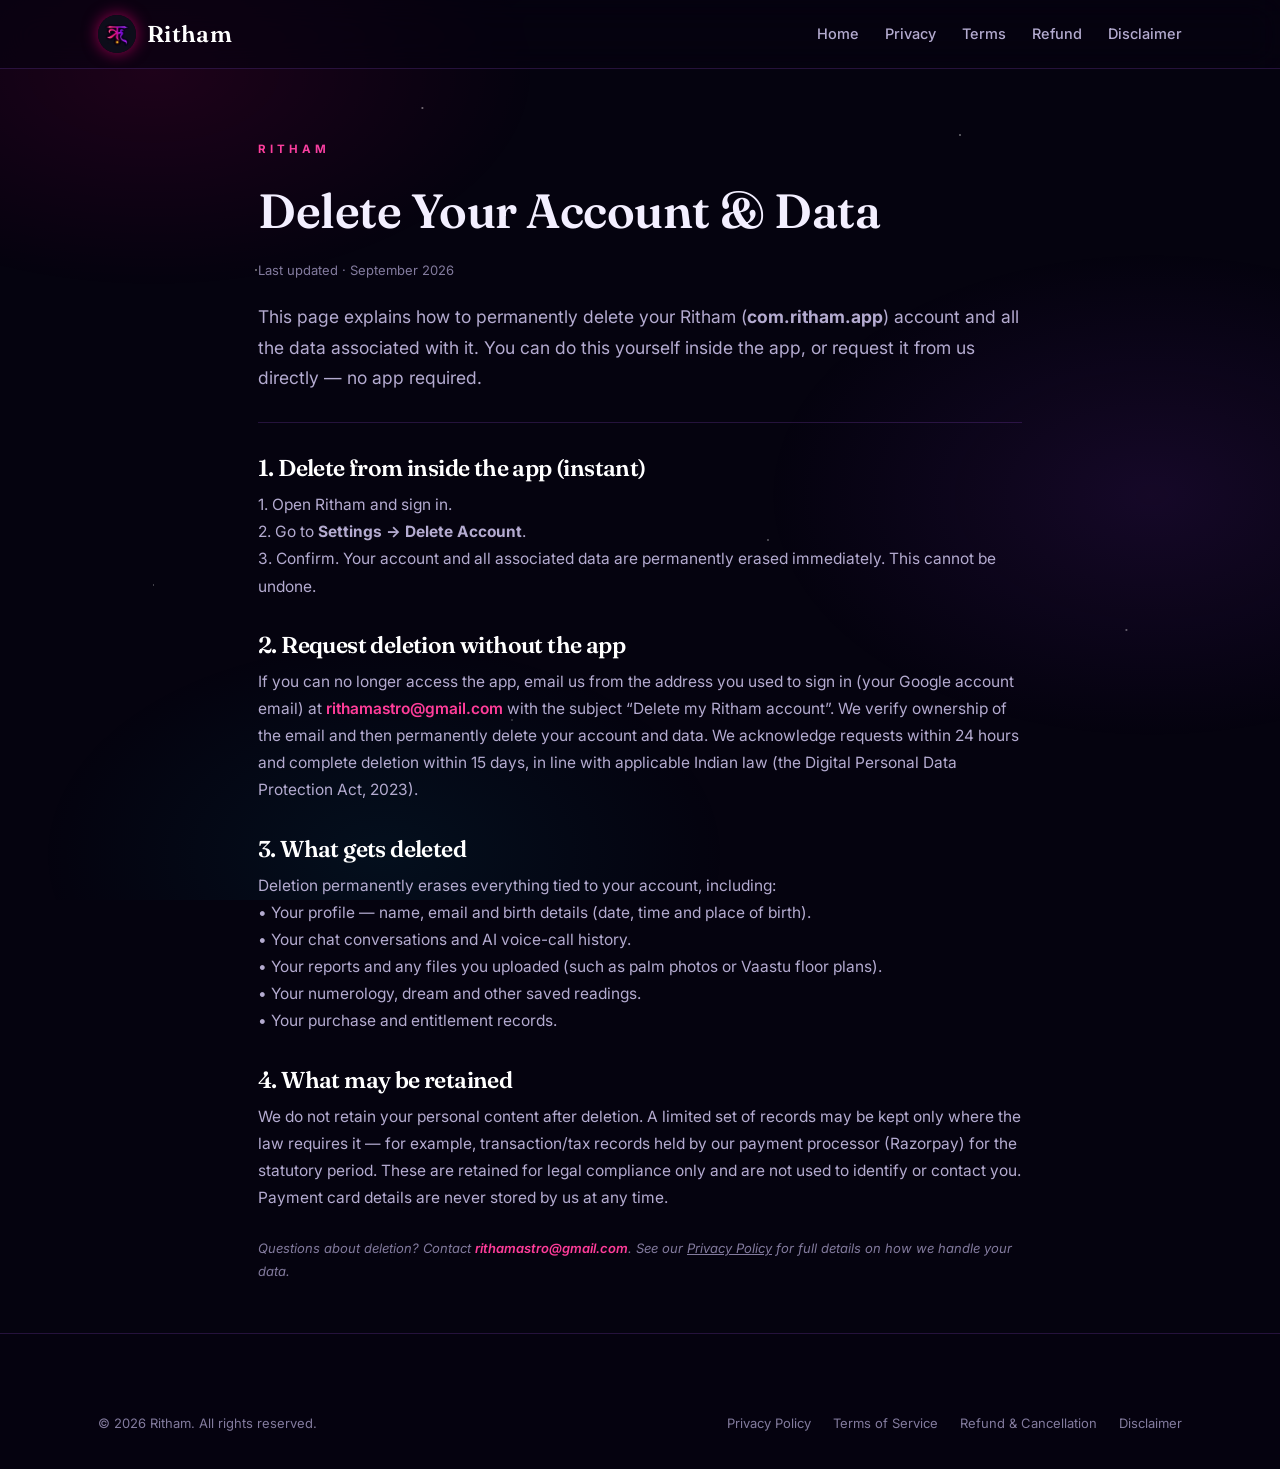
<file: website/delete-account.html>
<!DOCTYPE html>
<html lang="en">
<head>
  <meta charset="UTF-8" />
  <meta name="viewport" content="width=device-width, initial-scale=1.0" />
  <title>Delete Your Account &amp; Data — Ritham</title>
  <meta name="description" content="How to delete your Ritham account and all associated data — in the app or by request." />
  <link rel="icon" href="favicon.png" />
  <link rel="preconnect" href="https://fonts.googleapis.com" />
  <link rel="preconnect" href="https://fonts.gstatic.com" crossorigin />
  <link href="https://fonts.googleapis.com/css2?family=Fraunces:opsz,wght@9..144,500;9..144,600&family=Inter:wght@400;500;600;700&display=swap" rel="stylesheet" />
  <link rel="stylesheet" href="styles.css" />
</head>
<body>
  <header>
    <nav class="nav">
      <a href="index.html" class="nav-brand">
        <img src="logo.png" alt="Ritham logo" />
        <span class="word">Ritham</span>
      </a>
      <div class="nav-links">
        <a href="index.html">Home</a>
        <a href="privacy.html">Privacy</a>
        <a href="terms.html">Terms</a>
        <a href="refund.html">Refund</a>
        <a href="disclaimer.html">Disclaimer</a>
      </div>
    </nav>
  </header>

  <main class="wrap legal">
    <div class="brand-eyebrow grad-text">Ritham</div>
    <h1>Delete Your Account &amp; Data</h1>
    <div class="updated">Last updated · September 2026</div>
    <p class="intro">This page explains how to permanently delete your Ritham (<strong>com.ritham.app</strong>) account and all the data associated with it. You can do this yourself inside the app, or request it from us directly — no app required.</p>
    <div class="divider"></div>

    <h2>1. Delete from inside the app (instant)</h2>
    <p>1. Open Ritham and sign in.
2. Go to <strong>Settings → Delete Account</strong>.
3. Confirm. Your account and all associated data are permanently erased immediately. This cannot be undone.</p>

    <h2>2. Request deletion without the app</h2>
    <p>If you can no longer access the app, email us from the address you used to sign in (your Google account email) at <a class="mail" href="mailto:rithamastro@gmail.com?subject=Delete%20my%20Ritham%20account">rithamastro@gmail.com</a> with the subject “Delete my Ritham account”. We verify ownership of the email and then permanently delete your account and data. We acknowledge requests within 24 hours and complete deletion within 15 days, in line with applicable Indian law (the Digital Personal Data Protection Act, 2023).</p>

    <h2>3. What gets deleted</h2>
    <p>Deletion permanently erases everything tied to your account, including:
• Your profile — name, email and birth details (date, time and place of birth).
• Your chat conversations and AI voice-call history.
• Your reports and any files you uploaded (such as palm photos or Vaastu floor plans).
• Your numerology, dream and other saved readings.
• Your purchase and entitlement records.</p>

    <h2>4. What may be retained</h2>
    <p>We do not retain your personal content after deletion. A limited set of records may be kept only where the law requires it — for example, transaction/tax records held by our payment processor (Razorpay) for the statutory period. These are retained for legal compliance only and are not used to identify or contact you. Payment card details are never stored by us at any time.</p>

    <p class="footer-note">Questions about deletion? Contact <a class="mail" href="mailto:rithamastro@gmail.com">rithamastro@gmail.com</a>. See our <a href="privacy.html">Privacy Policy</a> for full details on how we handle your data.</p>
  </main>

  <footer>
    <div class="wrap footer-inner">
      <span class="copy">© 2026 Ritham. All rights reserved.</span>
      <div class="footer-links">
        <a href="privacy.html">Privacy Policy</a>
        <a href="terms.html">Terms of Service</a>
        <a href="refund.html">Refund &amp; Cancellation</a>
        <a href="disclaimer.html">Disclaimer</a>
      </div>
    </div>
  </footer>
</body>
</html>
</file>
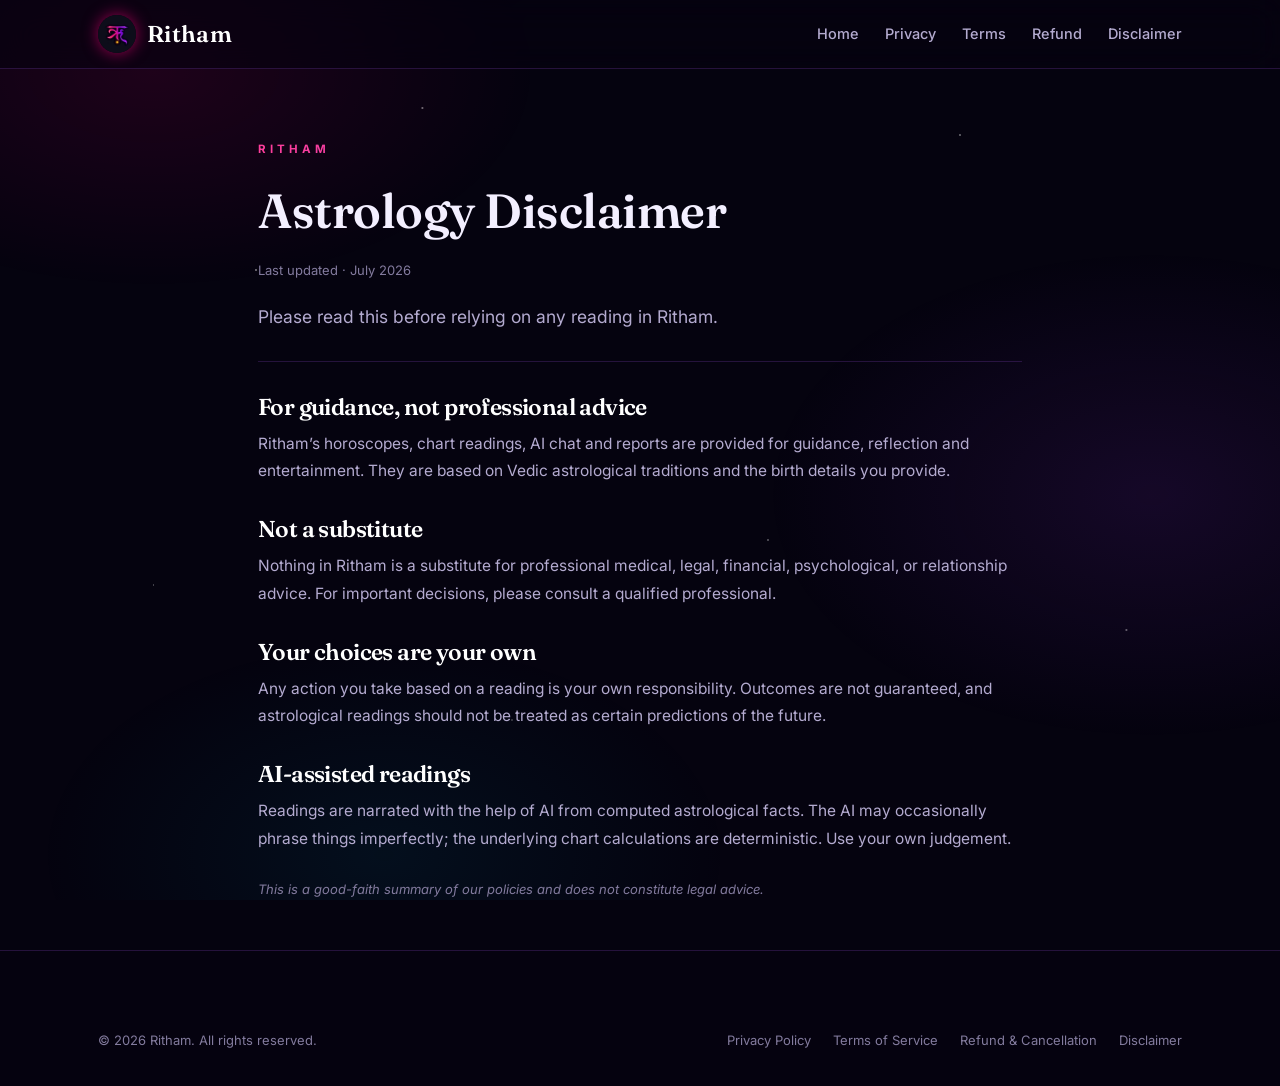
<file: website/disclaimer.html>
<!DOCTYPE html>
<html lang="en">
<head>
  <meta charset="UTF-8" />
  <meta name="viewport" content="width=device-width, initial-scale=1.0" />
  <title>Astrology Disclaimer — Ritham</title>
  <meta name="description" content="Ritham Astrology Disclaimer." />
  <link rel="icon" href="favicon.png" />
  <link rel="preconnect" href="https://fonts.googleapis.com" />
  <link rel="preconnect" href="https://fonts.gstatic.com" crossorigin />
  <link href="https://fonts.googleapis.com/css2?family=Fraunces:opsz,wght@9..144,500;9..144,600&family=Inter:wght@400;500;600;700&display=swap" rel="stylesheet" />
  <link rel="stylesheet" href="styles.css" />
  <!-- Meta Pixel Code -->
  <script>
  !function(f,b,e,v,n,t,s)
  {if(f.fbq)return;n=f.fbq=function(){n.callMethod?
  n.callMethod.apply(n,arguments):n.queue.push(arguments)};
  if(!f._fbq)f._fbq=n;n.push=n;n.loaded=!0;n.version='2.0';
  n.queue=[];t=b.createElement(e);t.async=!0;
  t.src=v;s=b.getElementsByTagName(e)[0];
  s.parentNode.insertBefore(t,s)}(window, document,'script',
  'https://connect.facebook.net/en_US/fbevents.js');
  fbq('init', '1001713839547879');
  fbq('track', 'PageView');
  </script>
  <noscript><img height="1" width="1" style="display:none"
  src="https://www.facebook.com/tr?id=1001713839547879&ev=PageView&noscript=1"
  /></noscript>
  <!-- End Meta Pixel Code -->
</head>
<body>
  <header>
    <nav class="nav">
      <a href="index.html" class="nav-brand">
        <img src="logo.png" alt="Ritham logo" />
        <span class="word">Ritham</span>
      </a>
      <div class="nav-links">
        <a href="index.html">Home</a>
        <a href="privacy.html">Privacy</a>
        <a href="terms.html">Terms</a>
        <a href="refund.html">Refund</a>
        <a href="disclaimer.html">Disclaimer</a>
      </div>
    </nav>
  </header>

  <main class="wrap legal">
    <div class="brand-eyebrow grad-text">Ritham</div>
    <h1>Astrology Disclaimer</h1>
    <div class="updated">Last updated · July 2026</div>
    <p class="intro">Please read this before relying on any reading in Ritham.</p>
    <div class="divider"></div>

    <h2>For guidance, not professional advice</h2>
    <p>Ritham’s horoscopes, chart readings, AI chat and reports are provided for guidance, reflection and entertainment. They are based on Vedic astrological traditions and the birth details you provide.</p>

    <h2>Not a substitute</h2>
    <p>Nothing in Ritham is a substitute for professional medical, legal, financial, psychological, or relationship advice. For important decisions, please consult a qualified professional.</p>

    <h2>Your choices are your own</h2>
    <p>Any action you take based on a reading is your own responsibility. Outcomes are not guaranteed, and astrological readings should not be treated as certain predictions of the future.</p>

    <h2>AI-assisted readings</h2>
    <p>Readings are narrated with the help of AI from computed astrological facts. The AI may occasionally phrase things imperfectly; the underlying chart calculations are deterministic. Use your own judgement.</p>

    <p class="footer-note">This is a good-faith summary of our policies and does not constitute legal advice.</p>
  </main>

  <footer>
    <div class="wrap footer-inner">
      <span class="copy">© 2026 Ritham. All rights reserved.</span>
      <div class="footer-links">
        <a href="privacy.html">Privacy Policy</a>
        <a href="terms.html">Terms of Service</a>
        <a href="refund.html">Refund &amp; Cancellation</a>
        <a href="disclaimer.html">Disclaimer</a>
      </div>
    </div>
  </footer>
</body>
</html>
</file>
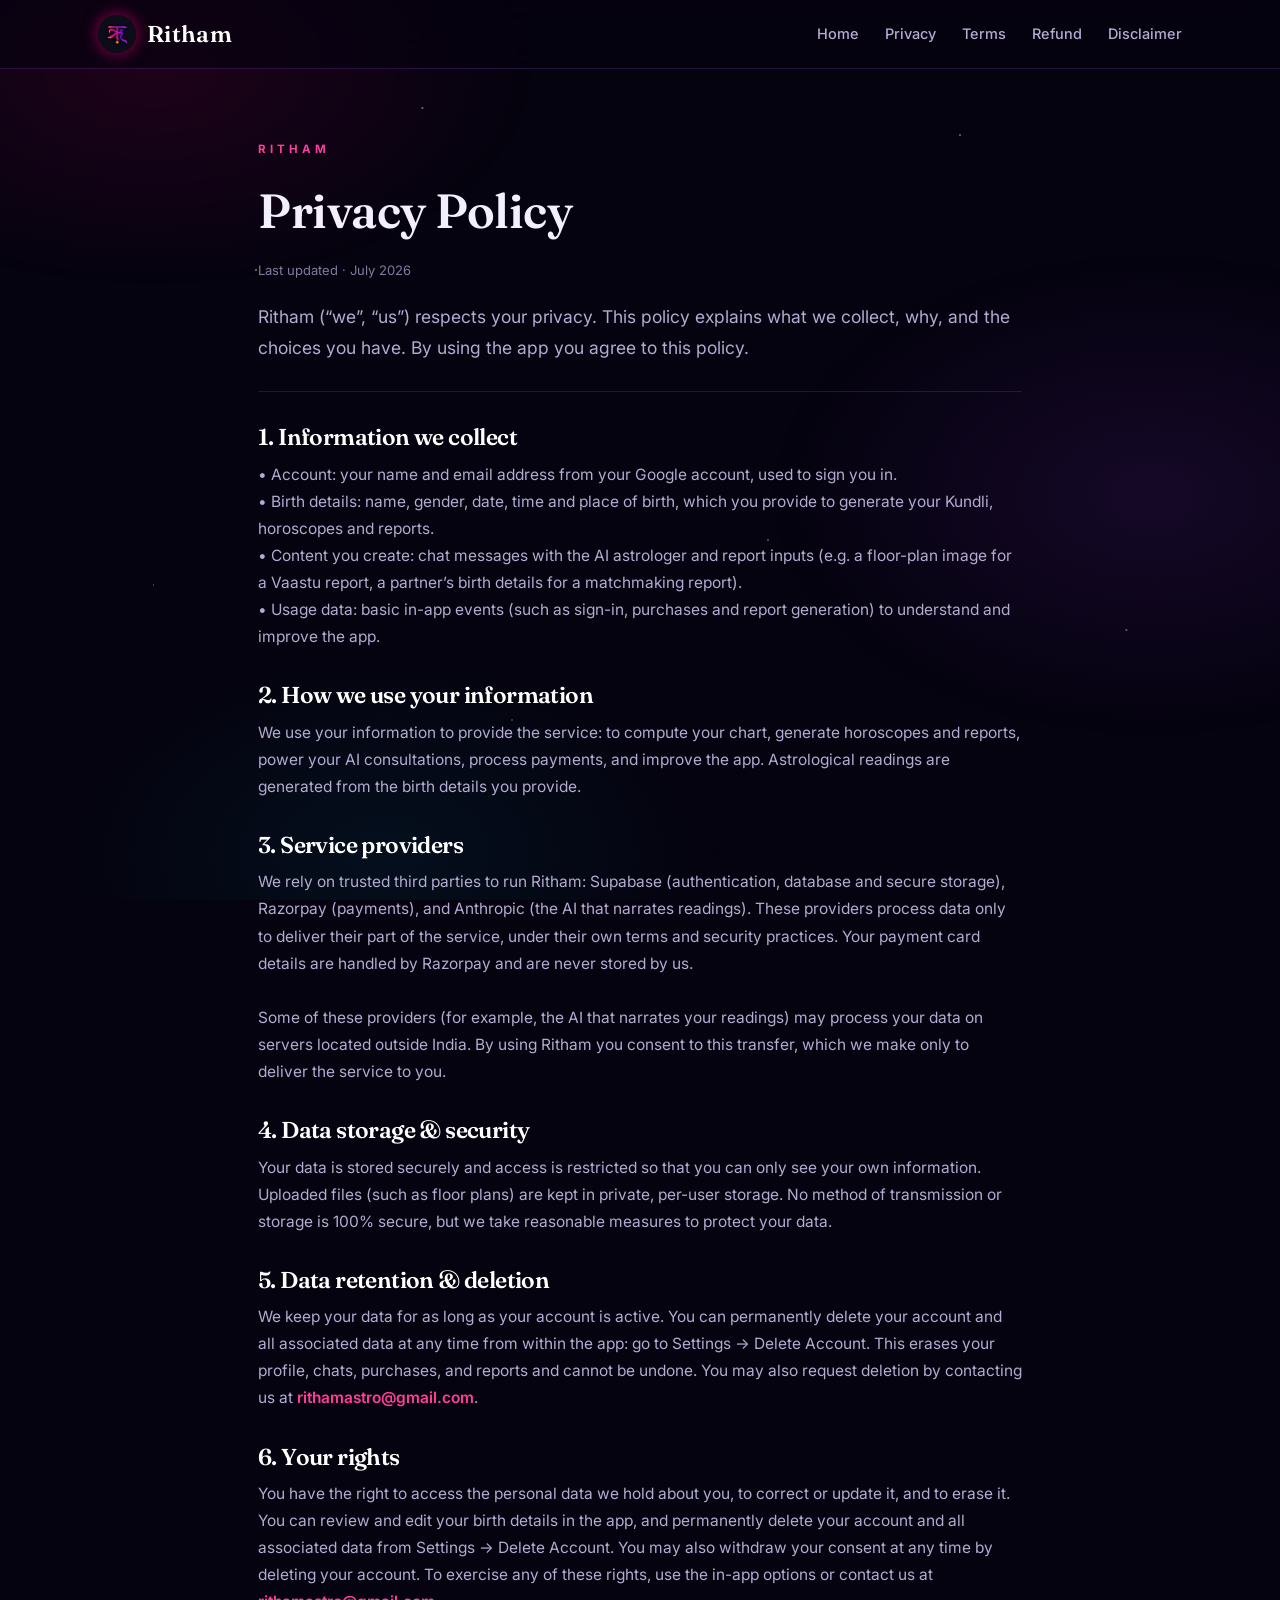
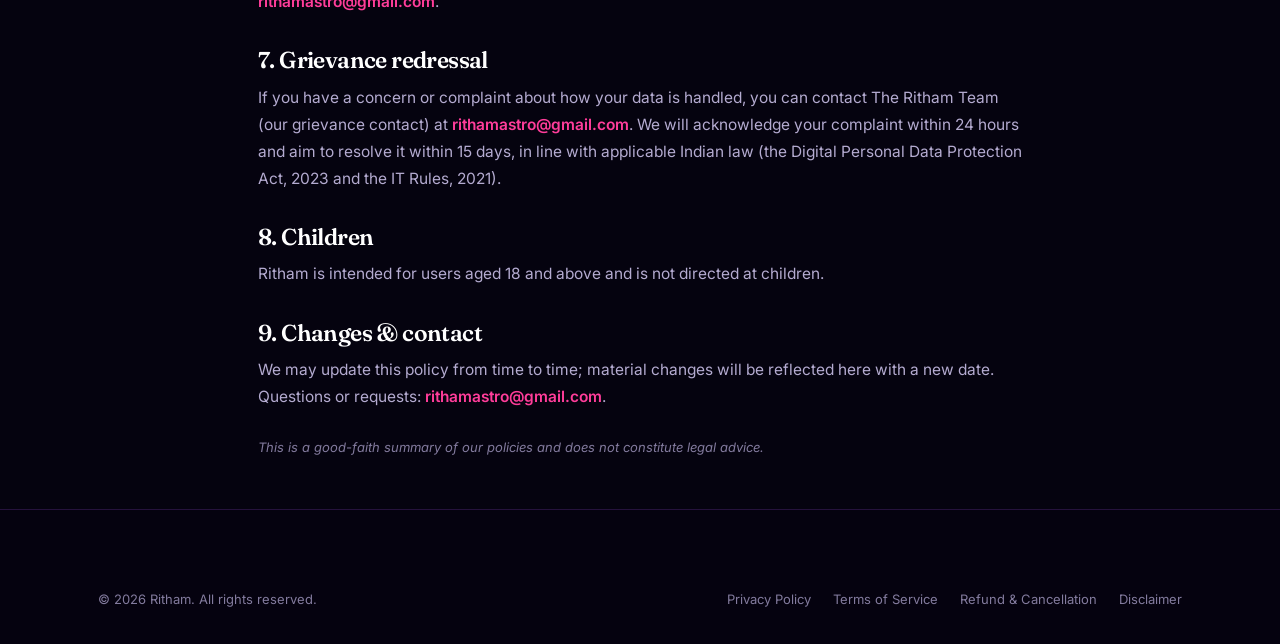
<file: website/privacy.html>
<!DOCTYPE html>
<html lang="en">
<head>
  <meta charset="UTF-8" />
  <meta name="viewport" content="width=device-width, initial-scale=1.0" />
  <title>Privacy Policy — Ritham</title>
  <meta name="description" content="Ritham Privacy Policy — what we collect, why, and the choices you have." />
  <link rel="icon" href="favicon.png" />
  <link rel="preconnect" href="https://fonts.googleapis.com" />
  <link rel="preconnect" href="https://fonts.gstatic.com" crossorigin />
  <link href="https://fonts.googleapis.com/css2?family=Fraunces:opsz,wght@9..144,500;9..144,600&family=Inter:wght@400;500;600;700&display=swap" rel="stylesheet" />
  <link rel="stylesheet" href="styles.css" />
  <!-- Meta Pixel Code -->
  <script>
  !function(f,b,e,v,n,t,s)
  {if(f.fbq)return;n=f.fbq=function(){n.callMethod?
  n.callMethod.apply(n,arguments):n.queue.push(arguments)};
  if(!f._fbq)f._fbq=n;n.push=n;n.loaded=!0;n.version='2.0';
  n.queue=[];t=b.createElement(e);t.async=!0;
  t.src=v;s=b.getElementsByTagName(e)[0];
  s.parentNode.insertBefore(t,s)}(window, document,'script',
  'https://connect.facebook.net/en_US/fbevents.js');
  fbq('init', '1001713839547879');
  fbq('track', 'PageView');
  </script>
  <noscript><img height="1" width="1" style="display:none"
  src="https://www.facebook.com/tr?id=1001713839547879&ev=PageView&noscript=1"
  /></noscript>
  <!-- End Meta Pixel Code -->
</head>
<body>
  <header>
    <nav class="nav">
      <a href="index.html" class="nav-brand">
        <img src="logo.png" alt="Ritham logo" />
        <span class="word">Ritham</span>
      </a>
      <div class="nav-links">
        <a href="index.html">Home</a>
        <a href="privacy.html">Privacy</a>
        <a href="terms.html">Terms</a>
        <a href="refund.html">Refund</a>
        <a href="disclaimer.html">Disclaimer</a>
      </div>
    </nav>
  </header>

  <main class="wrap legal">
    <div class="brand-eyebrow grad-text">Ritham</div>
    <h1>Privacy Policy</h1>
    <div class="updated">Last updated · July 2026</div>
    <p class="intro">Ritham (“we”, “us”) respects your privacy. This policy explains what we collect, why, and the choices you have. By using the app you agree to this policy.</p>
    <div class="divider"></div>

    <h2>1. Information we collect</h2>
    <p>• Account: your name and email address from your Google account, used to sign you in.
• Birth details: name, gender, date, time and place of birth, which you provide to generate your Kundli, horoscopes and reports.
• Content you create: chat messages with the AI astrologer and report inputs (e.g. a floor-plan image for a Vaastu report, a partner’s birth details for a matchmaking report).
• Usage data: basic in-app events (such as sign-in, purchases and report generation) to understand and improve the app.</p>

    <h2>2. How we use your information</h2>
    <p>We use your information to provide the service: to compute your chart, generate horoscopes and reports, power your AI consultations, process payments, and improve the app. Astrological readings are generated from the birth details you provide.</p>

    <h2>3. Service providers</h2>
    <p>We rely on trusted third parties to run Ritham: Supabase (authentication, database and secure storage), Razorpay (payments), and Anthropic (the AI that narrates readings). These providers process data only to deliver their part of the service, under their own terms and security practices. Your payment card details are handled by Razorpay and are never stored by us.

Some of these providers (for example, the AI that narrates your readings) may process your data on servers located outside India. By using Ritham you consent to this transfer, which we make only to deliver the service to you.</p>

    <h2>4. Data storage &amp; security</h2>
    <p>Your data is stored securely and access is restricted so that you can only see your own information. Uploaded files (such as floor plans) are kept in private, per-user storage. No method of transmission or storage is 100% secure, but we take reasonable measures to protect your data.</p>

    <h2>5. Data retention &amp; deletion</h2>
    <p>We keep your data for as long as your account is active. You can permanently delete your account and all associated data at any time from within the app: go to Settings → Delete Account. This erases your profile, chats, purchases, and reports and cannot be undone. You may also request deletion by contacting us at <a class="mail" href="mailto:rithamastro@gmail.com">rithamastro@gmail.com</a>.</p>

    <h2>6. Your rights</h2>
    <p>You have the right to access the personal data we hold about you, to correct or update it, and to erase it. You can review and edit your birth details in the app, and permanently delete your account and all associated data from Settings → Delete Account. You may also withdraw your consent at any time by deleting your account. To exercise any of these rights, use the in-app options or contact us at <a class="mail" href="mailto:rithamastro@gmail.com">rithamastro@gmail.com</a>.</p>

    <h2>7. Grievance redressal</h2>
    <p>If you have a concern or complaint about how your data is handled, you can contact The Ritham Team (our grievance contact) at <a class="mail" href="mailto:rithamastro@gmail.com">rithamastro@gmail.com</a>. We will acknowledge your complaint within 24 hours and aim to resolve it within 15 days, in line with applicable Indian law (the Digital Personal Data Protection Act, 2023 and the IT Rules, 2021).</p>

    <h2>8. Children</h2>
    <p>Ritham is intended for users aged 18 and above and is not directed at children.</p>

    <h2>9. Changes &amp; contact</h2>
    <p>We may update this policy from time to time; material changes will be reflected here with a new date. Questions or requests: <a class="mail" href="mailto:rithamastro@gmail.com">rithamastro@gmail.com</a>.</p>

    <p class="footer-note">This is a good-faith summary of our policies and does not constitute legal advice.</p>
  </main>

  <footer>
    <div class="wrap footer-inner">
      <span class="copy">© 2026 Ritham. All rights reserved.</span>
      <div class="footer-links">
        <a href="privacy.html">Privacy Policy</a>
        <a href="terms.html">Terms of Service</a>
        <a href="refund.html">Refund &amp; Cancellation</a>
        <a href="disclaimer.html">Disclaimer</a>
      </div>
    </div>
  </footer>
</body>
</html>
</file>
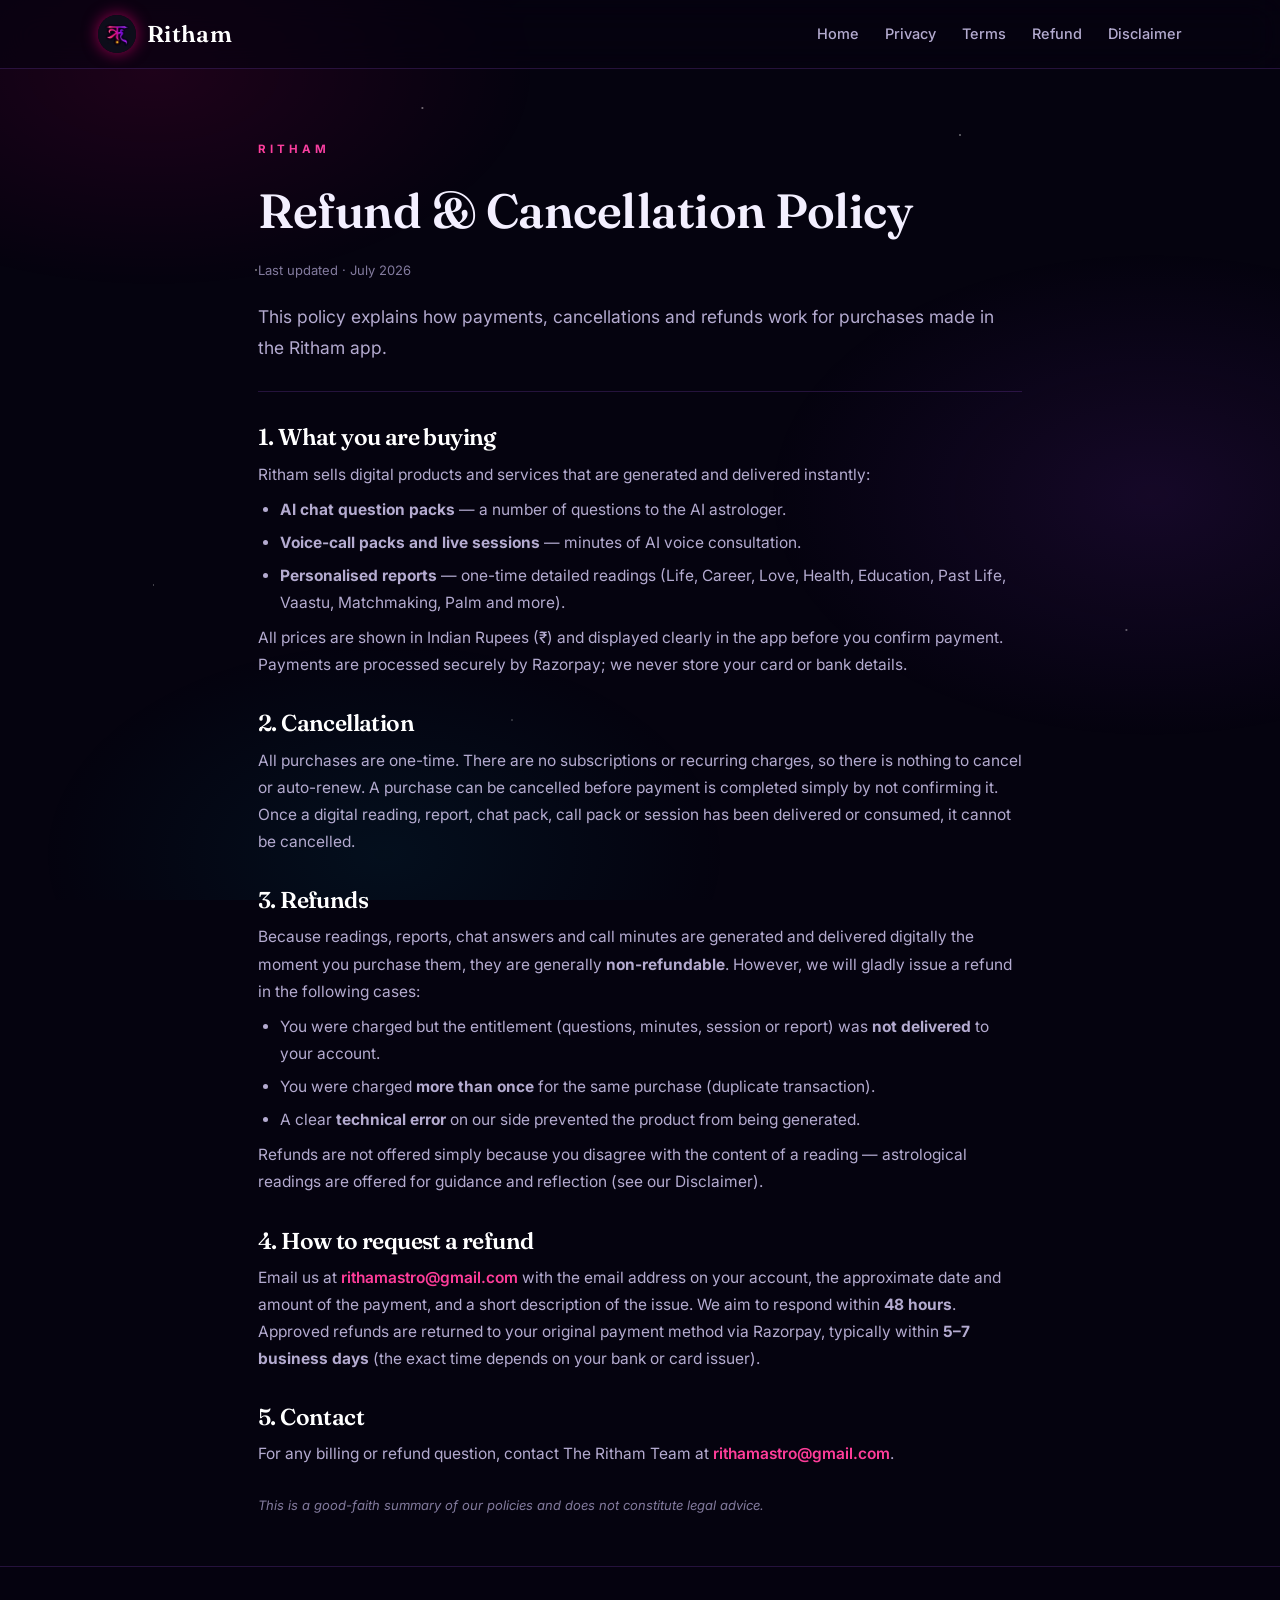
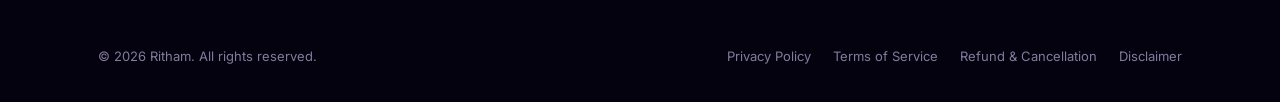
<file: website/refund.html>
<!DOCTYPE html>
<html lang="en">
<head>
  <meta charset="UTF-8" />
  <meta name="viewport" content="width=device-width, initial-scale=1.0" />
  <title>Refund &amp; Cancellation Policy — Ritham</title>
  <meta name="description" content="Ritham Refund and Cancellation Policy — how payments, refunds and cancellations work." />
  <link rel="icon" href="favicon.png" />
  <link rel="preconnect" href="https://fonts.googleapis.com" />
  <link rel="preconnect" href="https://fonts.gstatic.com" crossorigin />
  <link href="https://fonts.googleapis.com/css2?family=Fraunces:opsz,wght@9..144,500;9..144,600&family=Inter:wght@400;500;600;700&display=swap" rel="stylesheet" />
  <link rel="stylesheet" href="styles.css" />
  <!-- Meta Pixel Code -->
  <script>
  !function(f,b,e,v,n,t,s)
  {if(f.fbq)return;n=f.fbq=function(){n.callMethod?
  n.callMethod.apply(n,arguments):n.queue.push(arguments)};
  if(!f._fbq)f._fbq=n;n.push=n;n.loaded=!0;n.version='2.0';
  n.queue=[];t=b.createElement(e);t.async=!0;
  t.src=v;s=b.getElementsByTagName(e)[0];
  s.parentNode.insertBefore(t,s)}(window, document,'script',
  'https://connect.facebook.net/en_US/fbevents.js');
  fbq('init', '1001713839547879');
  fbq('track', 'PageView');
  </script>
  <noscript><img height="1" width="1" style="display:none"
  src="https://www.facebook.com/tr?id=1001713839547879&ev=PageView&noscript=1"
  /></noscript>
  <!-- End Meta Pixel Code -->
</head>
<body>
  <header>
    <nav class="nav">
      <a href="index.html" class="nav-brand">
        <img src="logo.png" alt="Ritham logo" />
        <span class="word">Ritham</span>
      </a>
      <div class="nav-links">
        <a href="index.html">Home</a>
        <a href="privacy.html">Privacy</a>
        <a href="terms.html">Terms</a>
        <a href="refund.html">Refund</a>
        <a href="disclaimer.html">Disclaimer</a>
      </div>
    </nav>
  </header>

  <main class="wrap legal">
    <div class="brand-eyebrow grad-text">Ritham</div>
    <h1>Refund &amp; Cancellation Policy</h1>
    <div class="updated">Last updated · July 2026</div>
    <p class="intro">This policy explains how payments, cancellations and refunds work for purchases made in the Ritham app.</p>
    <div class="divider"></div>

    <h2>1. What you are buying</h2>
    <p>Ritham sells digital products and services that are generated and delivered instantly:</p>
    <ul>
      <li><strong>AI chat question packs</strong> — a number of questions to the AI astrologer.</li>
      <li><strong>Voice-call packs and live sessions</strong> — minutes of AI voice consultation.</li>
      <li><strong>Personalised reports</strong> — one-time detailed readings (Life, Career, Love, Health, Education, Past Life, Vaastu, Matchmaking, Palm and more).</li>
    </ul>
    <p>All prices are shown in Indian Rupees (₹) and displayed clearly in the app before you confirm payment. Payments are processed securely by Razorpay; we never store your card or bank details.</p>

    <h2>2. Cancellation</h2>
    <p>All purchases are one-time. There are no subscriptions or recurring charges, so there is nothing to cancel or auto-renew. A purchase can be cancelled before payment is completed simply by not confirming it. Once a digital reading, report, chat pack, call pack or session has been delivered or consumed, it cannot be cancelled.</p>

    <h2>3. Refunds</h2>
    <p>Because readings, reports, chat answers and call minutes are generated and delivered digitally the moment you purchase them, they are generally <strong>non-refundable</strong>. However, we will gladly issue a refund in the following cases:</p>
    <ul>
      <li>You were charged but the entitlement (questions, minutes, session or report) was <strong>not delivered</strong> to your account.</li>
      <li>You were charged <strong>more than once</strong> for the same purchase (duplicate transaction).</li>
      <li>A clear <strong>technical error</strong> on our side prevented the product from being generated.</li>
    </ul>
    <p>Refunds are not offered simply because you disagree with the content of a reading — astrological readings are offered for guidance and reflection (see our Disclaimer).</p>

    <h2>4. How to request a refund</h2>
    <p>Email us at <a class="mail" href="mailto:rithamastro@gmail.com">rithamastro@gmail.com</a> with the email address on your account, the approximate date and amount of the payment, and a short description of the issue. We aim to respond within <strong>48 hours</strong>. Approved refunds are returned to your original payment method via Razorpay, typically within <strong>5–7 business days</strong> (the exact time depends on your bank or card issuer).</p>

    <h2>5. Contact</h2>
    <p>For any billing or refund question, contact The Ritham Team at <a class="mail" href="mailto:rithamastro@gmail.com">rithamastro@gmail.com</a>.</p>

    <p class="footer-note">This is a good-faith summary of our policies and does not constitute legal advice.</p>
  </main>

  <footer>
    <div class="wrap footer-inner">
      <span class="copy">© 2026 Ritham. All rights reserved.</span>
      <div class="footer-links">
        <a href="privacy.html">Privacy Policy</a>
        <a href="terms.html">Terms of Service</a>
        <a href="refund.html">Refund &amp; Cancellation</a>
        <a href="disclaimer.html">Disclaimer</a>
      </div>
    </div>
  </footer>
</body>
</html>
</file>
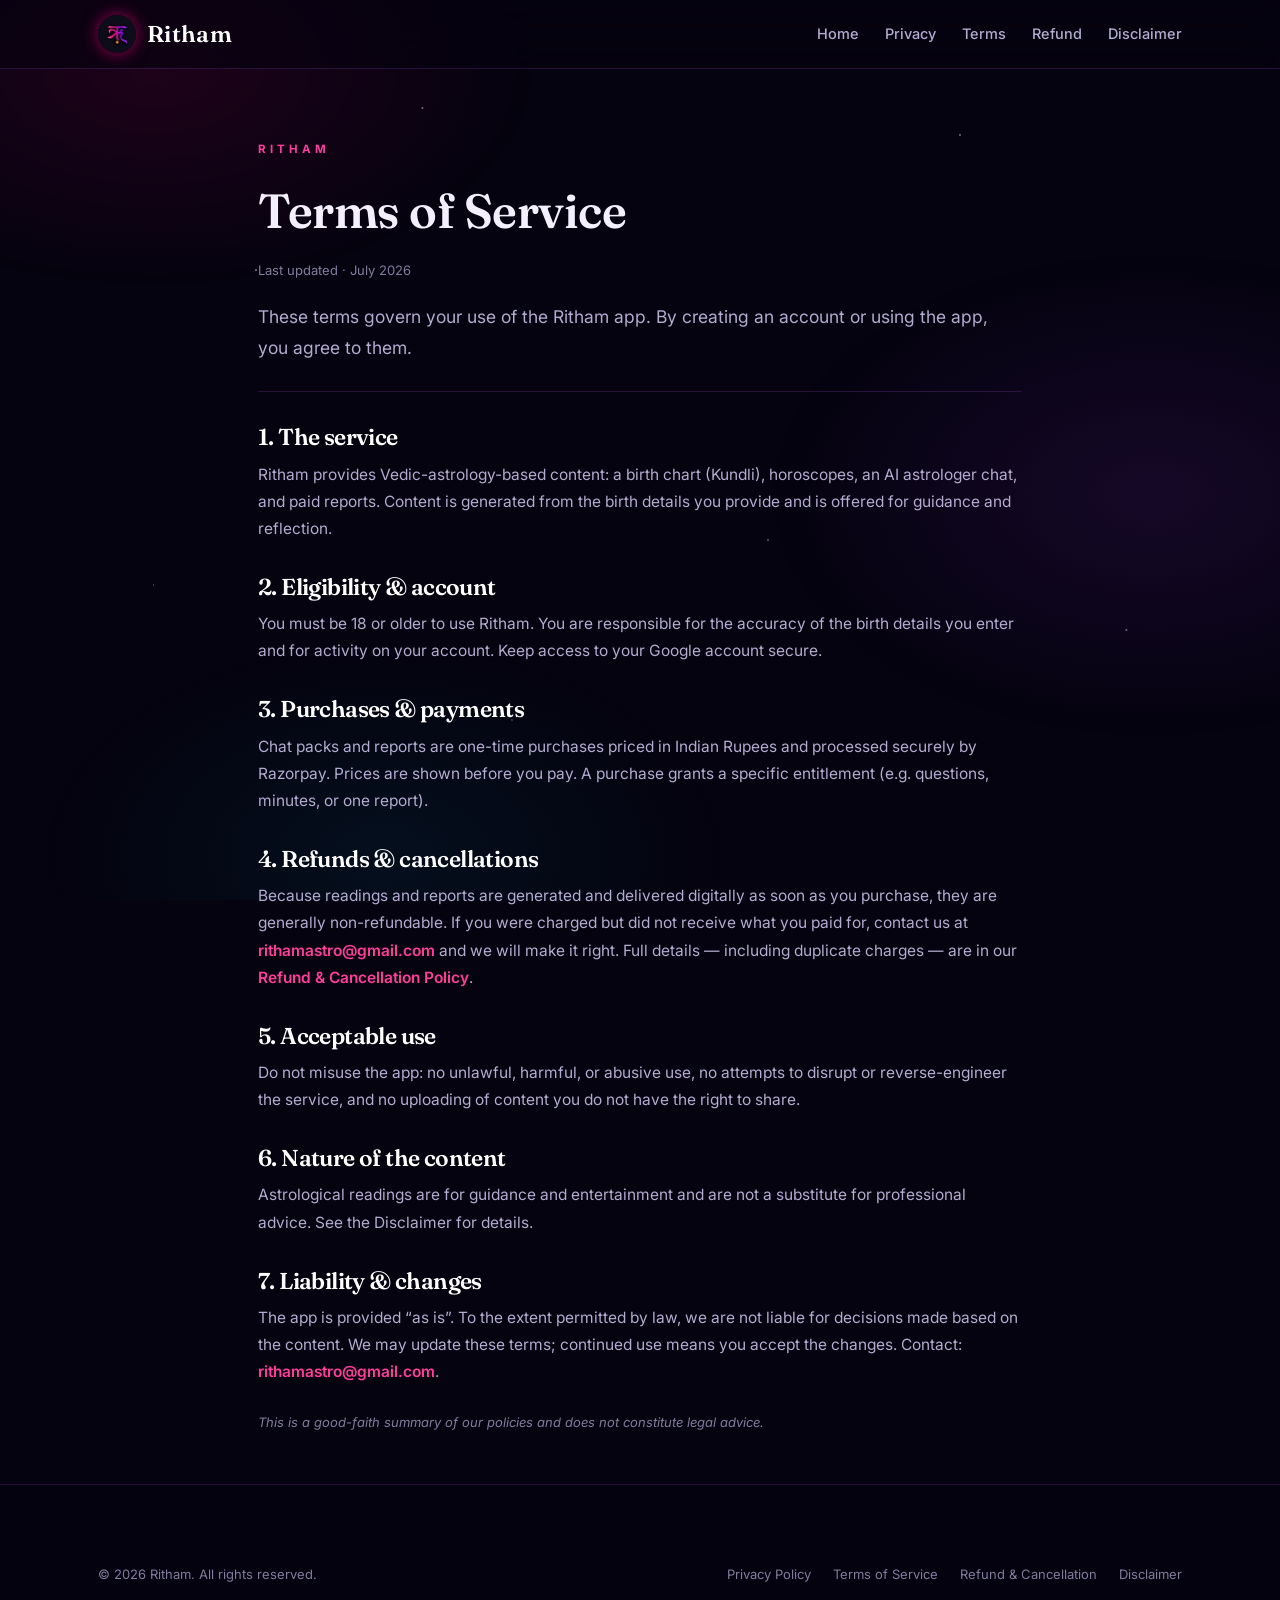
<file: website/terms.html>
<!DOCTYPE html>
<html lang="en">
<head>
  <meta charset="UTF-8" />
  <meta name="viewport" content="width=device-width, initial-scale=1.0" />
  <title>Terms of Service — Ritham</title>
  <meta name="description" content="Ritham Terms of Service." />
  <link rel="icon" href="favicon.png" />
  <link rel="preconnect" href="https://fonts.googleapis.com" />
  <link rel="preconnect" href="https://fonts.gstatic.com" crossorigin />
  <link href="https://fonts.googleapis.com/css2?family=Fraunces:opsz,wght@9..144,500;9..144,600&family=Inter:wght@400;500;600;700&display=swap" rel="stylesheet" />
  <link rel="stylesheet" href="styles.css" />
  <!-- Meta Pixel Code -->
  <script>
  !function(f,b,e,v,n,t,s)
  {if(f.fbq)return;n=f.fbq=function(){n.callMethod?
  n.callMethod.apply(n,arguments):n.queue.push(arguments)};
  if(!f._fbq)f._fbq=n;n.push=n;n.loaded=!0;n.version='2.0';
  n.queue=[];t=b.createElement(e);t.async=!0;
  t.src=v;s=b.getElementsByTagName(e)[0];
  s.parentNode.insertBefore(t,s)}(window, document,'script',
  'https://connect.facebook.net/en_US/fbevents.js');
  fbq('init', '1001713839547879');
  fbq('track', 'PageView');
  </script>
  <noscript><img height="1" width="1" style="display:none"
  src="https://www.facebook.com/tr?id=1001713839547879&ev=PageView&noscript=1"
  /></noscript>
  <!-- End Meta Pixel Code -->
</head>
<body>
  <header>
    <nav class="nav">
      <a href="index.html" class="nav-brand">
        <img src="logo.png" alt="Ritham logo" />
        <span class="word">Ritham</span>
      </a>
      <div class="nav-links">
        <a href="index.html">Home</a>
        <a href="privacy.html">Privacy</a>
        <a href="terms.html">Terms</a>
        <a href="refund.html">Refund</a>
        <a href="disclaimer.html">Disclaimer</a>
      </div>
    </nav>
  </header>

  <main class="wrap legal">
    <div class="brand-eyebrow grad-text">Ritham</div>
    <h1>Terms of Service</h1>
    <div class="updated">Last updated · July 2026</div>
    <p class="intro">These terms govern your use of the Ritham app. By creating an account or using the app, you agree to them.</p>
    <div class="divider"></div>

    <h2>1. The service</h2>
    <p>Ritham provides Vedic-astrology-based content: a birth chart (Kundli), horoscopes, an AI astrologer chat, and paid reports. Content is generated from the birth details you provide and is offered for guidance and reflection.</p>

    <h2>2. Eligibility &amp; account</h2>
    <p>You must be 18 or older to use Ritham. You are responsible for the accuracy of the birth details you enter and for activity on your account. Keep access to your Google account secure.</p>

    <h2>3. Purchases &amp; payments</h2>
    <p>Chat packs and reports are one-time purchases priced in Indian Rupees and processed securely by Razorpay. Prices are shown before you pay. A purchase grants a specific entitlement (e.g. questions, minutes, or one report).</p>

    <h2>4. Refunds &amp; cancellations</h2>
    <p>Because readings and reports are generated and delivered digitally as soon as you purchase, they are generally non-refundable. If you were charged but did not receive what you paid for, contact us at <a class="mail" href="mailto:rithamastro@gmail.com">rithamastro@gmail.com</a> and we will make it right. Full details — including duplicate charges — are in our <a class="mail" href="refund.html">Refund &amp; Cancellation Policy</a>.</p>

    <h2>5. Acceptable use</h2>
    <p>Do not misuse the app: no unlawful, harmful, or abusive use, no attempts to disrupt or reverse-engineer the service, and no uploading of content you do not have the right to share.</p>

    <h2>6. Nature of the content</h2>
    <p>Astrological readings are for guidance and entertainment and are not a substitute for professional advice. See the Disclaimer for details.</p>

    <h2>7. Liability &amp; changes</h2>
    <p>The app is provided “as is”. To the extent permitted by law, we are not liable for decisions made based on the content. We may update these terms; continued use means you accept the changes. Contact: <a class="mail" href="mailto:rithamastro@gmail.com">rithamastro@gmail.com</a>.</p>

    <p class="footer-note">This is a good-faith summary of our policies and does not constitute legal advice.</p>
  </main>

  <footer>
    <div class="wrap footer-inner">
      <span class="copy">© 2026 Ritham. All rights reserved.</span>
      <div class="footer-links">
        <a href="privacy.html">Privacy Policy</a>
        <a href="terms.html">Terms of Service</a>
        <a href="refund.html">Refund &amp; Cancellation</a>
        <a href="disclaimer.html">Disclaimer</a>
      </div>
    </div>
  </footer>
</body>
</html>
</file>
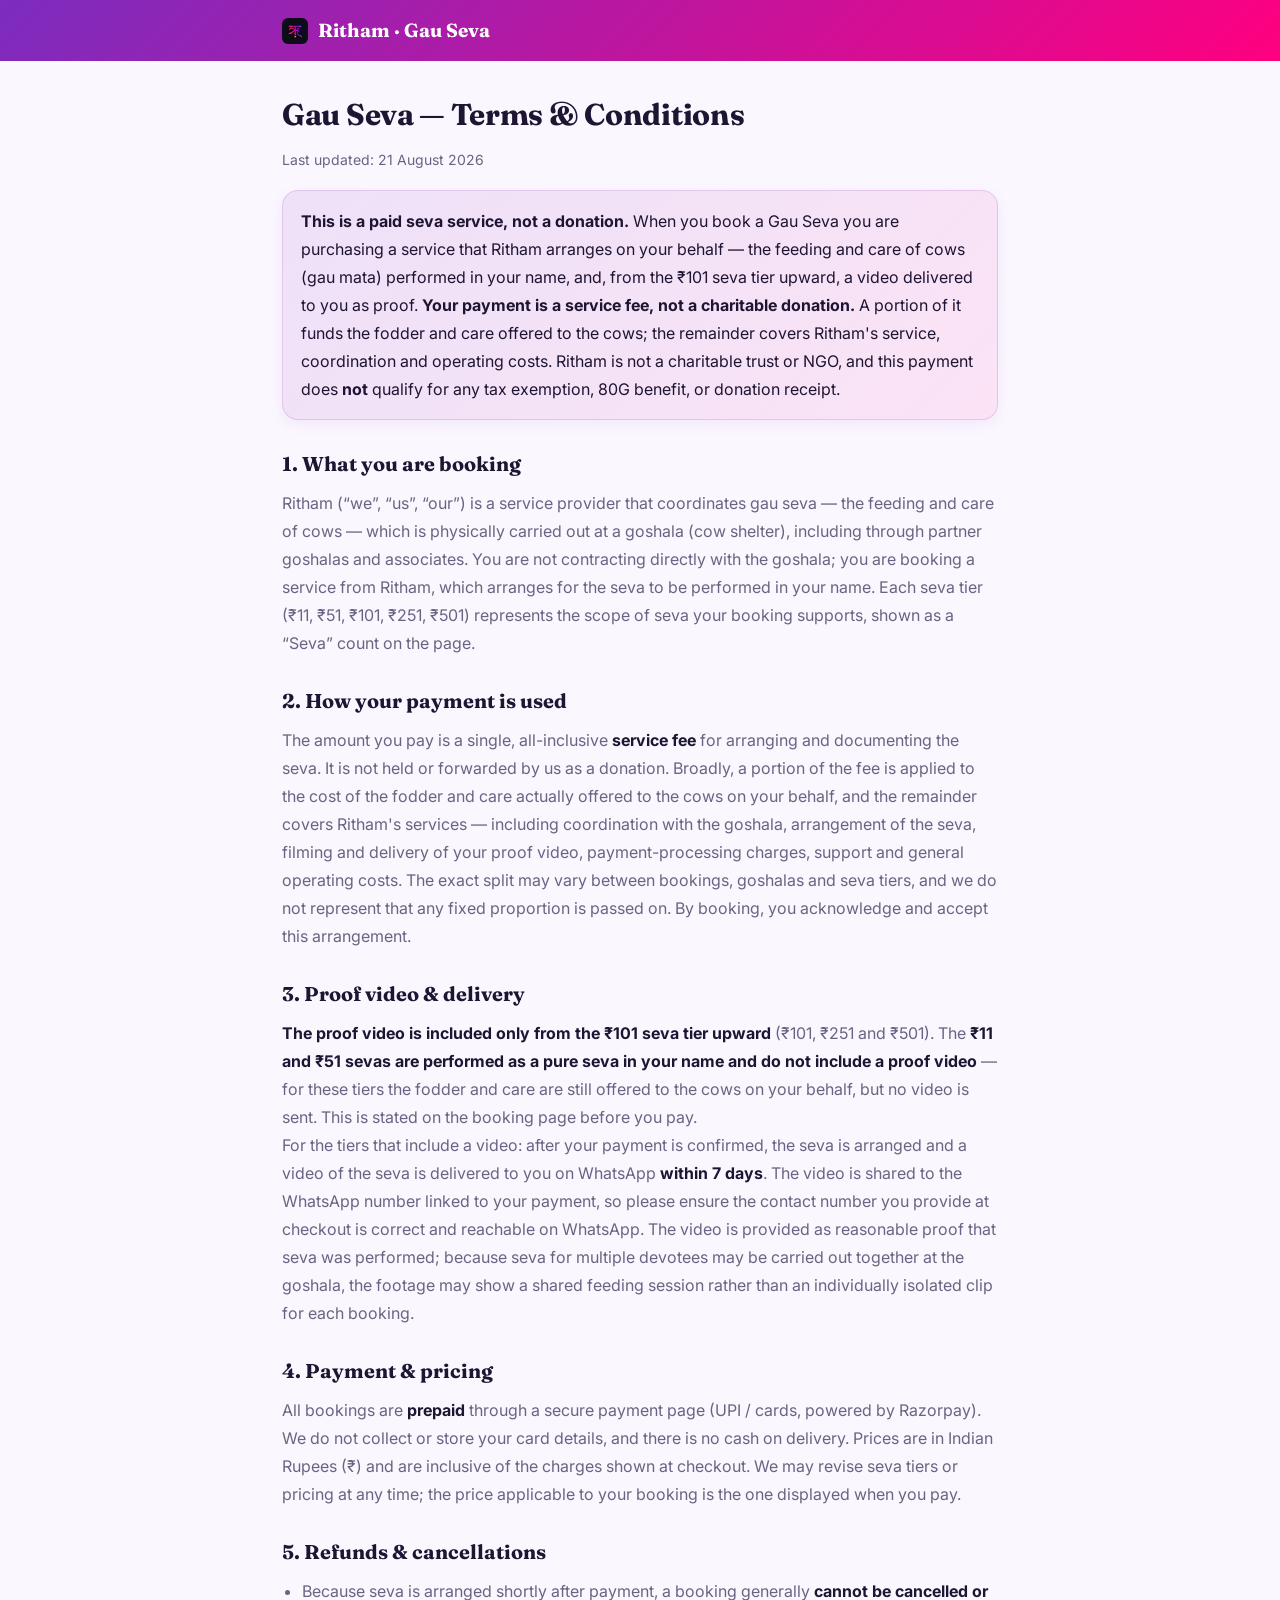
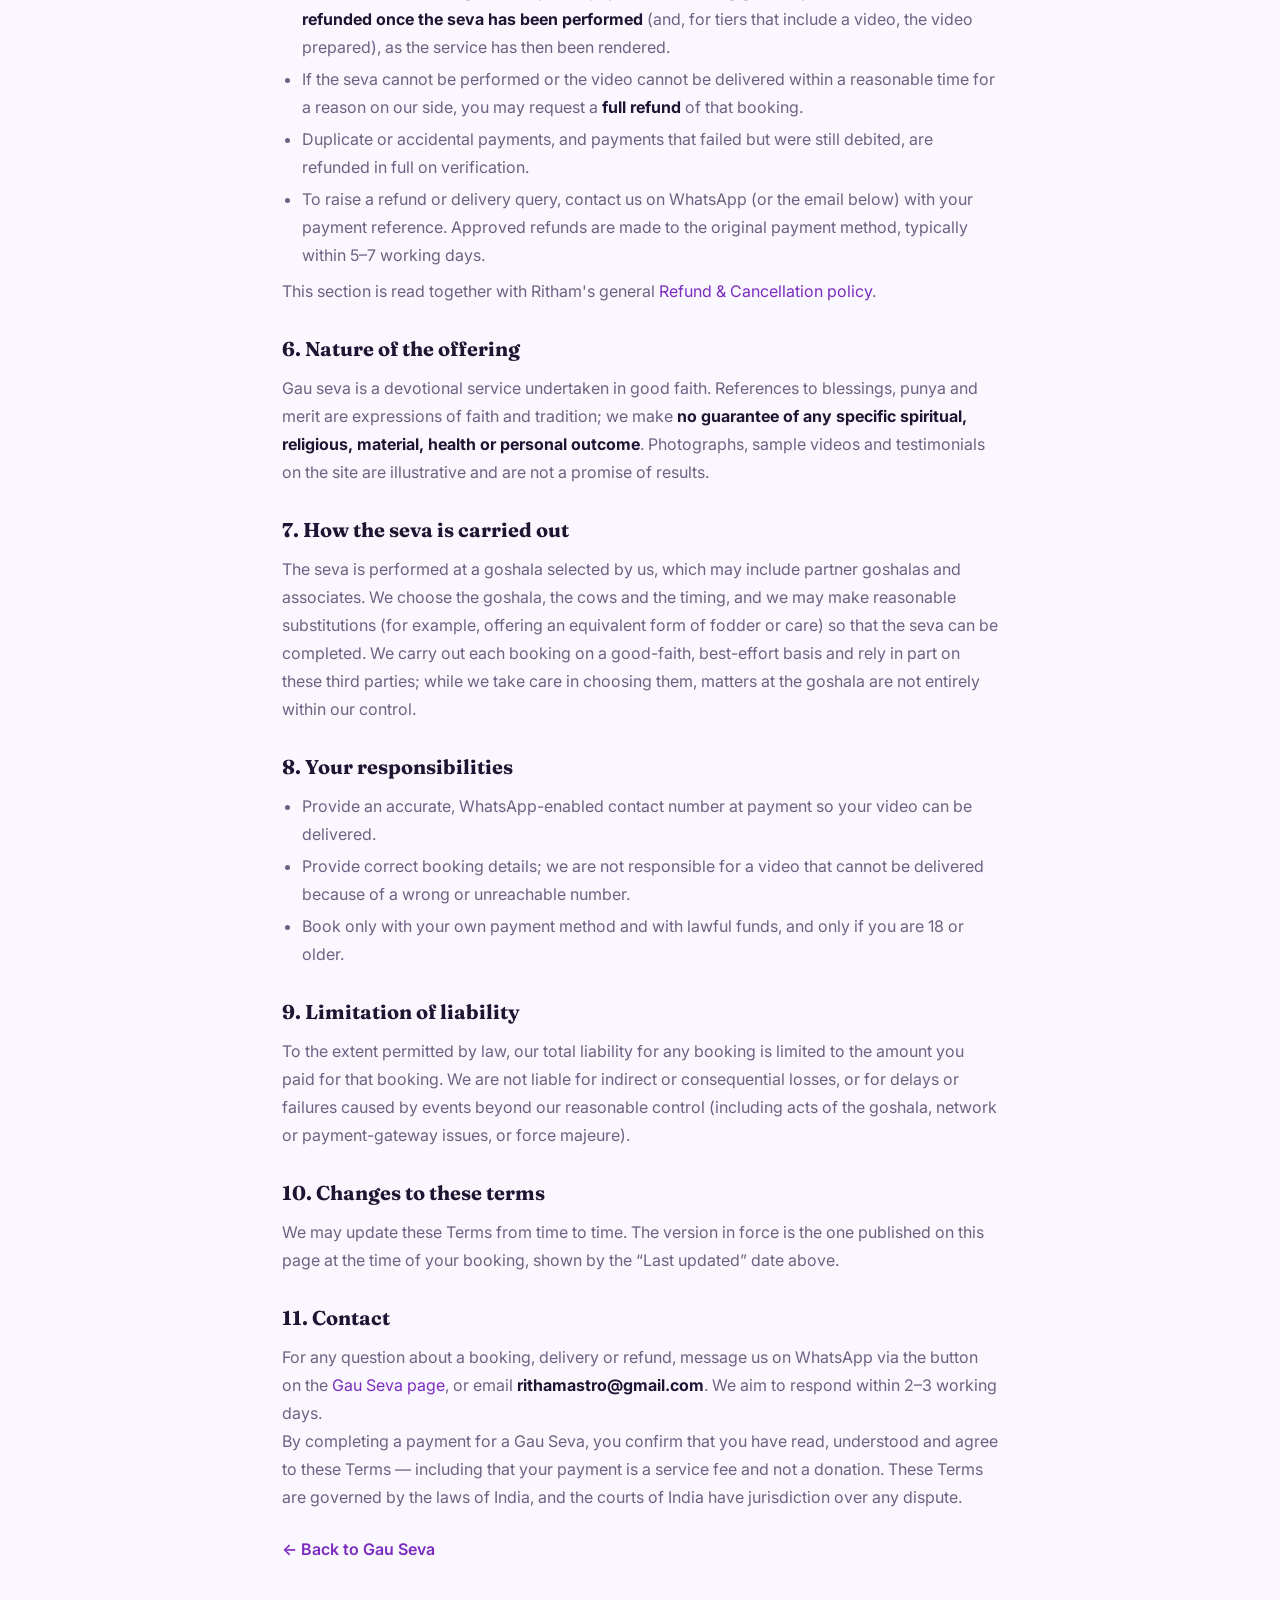
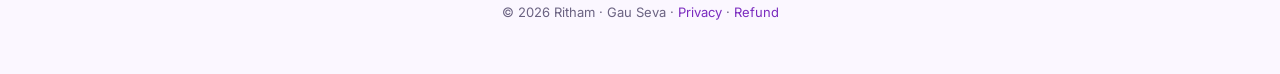
<file: website/gauseva/terms.html>
<!DOCTYPE html>
<html lang="en">
<head>
  <meta charset="UTF-8" />
  <meta name="viewport" content="width=device-width, initial-scale=1.0" />
  <title>Gau Seva — Terms &amp; Conditions · Ritham</title>
  <meta name="description" content="Terms & Conditions for Ritham Gau Seva — a paid seva service (not a donation). Your payment is a service fee: a portion funds the fodder and care offered to cows at partner goshalas, the remainder covers Ritham's service and operating costs. Covers the proof video delivered within 7 days, refunds and cancellations." />
  <link rel="icon" href="../favicon.png" />
  <link rel="preconnect" href="https://fonts.googleapis.com" />
  <link rel="preconnect" href="https://fonts.gstatic.com" crossorigin />
  <link href="https://fonts.googleapis.com/css2?family=Fraunces:opsz,wght@9..144,600;9..144,700&family=Inter:wght@400;500;600;700&display=swap" rel="stylesheet" />
  <style>
    :root{--magenta:#FF007F;--magenta-d:#D6006B;--violet:#7B2CBF;--violet-l:#9D4EDD;
      --grad:linear-gradient(135deg,#7B2CBF 0%,#FF007F 100%);--grad-soft:linear-gradient(135deg,rgba(123,44,191,.10),rgba(255,0,127,.08));
      --bg:#FBF7FF;--surface:#FFFFFF;--ink:#1E1533;--muted:#6B6382;--line:rgba(123,44,191,.16);--shadow-sm:0 4px 14px rgba(123,44,191,.08)}
    *{box-sizing:border-box;margin:0;padding:0}
    body{font-family:'Inter',system-ui,sans-serif;background:var(--bg);color:var(--ink);line-height:1.75;font-size:16px;-webkit-font-smoothing:antialiased}
    a{color:var(--violet);text-decoration:none}a:hover{text-decoration:underline}
    .wrap{max-width:760px;margin:0 auto;padding:0 22px}
    header.top{background:var(--grad);color:#fff;padding:14px 0}
    header.top .wrap{display:flex;align-items:center;gap:10px}
    header.top .brand{display:flex;align-items:center;gap:10px;font-family:'Fraunces',serif;font-weight:700;font-size:19px}
    header.top .brand img{width:26px;height:26px;border-radius:6px}
    h1{font-family:'Fraunces',serif;font-size:30px;margin:28px 0 6px;letter-spacing:-.01em}
    h2{font-family:'Fraunces',serif;font-size:20px;margin:26px 0 8px;color:var(--ink)}
    p,li{color:var(--muted)}
    ul{margin:8px 0 8px 20px}li{margin:4px 0}
    .updated{color:var(--muted);font-size:14px;margin-bottom:8px}
    .callout{background:var(--grad-soft);border:1px solid var(--line);border-radius:16px;padding:16px 18px;margin:18px 0;box-shadow:var(--shadow-sm)}
    .callout b{color:var(--ink)}
    footer{text-align:center;color:var(--muted);font-size:13px;padding:30px 22px 50px}
    .back{display:inline-block;margin:24px 0 8px;font-weight:600}
    strong{color:var(--ink)}
  </style>
</head>
<body>
  <header class="top">
    <div class="wrap"><span class="brand"><img src="../logo.png" alt="Ritham" /> Ritham · Gau Seva</span></div>
  </header>

  <main class="wrap">
    <h1>Gau Seva — Terms &amp; Conditions</h1>
    <p class="updated">Last updated: 21 August 2026</p>

    <div class="callout">
      <b>This is a paid seva service, not a donation.</b> When you book a Gau Seva you are purchasing a
      service that Ritham arranges on your behalf — the feeding and care of cows (gau mata) performed in
      your name, and, from the ₹101 seva tier upward, a video delivered to you as proof. <strong>Your payment is a service fee,
      not a charitable donation.</strong> A portion of it funds the fodder and care offered to the cows;
      the remainder covers Ritham's service, coordination and operating costs. Ritham is not a
      charitable trust or NGO, and this payment does <strong>not</strong> qualify for any tax exemption,
      80G benefit, or donation receipt.
    </div>

    <h2>1. What you are booking</h2>
    <p>Ritham (“we”, “us”, “our”) is a service provider that coordinates gau seva — the feeding and care
      of cows — which is physically carried out at a goshala (cow shelter), including through partner
      goshalas and associates. You are not contracting directly with the goshala; you are booking a
      service from Ritham, which arranges for the seva to be performed in your name. Each seva tier
      (₹11, ₹51, ₹101, ₹251, ₹501) represents the scope of seva your booking supports, shown as a
      “Seva” count on the page.</p>

    <h2>2. How your payment is used</h2>
    <p>The amount you pay is a single, all-inclusive <strong>service fee</strong> for arranging and
      documenting the seva. It is not held or forwarded by us as a donation. Broadly, a portion of the
      fee is applied to the cost of the fodder and care actually offered to the cows on your behalf,
      and the remainder covers Ritham's services — including coordination with the goshala,
      arrangement of the seva, filming and delivery of your proof video, payment-processing charges,
      support and general operating costs. The exact split may vary between bookings, goshalas and
      seva tiers, and we do not represent that any fixed proportion is passed on. By booking, you
      acknowledge and accept this arrangement.</p>

    <h2>3. Proof video &amp; delivery</h2>
    <p><strong>The proof video is included only from the ₹101 seva tier upward</strong> (₹101, ₹251 and
      ₹501). The <strong>₹11 and ₹51 sevas are performed as a pure seva in your name and do not include
      a proof video</strong> — for these tiers the fodder and care are still offered to the cows on your
      behalf, but no video is sent. This is stated on the booking page before you pay.</p>
    <p>For the tiers that include a video: after your payment is confirmed, the seva is arranged and a
      video of the seva is delivered to you on WhatsApp <strong>within 7 days</strong>. The video is
      shared to the WhatsApp number linked to your payment, so please ensure the contact number you
      provide at checkout is correct and reachable on WhatsApp. The video is provided as reasonable proof
      that seva was performed; because seva for multiple devotees may be carried out together at the
      goshala, the footage may show a shared feeding session rather than an individually isolated clip
      for each booking.</p>

    <h2>4. Payment &amp; pricing</h2>
    <p>All bookings are <strong>prepaid</strong> through a secure payment page (UPI / cards, powered by
      Razorpay). We do not collect or store your card details, and there is no cash on delivery. Prices
      are in Indian Rupees (₹) and are inclusive of the charges shown at checkout. We may revise seva
      tiers or pricing at any time; the price applicable to your booking is the one displayed when you
      pay.</p>

    <h2>5. Refunds &amp; cancellations</h2>
    <ul>
      <li>Because seva is arranged shortly after payment, a booking generally <strong>cannot be
        cancelled or refunded once the seva has been performed</strong> (and, for tiers that include a
        video, the video prepared), as the service has then been rendered.</li>
      <li>If the seva cannot be performed or the video cannot be delivered within a reasonable time for
        a reason on our side, you may request a <strong>full refund</strong> of that booking.</li>
      <li>Duplicate or accidental payments, and payments that failed but were still debited, are
        refunded in full on verification.</li>
      <li>To raise a refund or delivery query, contact us on WhatsApp (or the email below) with your
        payment reference. Approved refunds are made to the original payment method, typically within
        5–7 working days.</li>
    </ul>
    <p>This section is read together with Ritham's general
      <a href="../refund.html">Refund &amp; Cancellation policy</a>.</p>

    <h2>6. Nature of the offering</h2>
    <p>Gau seva is a devotional service undertaken in good faith. References to blessings, punya and
      merit are expressions of faith and tradition; we make <strong>no guarantee of any specific
      spiritual, religious, material, health or personal outcome</strong>. Photographs, sample videos
      and testimonials on the site are illustrative and are not a promise of results.</p>

    <h2>7. How the seva is carried out</h2>
    <p>The seva is performed at a goshala selected by us, which may include partner goshalas and
      associates. We choose the goshala, the cows and the timing, and we may make reasonable
      substitutions (for example, offering an equivalent form of fodder or care) so that the seva can be
      completed. We carry out each booking on a good-faith, best-effort basis and rely in part on these
      third parties; while we take care in choosing them, matters at the goshala are not entirely within
      our control.</p>

    <h2>8. Your responsibilities</h2>
    <ul>
      <li>Provide an accurate, WhatsApp-enabled contact number at payment so your video can be delivered.</li>
      <li>Provide correct booking details; we are not responsible for a video that cannot be delivered
        because of a wrong or unreachable number.</li>
      <li>Book only with your own payment method and with lawful funds, and only if you are 18 or older.</li>
    </ul>

    <h2>9. Limitation of liability</h2>
    <p>To the extent permitted by law, our total liability for any booking is limited to the amount you
      paid for that booking. We are not liable for indirect or consequential losses, or for delays or
      failures caused by events beyond our reasonable control (including acts of the goshala, network or
      payment-gateway issues, or force majeure).</p>

    <h2>10. Changes to these terms</h2>
    <p>We may update these Terms from time to time. The version in force is the one published on this
      page at the time of your booking, shown by the “Last updated” date above.</p>

    <h2>11. Contact</h2>
    <p>For any question about a booking, delivery or refund, message us on WhatsApp via the button on
      the <a href="index.html">Gau Seva page</a>, or email <strong>rithamastro@gmail.com</strong>. We
      aim to respond within 2–3 working days.</p>

    <p>By completing a payment for a Gau Seva, you confirm that you have read, understood and agree to
      these Terms — including that your payment is a service fee and not a donation. These Terms are
      governed by the laws of India, and the courts of India have jurisdiction over any dispute.</p>

    <a class="back" href="index.html">← Back to Gau Seva</a>
  </main>

  <footer>© 2026 Ritham · Gau Seva · <a href="../privacy.html">Privacy</a> · <a href="../refund.html">Refund</a></footer>
</body>
</html>
</file>
<file: website/styles.css>
/* Ritham — "The Cosmic Trail" · Deep Space Nocturne
   A dark, immersive scroll journey. Near-black void, neon magenta/violet,
   Fraunces (display) + Inter (body). No emojis. Motion respects reduce-motion. */

:root {
  --void: #05030F;
  --void2: #0B0718;
  --magenta: #FF007F;
  --magenta-l: #FF3D9A;
  --violet: #7B2CBF;
  --violet-l: #9D4EDD;
  --gold: #FFC24B;
  --turq: #00B8D9;
  --grad: linear-gradient(135deg, #7B2CBF 0%, #FF007F 100%);
  --grad-r: linear-gradient(135deg, #FF3D9A 0%, #9D4EDD 100%);

  --text: #F3EFFF;
  --muted: #B4ABD0;
  --dim: #837B9E;
  --line: rgba(157, 78, 221, 0.22);
  --line-strong: rgba(255, 61, 154, 0.4);
  --card: rgba(255, 255, 255, 0.045);
  --card-hover: rgba(255, 255, 255, 0.07);
  --maxw: 1140px;
}

* { box-sizing: border-box; margin: 0; padding: 0; }
html { scroll-behavior: smooth; }

body {
  background: var(--void);
  color: var(--text);
  font-family: 'Inter', system-ui, -apple-system, sans-serif;
  font-size: 16px; line-height: 1.75;
  -webkit-font-smoothing: antialiased;
  overflow-x: hidden;
}

/* Fixed starfield + nebula glow behind everything */
body::before {
  content: ''; position: fixed; inset: 0; z-index: -2; pointer-events: none;
  background:
    radial-gradient(1.5px 1.5px at 20% 30%, rgba(255,255,255,0.7), transparent),
    radial-gradient(1.5px 1.5px at 75% 15%, rgba(255,255,255,0.6), transparent),
    radial-gradient(1.5px 1.5px at 60% 60%, rgba(255,255,255,0.5), transparent),
    radial-gradient(1px 1px at 40% 80%, rgba(255,255,255,0.6), transparent),
    radial-gradient(1.5px 1.5px at 88% 70%, rgba(255,255,255,0.55), transparent),
    radial-gradient(1px 1px at 12% 65%, rgba(255,255,255,0.5), transparent),
    radial-gradient(1.5px 1.5px at 33% 12%, rgba(255,255,255,0.6), transparent);
  background-size: cover;
}
body::after {
  content: ''; position: fixed; inset: 0; z-index: -1; pointer-events: none;
  background:
    radial-gradient(ellipse 50% 40% at 12% 8%, rgba(255,0,127,0.10), transparent 60%),
    radial-gradient(ellipse 50% 45% at 90% 55%, rgba(123,44,191,0.14), transparent 60%),
    radial-gradient(ellipse 45% 40% at 30% 95%, rgba(0,184,217,0.07), transparent 60%);
}

.wrap { max-width: var(--maxw); margin: 0 auto; padding: 0 28px; }
.narrow { max-width: 800px; margin: 0 auto; padding: 0 28px; }

a { color: inherit; }
a.mail { color: var(--magenta-l); text-decoration: none; font-weight: 600; }
a.mail:hover { text-decoration: underline; }

.grad-text {
  background: var(--grad-r); -webkit-background-clip: text; background-clip: text;
  -webkit-text-fill-color: transparent; color: transparent;
}
.eyebrow { font-size: 11.5px; letter-spacing: 3.5px; text-transform: uppercase; font-weight: 700; margin-bottom: 14px; }

/* ── Buttons ────────────────────────────────────────────── */
.btn {
  display: inline-block; text-decoration: none; border-radius: 999px;
  padding: 15px 32px; font-size: 15.5px; font-weight: 700; transition: all 0.2s; cursor: pointer;
  position: relative; overflow: hidden;
}
.btn-primary { background: var(--grad); color: #fff; box-shadow: 0 10px 30px rgba(255,0,127,0.4); }
.btn-primary:hover { transform: translateY(-2px); box-shadow: 0 16px 40px rgba(255,0,127,0.55); }
.btn-ghost { border: 1.5px solid rgba(255,255,255,0.28); color: #fff; backdrop-filter: blur(6px); }
.btn-ghost:hover { background: rgba(255,255,255,0.08); border-color: rgba(255,255,255,0.5); }
.btn-primary::after {
  content: ''; position: absolute; top: 0; left: -140%; width: 60%; height: 100%;
  background: linear-gradient(100deg, transparent, rgba(255,255,255,0.5), transparent);
  transform: skewX(-18deg); transition: left 0.6s ease;
}
.btn-primary:hover::after { left: 140%; }

/* ── Header ─────────────────────────────────────────────── */
header {
  position: sticky; top: 0; z-index: 40;
  background: rgba(5, 3, 15, 0.6); backdrop-filter: blur(16px);
  border-bottom: 1px solid var(--line);
}
.nav { display: flex; align-items: center; justify-content: space-between; padding: 14px 28px; max-width: var(--maxw); margin: 0 auto; }
.nav-brand { display: flex; align-items: center; gap: 11px; text-decoration: none; }
.nav-brand img { width: 38px; height: 38px; border-radius: 50%; box-shadow: 0 0 16px rgba(255,0,127,0.6); }
.nav-brand .word { font-family: 'Fraunces', Georgia, serif; font-weight: 600; font-size: 23px; color: #fff; letter-spacing: 0.3px; }
.nav-links { display: flex; align-items: center; gap: 26px; }
.nav-links a { color: var(--muted); text-decoration: none; font-size: 14.5px; font-weight: 500; transition: color 0.2s; }
.nav-links a:hover { color: #fff; }
.nav-cta { color: #fff !important; background: var(--grad); border-radius: 999px; padding: 9px 20px !important; box-shadow: 0 6px 20px rgba(255,0,127,0.4); }
.nav-cta:hover { transform: translateY(-1px); }

/* ── Hero ───────────────────────────────────────────────── */
.hero {
  position: relative; min-height: 100vh; display: flex; flex-direction: column;
  align-items: center; justify-content: center; text-align: center;
  padding: 120px 28px 90px; overflow: hidden;
}
.hero-bg {
  position: absolute; inset: 0; z-index: 0;
  background: url('img/hero-cosmos.webp') center/cover no-repeat;
}
.hero-bg::after { content: ''; position: absolute; inset: 0; background: radial-gradient(ellipse 78% 68% at 50% 42%, transparent, rgba(5,3,15,0.28) 88%), linear-gradient(180deg, rgba(5,3,15,0.32), transparent 36%, rgba(5,3,15,0.78)); }
.hero > * { position: relative; z-index: 1; }
.hero-sigil {
  width: 160px; height: 160px; margin-bottom: 24px; mix-blend-mode: screen;
  -webkit-mask: radial-gradient(circle at 50% 50%, #000 72%, transparent 99%);
  mask: radial-gradient(circle at 50% 50%, #000 72%, transparent 99%);
  filter: drop-shadow(0 0 34px rgba(255,0,127,0.6));
  animation: float 7s ease-in-out infinite;
}
.hero .kicker {
  display: inline-block; font-size: 12px; letter-spacing: 3.5px; text-transform: uppercase; font-weight: 700;
  color: #fff; background: rgba(255,255,255,0.08); border: 1px solid rgba(255,255,255,0.2);
  padding: 8px 18px; border-radius: 999px; margin-bottom: 26px;
}
.hero h1 {
  font-family: 'Fraunces', Georgia, serif; font-weight: 600;
  font-size: clamp(40px, 7vw, 76px); line-height: 1.05; letter-spacing: -1px;
  max-width: 900px; margin: 0 auto 22px;
  text-shadow: 0 4px 40px rgba(0,0,0,0.6);
}
.hero h1 em { font-style: italic; background: var(--grad-r); -webkit-background-clip: text; background-clip: text; -webkit-text-fill-color: transparent; }
.hero .sub { color: #E4DEF5; font-size: 19.5px; max-width: 640px; margin: 0 auto 34px; text-shadow: 0 2px 20px rgba(0,0,0,0.6); }
.hero .cta-row { display: flex; gap: 16px; justify-content: center; flex-wrap: wrap; margin-bottom: 30px; }
.scroll-cue { position: absolute; bottom: 26px; left: 50%; transform: translateX(-50%); z-index: 1; color: var(--muted); font-size: 12px; letter-spacing: 2px; text-transform: uppercase; }
.scroll-cue .dot { display: block; width: 22px; height: 36px; margin: 10px auto 0; border: 2px solid rgba(255,255,255,0.4); border-radius: 12px; position: relative; }
.scroll-cue .dot::before { content: ''; position: absolute; top: 6px; left: 50%; width: 4px; height: 7px; margin-left: -2px; border-radius: 2px; background: #fff; animation: scrolldot 1.8s ease-in-out infinite; }

/* ── Google Play badge ──────────────────────────────────── */
.play-badge {
  display: inline-flex; align-items: center; gap: 12px; text-decoration: none;
  background: rgba(10,7,24,0.7); color: #fff; padding: 11px 22px; border-radius: 14px;
  border: 1px solid rgba(255,255,255,0.22); box-shadow: 0 12px 30px rgba(0,0,0,0.4); backdrop-filter: blur(6px);
  transition: transform 0.2s, box-shadow 0.2s;
}
.play-badge:hover { transform: translateY(-2px); box-shadow: 0 16px 40px rgba(255,0,127,0.3); }
.play-badge .pb-icon { width: 24px; height: 26px; flex: 0 0 auto; }
.play-badge .pb-text { display: flex; flex-direction: column; line-height: 1.1; text-align: left; }
.play-badge .pb-text small { font-size: 10.5px; letter-spacing: 1px; text-transform: uppercase; color: rgba(255,255,255,0.72); }
.play-badge .pb-text strong { font-family: 'Fraunces', Georgia, serif; font-size: 19px; font-weight: 600; }

/* ── Section scaffolding ────────────────────────────────── */
section { padding: 90px 0; position: relative; }
.section-head { text-align: center; max-width: 660px; margin: 0 auto 56px; }
h2 { font-family: 'Fraunces', Georgia, serif; font-weight: 600; font-size: clamp(30px, 4.4vw, 48px); line-height: 1.14; letter-spacing: -0.6px; }
.section-head p { color: var(--muted); font-size: 18px; margin-top: 16px; }

/* ── Trust strip ────────────────────────────────────────── */
.trust { display: flex; flex-wrap: wrap; gap: 14px 20px; justify-content: center; padding: 40px 28px 0; max-width: var(--maxw); margin: 0 auto; }
.trust .item { display: flex; align-items: center; gap: 9px; color: var(--muted); font-size: 14px; font-weight: 500; background: var(--card); border: 1px solid var(--line); padding: 10px 18px; border-radius: 999px; }
.trust .item svg { width: 18px; height: 18px; color: var(--magenta-l); }

/* ── Coming-soon band ───────────────────────────────────── */
.playband { padding: 40px 0; }
.playband-inner {
  position: relative; overflow: hidden; border-radius: 28px; padding: 46px 40px; color: #fff;
  display: flex; align-items: center; gap: 30px; flex-wrap: wrap; justify-content: center; text-align: center;
  background: linear-gradient(135deg, rgba(23,8,43,0.9), rgba(61,10,41,0.9));
  border: 1px solid var(--line-strong); box-shadow: 0 20px 60px rgba(123,44,191,0.3);
}
.playband-inner::before { content: ''; position: absolute; inset: 0; background: radial-gradient(ellipse 40% 60% at 15% 20%, rgba(255,0,127,0.3), transparent 60%), radial-gradient(ellipse 40% 60% at 85% 90%, rgba(0,184,217,0.24), transparent 60%); }
.playband-inner > * { position: relative; z-index: 1; }
.playband .pb-glyph { width: 78px; height: 78px; border-radius: 20px; flex: 0 0 auto; background: rgba(255,255,255,0.06); border: 1px solid rgba(255,255,255,0.2); display: flex; align-items: center; justify-content: center; }
.playband .pb-glyph svg { width: 38px; height: 42px; }
.playband .pb-copy { max-width: 540px; }
.playband h2 { margin-bottom: 8px; }
.playband p { color: rgba(255,255,255,0.86); font-size: 16.5px; }

/* Waitlist / notify form */
.notify-form { display: flex; flex-wrap: wrap; align-items: center; justify-content: center; gap: 10px; flex: 0 0 auto; }
.notify-input {
  min-width: 220px; padding: 13px 16px; border-radius: 999px; font: inherit; font-size: 15px;
  color: #fff; background: rgba(255,255,255,0.08); border: 1px solid rgba(255,255,255,0.28); outline: none;
}
.notify-input::placeholder { color: rgba(255,255,255,0.55); }
.notify-input:focus { border-color: rgba(255,255,255,0.7); background: rgba(255,255,255,0.14); }
.notify-hp { display: none !important; }
.notify-btn { cursor: pointer; }
.notify-btn[disabled] { opacity: 0.6; cursor: default; }
.notify-msg { flex-basis: 100%; margin: 4px 0 0; min-height: 20px; font-size: 14.5px; color: rgba(255,255,255,0.92); }
.notify-msg.ok { color: #8affce; }
.notify-msg.err { color: #ffb0c8; }

/* ── The Journey / cosmic trail ─────────────────────────── */
.journey { position: relative; padding-top: 40px; }
.waypoints { position: relative; z-index: 3; max-width: 1060px; margin: 0 auto; }

/* Cosmic trail — lives inside .waypoints so it begins at the first stop, not over the heading */
.trail-line { position: absolute; left: 50%; top: 24px; bottom: 60px; width: 2px; transform: translateX(-1px); z-index: 0; background: linear-gradient(180deg, rgba(255,0,127,0.04), rgba(157,78,221,0.4) 10%, rgba(157,78,221,0.4) 90%, rgba(0,184,217,0.04)); }
.trail-fill { position: absolute; left: 50%; top: 24px; width: 2px; transform: translateX(-1px); height: 0; z-index: 1; background: var(--grad-r); box-shadow: 0 0 14px rgba(255,0,127,0.85); }
.trail-comet { position: absolute; left: 50%; top: 24px; width: 15px; height: 15px; margin-left: -7.5px; margin-top: -7.5px; z-index: 4; pointer-events: none; border-radius: 50%; background: radial-gradient(circle, #ffffff 0%, #FF3D9A 46%, rgba(255,0,127,0) 74%); box-shadow: 0 0 12px 3px rgba(255,0,127,0.9), 0 0 28px 10px rgba(123,44,191,0.5); }
.trail-comet::before { content: ''; position: absolute; left: 50%; bottom: 100%; transform: translateX(-50%); width: 3px; height: 70px; border-radius: 3px; background: linear-gradient(to top, rgba(255,61,154,0.85), rgba(255,61,154,0)); }

.waypoint { position: relative; display: grid; grid-template-columns: 1fr 1fr; gap: 64px; align-items: center; padding: 44px 0 90px; }
.waypoint.reverse .wp-media { order: 2; }
.wp-node { position: absolute; left: 50%; top: 74px; transform: translate(-50%, -50%); width: 16px; height: 16px; border-radius: 50%; background: var(--grad); box-shadow: 0 0 0 5px rgba(255,0,127,0.14), 0 0 20px rgba(255,0,127,0.8); z-index: 5; animation: nodePulse 3s ease-in-out infinite; }
.wp-media { display: flex; justify-content: center; }
.wp-media img {
  width: 100%; max-width: 430px; height: auto; mix-blend-mode: screen;
  -webkit-mask: radial-gradient(circle at 50% 50%, #000 58%, transparent 90%);
  mask: radial-gradient(circle at 50% 50%, #000 58%, transparent 90%);
  filter: drop-shadow(0 8px 44px rgba(255,0,127,0.32));
  animation: float 8s ease-in-out infinite;
}
.wp-text .step-label { font-size: 12px; letter-spacing: 2px; text-transform: uppercase; color: var(--dim); font-weight: 700; margin-bottom: 10px; }
.wp-text h3 { font-family: 'Fraunces', Georgia, serif; font-weight: 600; font-size: clamp(26px, 3.6vw, 38px); line-height: 1.15; letter-spacing: -0.5px; margin-bottom: 14px; }
.wp-text p { color: var(--muted); font-size: 16.5px; }
.wp-text .wp-list { list-style: none; margin-top: 18px; }
.wp-text .wp-list li { position: relative; padding: 5px 0 5px 26px; color: var(--muted); font-size: 15px; }
.wp-text .wp-list li::before { content: ''; position: absolute; left: 0; top: 12px; width: 14px; height: 8px; border-left: 2px solid var(--magenta-l); border-bottom: 2px solid var(--magenta-l); transform: rotate(-45deg); }
.wp-text .wp-tag { display: inline-block; margin-top: 18px; font-size: 12px; font-weight: 700; letter-spacing: 0.5px; text-transform: uppercase; padding: 6px 14px; border-radius: 999px; background: rgba(18,165,148,0.16); color: #4fe3cf; border: 1px solid rgba(18,165,148,0.3); }

/* ── Cards (glass) ──────────────────────────────────────── */
.glass { background: var(--card); border: 1px solid var(--line); border-radius: 20px; backdrop-filter: blur(8px); transition: transform 0.25s, border-color 0.25s, background 0.25s; }
.glass:hover { transform: translateY(-4px); background: var(--card-hover); border-color: var(--line-strong); }

/* ── How it works ───────────────────────────────────────── */
.steps { display: grid; grid-template-columns: repeat(auto-fit, minmax(250px, 1fr)); gap: 24px; }
.step { text-align: center; padding: 34px 26px; }
.step .num { width: 60px; height: 60px; margin: 0 auto 18px; background: var(--grad); border-radius: 50%; display: flex; align-items: center; justify-content: center; font-family: 'Fraunces', serif; font-size: 26px; font-weight: 600; color: #fff; box-shadow: 0 10px 26px rgba(255,0,127,0.4); }
.step h3 { font-family: 'Fraunces', serif; font-weight: 600; font-size: 21px; margin-bottom: 8px; }
.step p { color: var(--muted); font-size: 15px; }

/* ── Sacred Offerings (puja & chadhava) ─────────────────── */
.offer-grid { display: grid; grid-template-columns: repeat(auto-fit, minmax(300px, 1fr)); gap: 26px; margin-top: 40px; }
.offer-card { display: flex; flex-direction: column; overflow: hidden; text-decoration: none; color: inherit; }
.offer-media { aspect-ratio: 16 / 10; overflow: hidden; }
.offer-media img { width: 100%; height: 100%; object-fit: cover; display: block; transition: transform 0.5s ease; }
.offer-card:hover .offer-media img { transform: scale(1.05); }
.offer-body { padding: 22px 26px 26px; }
.offer-eyebrow { font-size: 11.5px; letter-spacing: 2.5px; text-transform: uppercase; font-weight: 700; margin-bottom: 12px; }
.offer-body h3 { font-family: 'Fraunces', Georgia, serif; font-weight: 600; font-size: 24px; line-height: 1.2; letter-spacing: -0.4px; margin-bottom: 10px; }
.offer-body p { color: var(--muted); font-size: 15px; line-height: 1.6; }
.offer-link { display: inline-block; margin-top: 16px; font-weight: 600; font-size: 14.5px; color: var(--magenta-l); transition: transform 0.2s; }
.offer-card:hover .offer-link { transform: translateX(3px); }

/* ── App Demo (screenshots) ─────────────────────────────── */
.shots { display: grid; grid-template-columns: repeat(auto-fit, minmax(220px, 1fr)); gap: 34px 26px; }
.shot { margin: 0; text-align: center; }
.shot .phone {
  position: relative;
  margin: 0 auto;
  max-width: 258px;
  padding: 10px;
  border-radius: 34px;
  background: linear-gradient(160deg, rgba(157,78,221,0.28), rgba(255,0,127,0.16));
  border: 1px solid var(--line-strong);
  box-shadow: 0 24px 60px rgba(123,44,191,0.32), inset 0 0 0 1px rgba(255,255,255,0.04);
  transition: transform 0.25s, box-shadow 0.25s;
}
.shot .phone::before {
  content: ''; position: absolute; top: 16px; left: 50%; transform: translateX(-50%);
  width: 54px; height: 5px; border-radius: 999px; background: rgba(0,0,0,0.55); z-index: 2;
}
.shot:hover .phone { transform: translateY(-6px); box-shadow: 0 30px 70px rgba(255,0,127,0.3); }
.shot .phone img { display: block; width: 100%; border-radius: 26px; }
.shot figcaption { margin-top: 16px; color: var(--muted); font-size: 14.5px; font-weight: 600; }
.demo-note { text-align: center; color: var(--dim); font-size: 14px; margin: 40px auto 0; max-width: 760px; }
.demo-note strong { color: var(--muted); }

/* ── Pricing ────────────────────────────────────────────── */
.price-grid { display: grid; grid-template-columns: repeat(auto-fit, minmax(270px, 1fr)); gap: 22px; }
.price-card { padding: 30px 28px; position: relative; }
.price-card.featured { border-color: var(--magenta); box-shadow: 0 0 40px rgba(255,0,127,0.18); }
.price-card .badge { position: absolute; top: -12px; left: 28px; background: var(--grad); color: #fff; font-size: 11px; font-weight: 700; letter-spacing: 0.5px; text-transform: uppercase; padding: 5px 13px; border-radius: 999px; box-shadow: 0 6px 16px rgba(255,0,127,0.4); }
.price-card .pc-head { display: flex; align-items: center; gap: 12px; margin-bottom: 8px; }
.price-card .pc-ico { width: 44px; height: 44px; border-radius: 12px; background: var(--grad); display: flex; align-items: center; justify-content: center; flex: 0 0 auto; box-shadow: 0 8px 18px rgba(255,0,127,0.3); }
.price-card .pc-ico svg { width: 22px; height: 22px; color: #fff; }
.price-card h3 { font-family: 'Fraunces', serif; font-weight: 600; font-size: 22px; }
.price-card .from { color: var(--dim); font-size: 12.5px; text-transform: uppercase; letter-spacing: 1px; }
.price-card .amount { font-family: 'Fraunces', serif; font-size: 32px; font-weight: 600; margin: 2px 0 14px; }
.price-card .amount span { font-size: 15px; font-weight: 500; color: var(--muted); font-family: 'Inter', sans-serif; }
.price-table { list-style: none; border-top: 1px solid var(--line); }
.price-table li { display: flex; justify-content: space-between; gap: 12px; padding: 9px 0; border-bottom: 1px solid var(--line); font-size: 14.5px; }
.price-table li span { color: var(--muted); }
.price-table li strong { color: #fff; font-weight: 600; white-space: nowrap; }
.price-cta { text-align: center; margin-top: 8px; }
.price-cta .btn { margin-bottom: 6px; }
.price-cta .price-note { margin-top: 18px; }
.price-note { text-align: center; color: var(--dim); font-size: 14px; margin-top: 34px; max-width: 780px; margin-left: auto; margin-right: auto; }
.price-note strong { color: var(--muted); }

/* ── Sign-in note ───────────────────────────────────────── */
.signin-note { padding: 32px 36px; color: var(--muted); max-width: 800px; margin: 0 auto; }
.signin-note strong { color: #fff; font-weight: 600; }

/* ── FAQ ────────────────────────────────────────────────── */
.faq { max-width: 800px; margin: 0 auto; }
.faq details { border-bottom: 1px solid var(--line); padding: 20px 4px; }
.faq summary { cursor: pointer; list-style: none; font-family: 'Fraunces', serif; font-size: 21px; font-weight: 600; color: #fff; display: flex; justify-content: space-between; align-items: center; gap: 16px; }
.faq summary::-webkit-details-marker { display: none; }
.faq summary::after { content: '+'; color: var(--magenta-l); font-size: 26px; font-family: 'Inter', sans-serif; transition: transform 0.2s; }
.faq details[open] summary::after { transform: rotate(45deg); }
.faq details p { color: var(--muted); font-size: 15px; margin-top: 12px; }

/* ── Arrival CTA ────────────────────────────────────────── */
.arrival { position: relative; text-align: center; padding: 130px 28px; overflow: hidden; }
.arrival-bg { position: absolute; inset: 0; z-index: 0; background: url('img/arrival-cosmos.webp') center/cover no-repeat; }
.arrival-bg::after { content: ''; position: absolute; inset: 0; background: radial-gradient(ellipse 80% 78% at 50% 48%, transparent, rgba(5,3,15,0.42) 88%), linear-gradient(180deg, rgba(5,3,15,0.62), transparent 46%, rgba(5,3,15,0.92)); }
.arrival > * { position: relative; z-index: 1; }
.arrival h2 { font-size: clamp(32px, 5vw, 56px); margin-bottom: 16px; text-shadow: 0 4px 40px rgba(0,0,0,0.7); }
.arrival p { color: #E4DEF5; font-size: 18.5px; max-width: 600px; margin: 0 auto 32px; text-shadow: 0 2px 20px rgba(0,0,0,0.7); }

/* ── Footer ─────────────────────────────────────────────── */
footer { border-top: 1px solid var(--line); background: rgba(5,3,15,0.6); padding: 56px 0 34px; }
.footer-grid { display: flex; flex-wrap: wrap; gap: 34px 60px; justify-content: space-between; }
.footer-brand { max-width: 330px; }
.footer-brand .fb-row { display: flex; align-items: center; gap: 12px; margin-bottom: 14px; }
.footer-brand img { width: 42px; height: 42px; border-radius: 50%; box-shadow: 0 0 16px rgba(255,0,127,0.6); }
.footer-brand .word { font-family: 'Fraunces', serif; font-weight: 600; font-size: 25px; color: #fff; }
.footer-brand p { color: var(--muted); font-size: 14px; }
.footer-col h4 { color: #fff; font-size: 12.5px; letter-spacing: 2px; text-transform: uppercase; margin-bottom: 14px; }
.footer-col a, .footer-col span { display: block; color: var(--muted); text-decoration: none; font-size: 14px; margin-bottom: 10px; }
.footer-col a:hover { color: var(--magenta-l); }
.footer-bottom, .footer-inner { border-top: 1px solid var(--line); margin-top: 36px; padding-top: 22px; display: flex; flex-wrap: wrap; gap: 8px 20px; justify-content: space-between; align-items: center; }
.footer-inner { border-top: none; margin-top: 0; }
.copy { color: var(--dim); font-size: 13px; }
.footer-bottom .mini a, .footer-links a { color: var(--dim); text-decoration: none; font-size: 13px; margin-left: 18px; }
.footer-bottom .mini a:hover, .footer-links a:hover { color: var(--magenta-l); }
.footer-links { display: flex; gap: 4px; flex-wrap: wrap; }

/* ── Legal pages (dark) ─────────────────────────────────── */
.legal { padding: 70px 28px 50px; max-width: 820px; margin: 0 auto; }
.legal .brand-eyebrow { font-size: 11.5px; letter-spacing: 4px; font-weight: 700; text-transform: uppercase; }
.legal h1 { font-family: 'Fraunces', serif; font-weight: 600; font-size: clamp(34px, 6vw, 48px); margin-top: 10px; letter-spacing: -0.5px; }
.legal .updated { color: var(--dim); font-size: 13px; margin-top: 6px; }
.legal .intro { color: var(--muted); font-size: 17.5px; margin-top: 20px; }
.legal .divider { height: 1px; background: var(--line); margin: 28px 0; }
.legal h2 { font-family: 'Fraunces', serif; font-size: 23px; color: #fff; margin: 32px 0 10px; }
.legal p { color: var(--muted); font-size: 15.5px; white-space: pre-line; }
.legal ul { margin: 8px 0 8px 22px; }
.legal li { color: var(--muted); font-size: 15.5px; margin-bottom: 6px; }
.legal .footer-note { color: var(--dim); font-size: 13px; font-style: italic; margin-top: 26px; }

/* ── Reveals & motion ───────────────────────────────────── */
.reveal { opacity: 0; transform: translateY(24px); transition: opacity 0.8s ease, transform 0.8s ease; }
.reveal.in { opacity: 1; transform: none; }
.reveal-l { opacity: 0; transform: translateX(-48px); transition: opacity 0.9s ease, transform 0.9s ease; }
.reveal-r { opacity: 0; transform: translateX(48px); transition: opacity 0.9s ease, transform 0.9s ease; }
.reveal-l.in, .reveal-r.in { opacity: 1; transform: none; }

@keyframes float { 0%,100% { transform: translateY(0); } 50% { transform: translateY(-12px); } }
@keyframes nodePulse { 0%,100% { box-shadow: 0 0 0 5px rgba(255,0,127,0.12), 0 0 16px rgba(255,0,127,0.7); } 50% { box-shadow: 0 0 0 8px rgba(255,0,127,0.06), 0 0 26px rgba(255,0,127,0.95); } }
@keyframes scrolldot { 0% { opacity: 0; transform: translateY(0); } 40% { opacity: 1; } 80% { opacity: 0; transform: translateY(12px); } 100% { opacity: 0; } }

@media (prefers-reduced-motion: reduce) {
  .reveal, .reveal-l, .reveal-r { opacity: 1 !important; transform: none !important; transition: none; }
  html { scroll-behavior: auto; }
  .hero-sigil, .wp-media img, .wp-node, .scroll-cue .dot::before { animation: none !important; }
  .btn-primary::after { display: none; }
  .trail-comet { display: none; }
}

/* ── Responsive ─────────────────────────────────────────── */
@media (max-width: 860px) {
  .trail-line, .trail-fill, .trail-comet { left: 22px; }
  .wp-node { left: 22px; top: 40px; }
  .waypoint { grid-template-columns: 1fr; gap: 28px; padding: 30px 0 70px 20px; text-align: left; }
  .waypoint.reverse .wp-media { order: 0; }
  .wp-media img { max-width: 260px; }
}
@media (max-width: 640px) {
  .nav-links { gap: 14px; }
  .nav-links a:not(.nav-cta) { display: none; }
  section { padding: 64px 0; }
  .hero { min-height: 92vh; padding-top: 100px; }
  .playband-inner { padding: 34px 24px; }
  .playband .pb-copy { max-width: 100%; }
  .notify-form { flex-direction: column; align-items: stretch; width: 100%; gap: 12px; }
  .notify-input { min-width: 0; width: 100%; text-align: center; }
  .notify-btn { width: 100%; }
  .notify-msg { text-align: center; }
}
</file>
